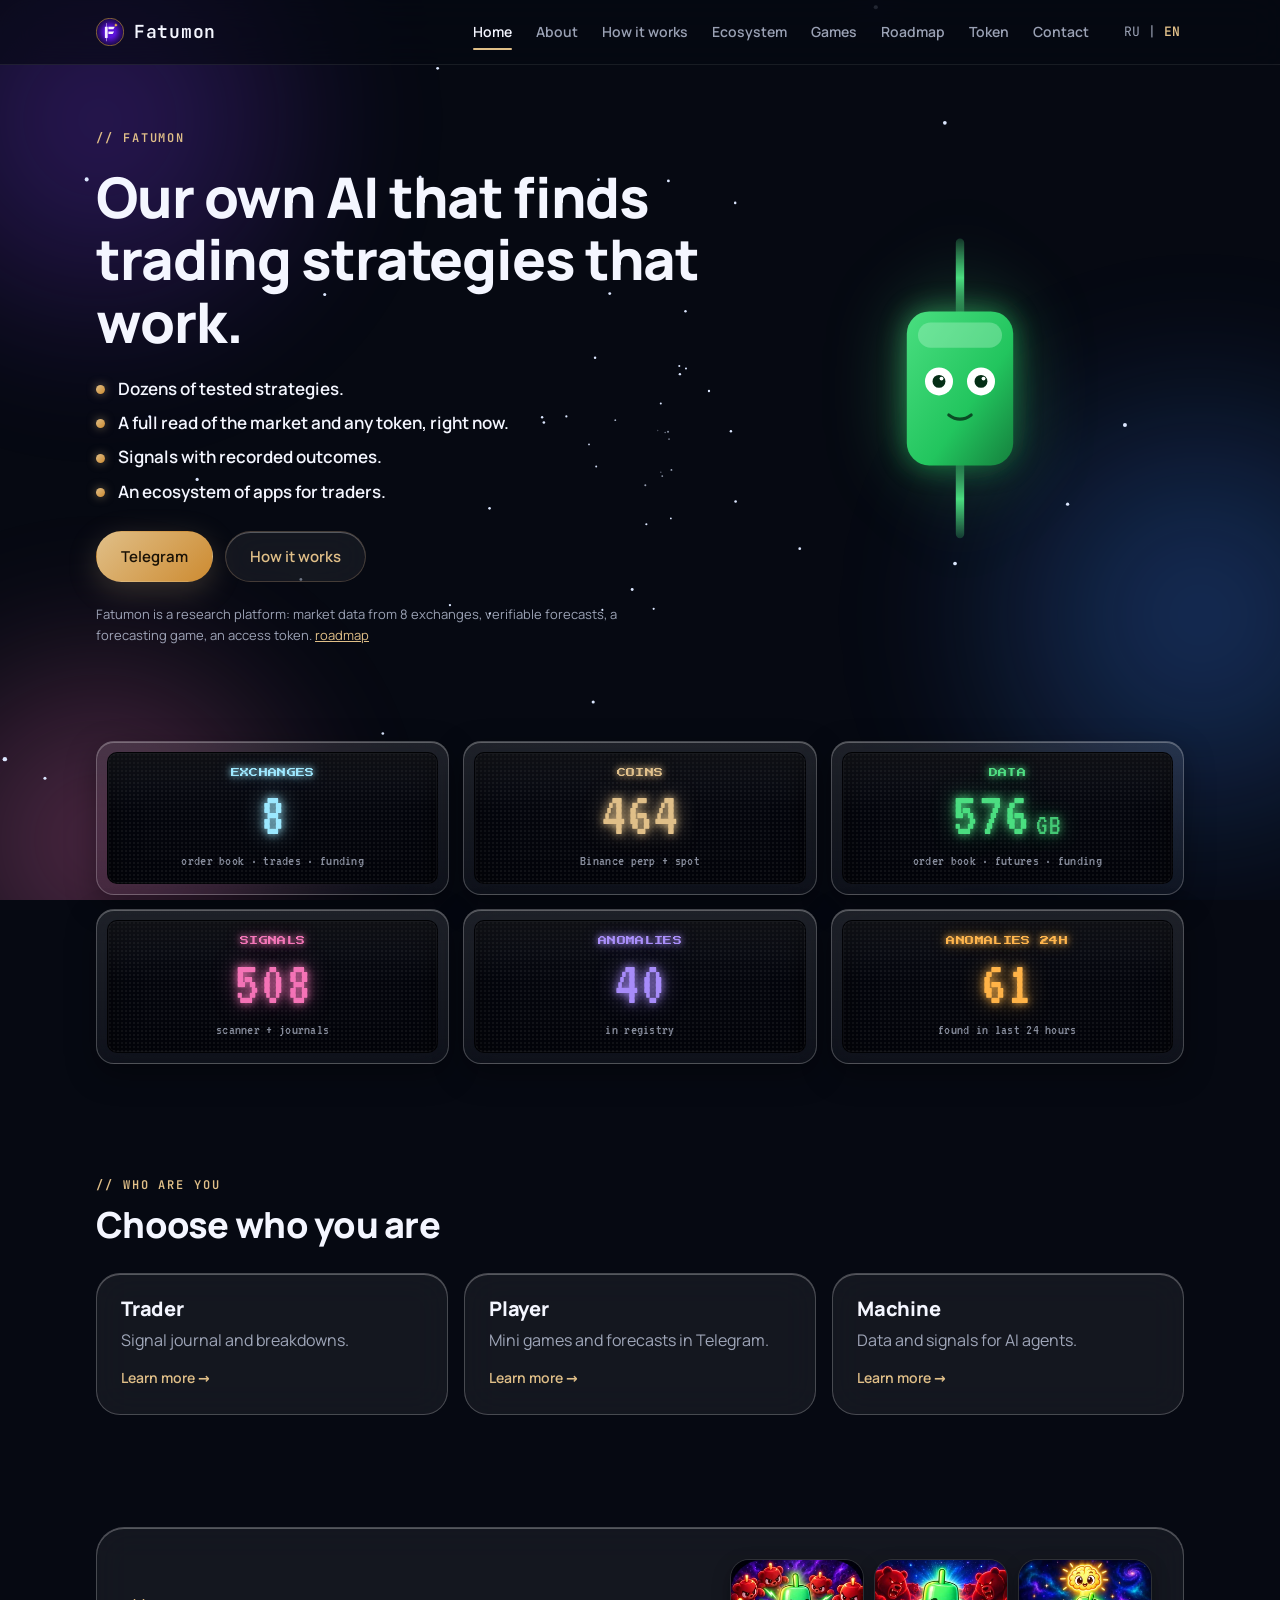
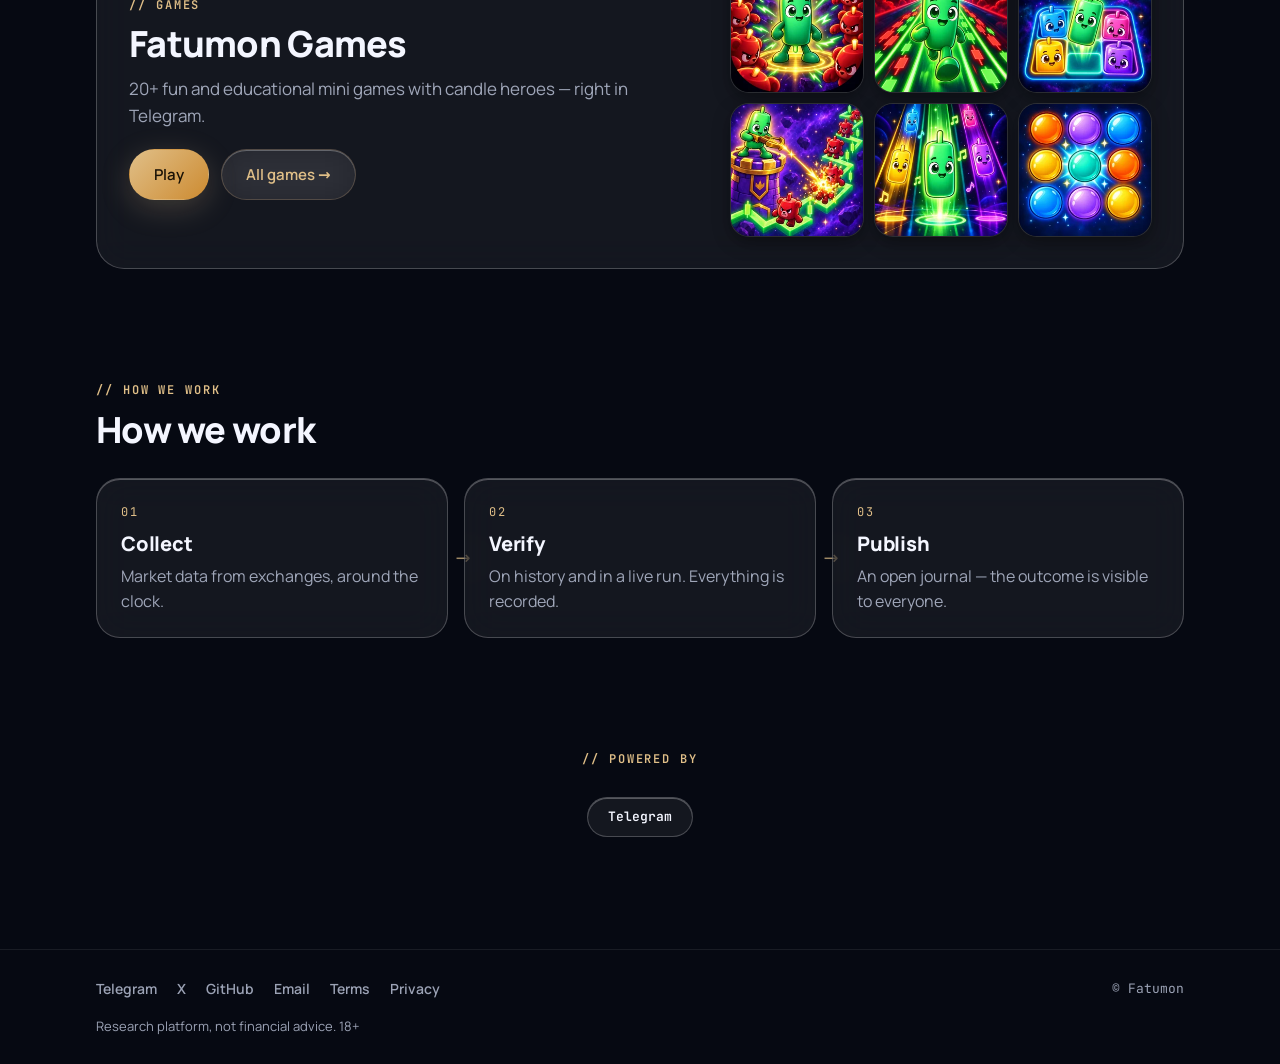
<file: index.html>
<!doctype html>
<html lang="ru" class="i18n-loading">
<head>
<meta charset="utf-8">
<meta name="viewport" content="width=device-width,initial-scale=1">
<title data-i18n="home.title">Fatumon — собственный ИИ для торговых стратегий</title>
<meta name="description" content="Fatumon — исследовательская платформа: рыночные данные с 8 бирж, проверяемые прогнозы, игра на прогнозах, токен доступа." data-i18n-attr="content:home.meta">
<meta property="og:title" content="Fatumon — собственный ИИ для торговых стратегий" data-i18n-attr="content:home.title">
<meta property="og:description" content="Fatumon — исследовательская платформа: рыночные данные с 8 бирж, проверяемые прогнозы, игра на прогнозах, токен доступа." data-i18n-attr="content:home.meta">
<meta property="og:type" content="website">
<meta property="og:url" content="https://fatumon.com/">
<meta property="og:site_name" content="Fatumon">
<meta property="og:image" content="https://fatumon.com/assets/brand/og-image.png">
<meta property="og:image:width" content="1200">
<meta property="og:image:height" content="630">
<meta property="og:image:alt" content="Fatumon — знак проекта" data-i18n-attr="content:common.og.alt">
<meta name="twitter:card" content="summary_large_image">
<meta name="twitter:site" content="@fatumon_token">
<meta name="twitter:image" content="https://fatumon.com/assets/brand/og-image.png">
<meta name="twitter:image:alt" content="Fatumon — знак проекта" data-i18n-attr="content:common.og.alt">
<meta name="theme-color" content="#060912">
<link rel="icon" href="assets/brand/favicon.ico" sizes="any">
<link rel="icon" type="image/svg+xml" href="assets/brand/logo.svg">
<link rel="apple-touch-icon" href="assets/brand/apple-touch-icon.png">
<link rel="stylesheet" href="assets/style.css">
<script src="assets/app.js" defer></script>
<noscript><style>html.i18n-loading body{visibility:visible}</style></noscript>
</head>
<body data-page="home">

<div class="bg" aria-hidden="true">
  <div class="blob blob-violet"></div>
  <div class="blob blob-blue"></div>
  <div class="blob blob-pink"></div>
  <canvas id="stars"></canvas>
</div>

<header class="site-head">
  <div class="wrap head-inner">
    <a class="logo" href="./"><img src="assets/brand/logo.svg" alt="" width="28" height="28"><span>Fatumon</span></a>
    <nav class="nav" id="nav" aria-label="Основная навигация" data-i18n-attr="aria-label:common.nav.label">
      <a href="./" data-nav="home" data-i18n="common.nav.home">Главная</a>
      <a href="about/" data-nav="about" data-i18n="common.nav.about">О нас</a>
      <a href="how/" data-nav="how" data-i18n="common.nav.how">Как это работает</a>
      <a href="ecosystem/" data-nav="ecosystem" data-i18n="common.nav.ecosystem">Экосистема</a>
      <a href="games/" data-nav="games" data-i18n="common.nav.games">Игры</a>
      <a href="roadmap/" data-nav="roadmap" data-i18n="common.nav.roadmap">Дорожная карта</a>
      <a href="token/" data-nav="token" data-i18n="common.nav.token">Токен</a>
      <a href="contact/" data-nav="contact" data-i18n="common.nav.contact">Контакты</a>
    </nav>
    <div class="head-tools">
      <div class="lang" role="group" aria-label="Язык" data-i18n-attr="aria-label:common.lang.label">
        <button type="button" data-lang="ru" aria-pressed="true">RU</button>
        <span aria-hidden="true">|</span>
        <button type="button" data-lang="en" aria-pressed="false">EN</button>
      </div>
      <button type="button" class="burger" aria-expanded="false" aria-controls="nav" aria-label="Меню" data-i18n-attr="aria-label:common.burger">
        <svg class="ic-open" viewBox="0 0 20 20" fill="none" stroke="currentColor" stroke-width="2" stroke-linecap="round"><path d="M3 5h14M3 10h14M3 15h14"/></svg>
        <svg class="ic-close" viewBox="0 0 20 20" fill="none" stroke="currentColor" stroke-width="2" stroke-linecap="round"><path d="M5 5l10 10M15 5L5 15"/></svg>
      </button>
    </div>
  </div>
</header>

<main>
  <!-- 1. Герой -->
  <section class="wrap hero">
    <div>
      <span class="tag" data-i18n="home.hero.tag">// FATUMON</span>
      <h1 data-i18n="home.hero.title">Собственный ИИ, который находит рабочие торговые стратегии.</h1>
      <ul class="hero-lines">
        <li data-i18n="home.hero.line1">Десятки проверенных стратегий.</li>
        <li data-i18n="home.hero.line2">Полный анализ рынка и любого токена в моменте.</li>
        <li data-i18n="home.hero.line3">Сигналы с результатом.</li>
        <li data-i18n="home.hero.line4">Экосистема приложений для трейдера.</li>
      </ul>
      <div class="hero-actions">
        <a class="btn btn-primary" href="https://t.me/fatumon" target="_blank" rel="noopener" data-i18n="home.hero.telegram">Telegram</a>
        <a class="btn btn-ghost" href="how/" data-i18n="home.hero.how">Как это работает</a>
      </div>
      <p class="hero-note">
        <span data-i18n="home.hero.note">Fatumon — исследовательская платформа: рыночные данные с 8 бирж, проверяемые прогнозы, игра на прогнозах, токен доступа.</span>
        <a href="roadmap/" data-i18n="home.hero.roadmap">дорожная карта</a>
      </p>
    </div>
    <div class="mascot">
      <svg id="mascot" viewBox="0 0 200 240" role="img" aria-label="Маскот Fatumon — зелёная свеча с глазами" data-i18n-attr="aria-label:home.mascot.alt">
        <defs>
          <linearGradient id="mg" x1="0" y1="0" x2="1" y2="1">
            <stop offset="0" stop-color="#4ADE80"/>
            <stop offset=".6" stop-color="#22C55E"/>
            <stop offset="1" stop-color="#15803D"/>
          </linearGradient>
          <linearGradient id="mw" x1="0" y1="0" x2="0" y2="1">
            <stop offset="0" stop-color="#4ADE80" stop-opacity=".2"/>
            <stop offset=".5" stop-color="#4ADE80"/>
            <stop offset="1" stop-color="#4ADE80" stop-opacity=".2"/>
          </linearGradient>
          <filter id="mglow" x="-50%" y="-50%" width="200%" height="200%">
            <feGaussianBlur stdDeviation="10"/>
          </filter>
        </defs>
        <rect x="62" y="66" width="76" height="110" rx="16" fill="url(#mg)" opacity=".55" filter="url(#mglow)"/>
        <rect x="97" y="14" width="6" height="56" rx="3" fill="url(#mw)"/>
        <rect x="97" y="172" width="6" height="56" rx="3" fill="url(#mw)"/>
        <rect x="62" y="66" width="76" height="110" rx="16" fill="url(#mg)"/>
        <rect x="70" y="74" width="60" height="18" rx="9" fill="#BBF7D0" opacity=".35"/>
        <g class="eye">
          <circle cx="85" cy="116" r="10" fill="#fff"/>
          <g class="pupil">
            <circle cx="85" cy="116" r="4.6" fill="#052e16"/>
            <circle cx="86.8" cy="114" r="1.4" fill="#fff"/>
          </g>
        </g>
        <g class="eye">
          <circle cx="115" cy="116" r="10" fill="#fff"/>
          <g class="pupil">
            <circle cx="115" cy="116" r="4.6" fill="#052e16"/>
            <circle cx="116.8" cy="114" r="1.4" fill="#fff"/>
          </g>
        </g>
        <path d="M92 140 q8 6 16 0" fill="none" stroke="#052e16" stroke-width="2.2" stroke-linecap="round" opacity=".8"/>
      </svg>
    </div>
  </section>

  <!-- 2. Счётчики -->
  <section class="wrap section" id="stats">
    <div class="stats" role="list">
      <div class="px-cell" role="listitem" style="--px:#9BE8FF">
        <div class="px-screen">
          <span class="px-label" data-i18n="home.stats.exchanges.label">EXCHANGES</span>
          <span class="px-num"><span data-stat="exchanges" data-fallback="8">8</span></span>
          <span class="px-note" data-i18n="home.stats.exchanges.note">order book · trades · funding</span>
        </div>
      </div>
      <div class="px-cell" role="listitem" style="--px:#e0bf88">
        <div class="px-screen">
          <span class="px-label" data-i18n="home.stats.coins.label">COINS</span>
          <span class="px-num"><span data-stat="coins" data-fallback="476">476</span></span>
          <span class="px-note" data-i18n="home.stats.coins.note">Binance perp + spot</span>
        </div>
      </div>
      <div class="px-cell" role="listitem" style="--px:#4ADE80">
        <div class="px-screen">
          <span class="px-label" data-i18n="home.stats.data.label">DATA</span>
          <span class="px-num"><span data-stat="data_gb" data-fallback="150">150</span><span class="px-unit">GB</span></span>
          <span class="px-note" data-i18n="home.stats.data.note">order book · futures · funding</span>
        </div>
      </div>
      <div class="px-cell" role="listitem" style="--px:#F472B6">
        <div class="px-screen">
          <span class="px-label" data-i18n="home.stats.signals.label">SIGNALS</span>
          <span class="px-num"><span data-stat="signals" data-fallback="523">523</span></span>
          <span class="px-note" data-i18n="home.stats.signals.note">scanner + journals</span>
        </div>
      </div>
      <div class="px-cell" role="listitem" style="--px:#A78BFA">
        <div class="px-screen">
          <span class="px-label" data-i18n="home.stats.anomalies.label">ANOMALIES</span>
          <span class="px-num"><span data-stat="anomalies" data-fallback="40">40</span></span>
          <span class="px-note" data-i18n="home.stats.anomalies.note">in registry</span>
        </div>
      </div>
      <div class="px-cell" role="listitem" style="--px:#ffb347">
        <div class="px-screen">
          <span class="px-label" data-i18n="home.stats.anomalies24.label">ANOMALIES 24H</span>
          <span class="px-num"><span data-stat="anomalies_24h" data-fallback="108">108</span></span>
          <span class="px-note" data-i18n="home.stats.anomalies24.note">found in last 24 hours</span>
        </div>
      </div>
    </div>
  </section>

  <!-- 3. Кто ты -->
  <section class="wrap section">
    <div class="section-head">
      <span class="tag" data-i18n="home.who.tag">// КТО ТЫ</span>
      <h2 data-i18n="home.who.title">Выбери, кто ты</h2>
    </div>
    <div class="grid-3">
      <a class="card" href="ecosystem/#trader">
        <h3 data-i18n="home.who.trader.title">Трейдер</h3>
        <p data-i18n="home.who.trader.text">Журнал сигналов и разборы.</p>
        <span class="card-more" data-i18n="home.who.more">Подробнее →</span>
      </a>
      <a class="card" href="games/">
        <h3 data-i18n="home.who.player.title">Игрок</h3>
        <p data-i18n="home.who.player.text">Мини-игры и прогнозы в Telegram.</p>
        <span class="card-more" data-i18n="home.who.more">Подробнее →</span>
      </a>
      <a class="card" href="ecosystem/#machine">
        <h3 data-i18n="home.who.machine.title">Машина</h3>
        <p data-i18n="home.who.machine.text">Данные и сигналы для ИИ-агентов.</p>
        <span class="card-more" data-i18n="home.who.more">Подробнее →</span>
      </a>
    </div>
  </section>

  <!-- 4. Игры -->
  <section class="wrap section" id="games">
    <div class="card card-lg home-games">
      <div>
        <span class="tag" data-i18n="home.games.tag">// ИГРЫ</span>
        <h2 data-i18n="home.games.title">Игры Fatumon</h2>
        <p data-i18n="home.games.text">20+ развлекательных и обучающих мини-игр с героями-свечами — прямо в Telegram.</p>
        <div class="hero-actions">
          <a class="btn btn-primary" href="https://t.me/fatumon_bot?startapp=site" target="_blank" rel="noopener" data-i18n="home.games.play">Играть</a>
          <a class="btn btn-ghost" href="games/" data-i18n="home.games.all">Все игры →</a>
        </div>
      </div>
      <ul class="home-games-icons">
        <li><img src="assets/games/icons/icon_siege.webp" alt="Осада" data-i18n-attr="alt:games.g.siege.name" width="256" height="256" loading="lazy"></li>
        <li><img src="assets/games/icons/icon_runner3d.webp" alt="Candle Rush 3D" data-i18n-attr="alt:games.g.runner3d.name" width="256" height="256" loading="lazy"></li>
        <li><img src="assets/games/icons/icon_iqblocks.webp" alt="Fatumon IQ" data-i18n-attr="alt:games.g.iqblocks.name" width="256" height="256" loading="lazy"></li>
        <li><img src="assets/games/icons/icon_defense.webp" alt="Chart Defense" data-i18n-attr="alt:games.g.defense.name" width="256" height="256" loading="lazy"></li>
        <li><img src="assets/games/icons/icon_rhythm.webp" alt="Candle Beat" data-i18n-attr="alt:games.g.rhythm.name" width="256" height="256" loading="lazy"></li>
        <li><img src="assets/games/icons/icon_match.webp" alt="Fatumon Match" data-i18n-attr="alt:games.g.match.name" width="256" height="256" loading="lazy"></li>
      </ul>
    </div>
  </section>

  <!-- 5. Как мы работаем -->
  <section class="wrap section">
    <div class="section-head">
      <span class="tag" data-i18n="home.how.tag">// КАК МЫ РАБОТАЕМ</span>
      <h2 data-i18n="home.how.title">Как мы работаем</h2>
    </div>
    <div class="steps">
      <div class="card step">
        <span class="num">01</span>
        <h3 data-i18n="home.how.s1.title">Собираем</h3>
        <p data-i18n="home.how.s1.text">Рыночные данные с бирж, круглосуточно.</p>
      </div>
      <div class="card step">
        <span class="num">02</span>
        <h3 data-i18n="home.how.s2.title">Проверяем</h3>
        <p data-i18n="home.how.s2.text">На истории и в живом прогоне. Всё записывается.</p>
      </div>
      <div class="card step">
        <span class="num">03</span>
        <h3 data-i18n="home.how.s3.title">Публикуем</h3>
        <p data-i18n="home.how.s3.text">Открытый журнал — результат виден каждому.</p>
      </div>
    </div>
  </section>

  <!-- 6. Powered by -->
  <section class="wrap section">
    <div class="section-head" style="text-align:center">
      <span class="tag" data-i18n="home.powered.tag">// POWERED BY</span>
    </div>
    <div class="pills">
      <span class="pill">Telegram</span>
    </div>
  </section>
</main>

<footer class="site-foot">
  <div class="wrap foot-inner">
    <div class="foot-links">
      <a href="https://t.me/fatumon" target="_blank" rel="noopener" data-i18n="common.footer.telegram">Telegram</a>
      <a href="https://x.com/fatumon_token" target="_blank" rel="noopener" data-i18n="common.footer.x">X</a>
      <a href="https://github.com/fatumon-token" target="_blank" rel="noopener" data-i18n="common.footer.github">GitHub</a>
      <a href="mailto:fatumon.token@gmail.com" data-i18n="common.footer.mail">Почта</a>
      <a href="terms/" data-i18n="common.footer.terms">Условия</a>
      <a href="privacy/" data-i18n="common.footer.privacy">Конфиденциальность</a>
    </div>
    <div class="copy" data-i18n="common.footer.copy">© Fatumon</div>
  </div>
  <div class="wrap"><p class="foot-disclaimer" data-i18n="common.footer.disclaimer">Это исследовательская платформа, не финансовый совет. 18+</p></div>
</footer>

</body>
</html>
</file>
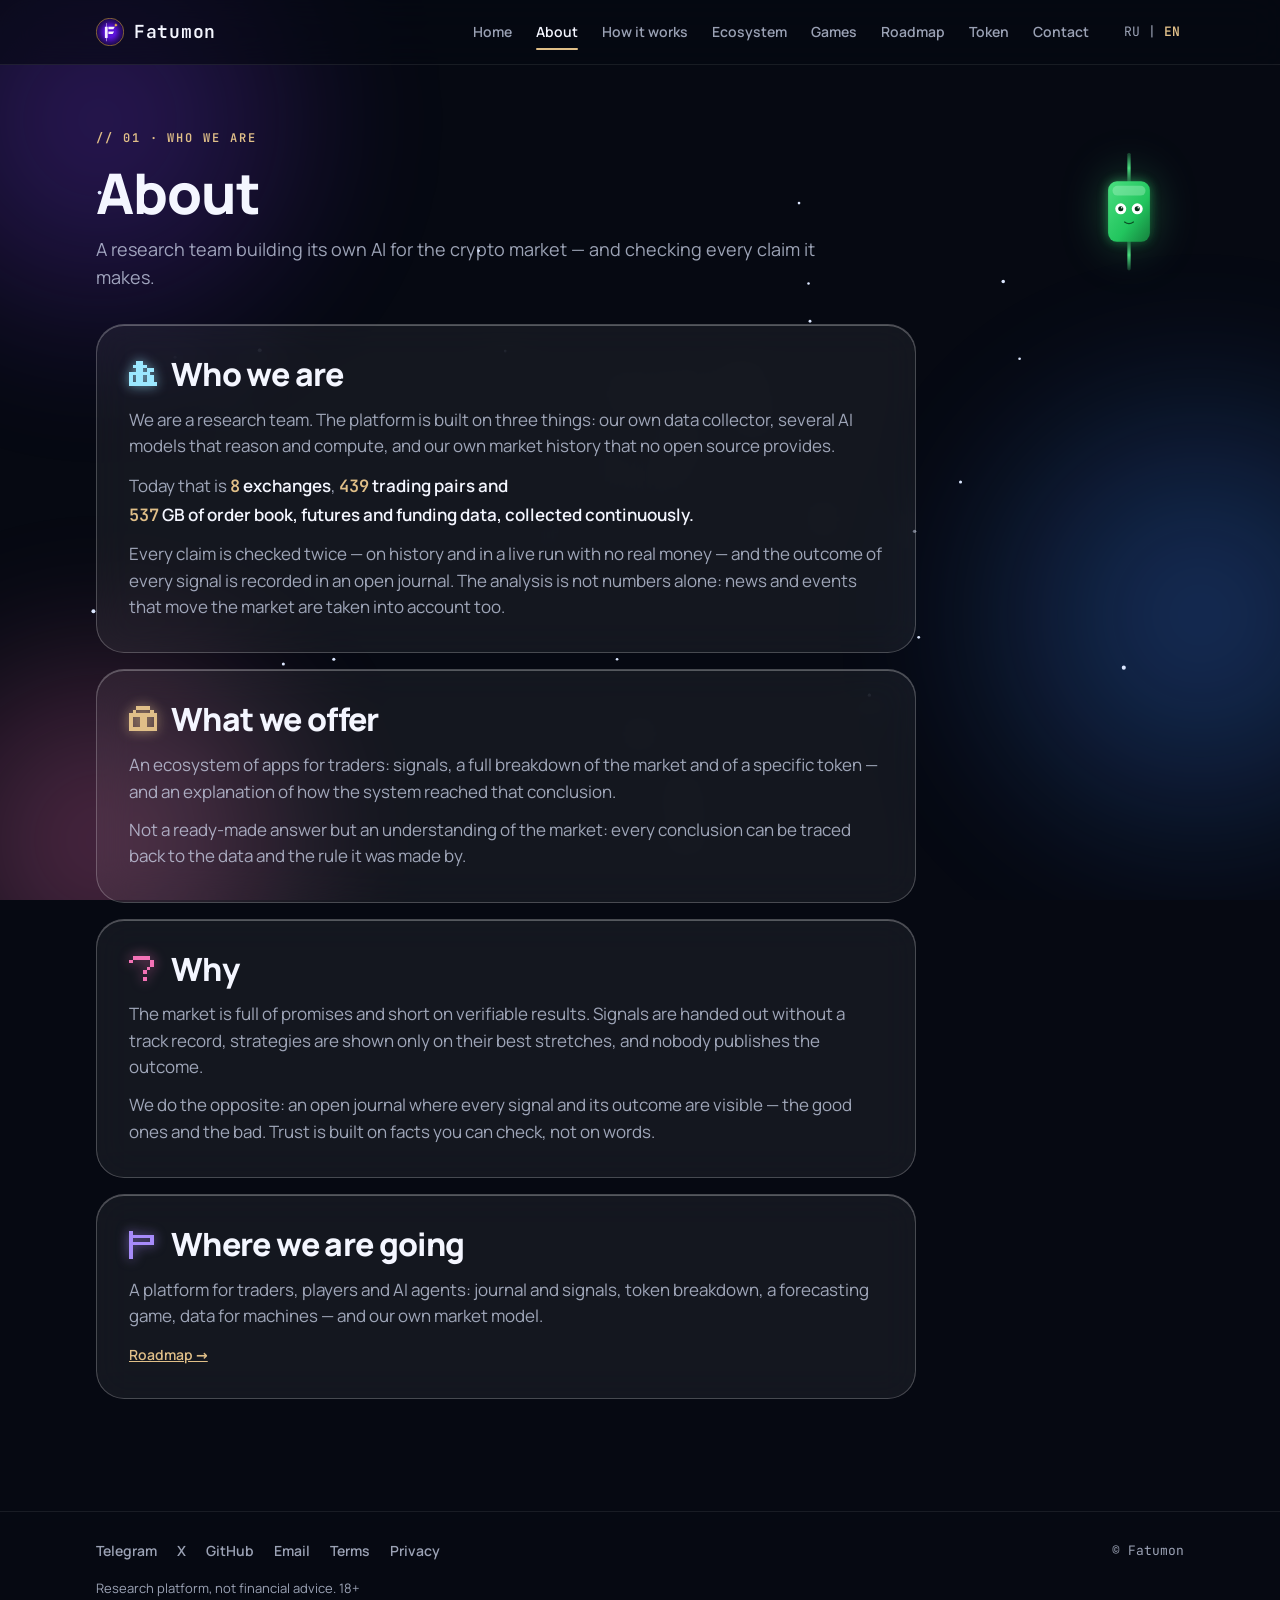
<file: about/index.html>
<!doctype html>
<html lang="ru" class="i18n-loading">
<head>
<meta charset="utf-8">
<meta name="viewport" content="width=device-width,initial-scale=1">
<title data-i18n="about.title">О нас — Fatumon</title>
<meta name="description" content="Кто мы, на чём построена платформа, что мы предлагаем и куда идём." data-i18n-attr="content:about.meta">
<meta property="og:title" content="О нас — Fatumon" data-i18n-attr="content:about.title">
<meta property="og:description" content="Кто мы, на чём построена платформа, что мы предлагаем и куда идём." data-i18n-attr="content:about.meta">
<meta property="og:type" content="website">
<meta property="og:url" content="https://fatumon.com/about/">
<meta property="og:site_name" content="Fatumon">
<meta property="og:image" content="https://fatumon.com/assets/brand/og-image.png">
<meta property="og:image:width" content="1200">
<meta property="og:image:height" content="630">
<meta property="og:image:alt" content="Fatumon — знак проекта" data-i18n-attr="content:common.og.alt">
<meta name="twitter:card" content="summary_large_image">
<meta name="twitter:site" content="@fatumon_token">
<meta name="twitter:image" content="https://fatumon.com/assets/brand/og-image.png">
<meta name="twitter:image:alt" content="Fatumon — знак проекта" data-i18n-attr="content:common.og.alt">
<meta name="theme-color" content="#060912">
<link rel="icon" href="../assets/brand/favicon.ico" sizes="any">
<link rel="icon" type="image/svg+xml" href="../assets/brand/logo.svg">
<link rel="apple-touch-icon" href="../assets/brand/apple-touch-icon.png">
<link rel="stylesheet" href="../assets/style.css">
<script src="../assets/app.js" defer></script>
<noscript><style>html.i18n-loading body{visibility:visible}</style></noscript>
</head>
<body data-page="about">

<div class="bg" aria-hidden="true">
  <div class="blob blob-violet"></div>
  <div class="blob blob-blue"></div>
  <div class="blob blob-pink"></div>
  <canvas id="stars"></canvas>
</div>

<header class="site-head">
  <div class="wrap head-inner">
    <a class="logo" href="../"><img src="../assets/brand/logo.svg" alt="" width="28" height="28"><span>Fatumon</span></a>
    <nav class="nav" id="nav" aria-label="Основная навигация" data-i18n-attr="aria-label:common.nav.label">
      <a href="../" data-nav="home" data-i18n="common.nav.home">Главная</a>
      <a href="../about/" data-nav="about" data-i18n="common.nav.about">О нас</a>
      <a href="../how/" data-nav="how" data-i18n="common.nav.how">Как это работает</a>
      <a href="../ecosystem/" data-nav="ecosystem" data-i18n="common.nav.ecosystem">Экосистема</a>
      <a href="../games/" data-nav="games" data-i18n="common.nav.games">Игры</a>
      <a href="../roadmap/" data-nav="roadmap" data-i18n="common.nav.roadmap">Дорожная карта</a>
      <a href="../token/" data-nav="token" data-i18n="common.nav.token">Токен</a>
      <a href="../contact/" data-nav="contact" data-i18n="common.nav.contact">Контакты</a>
    </nav>
    <div class="head-tools">
      <div class="lang" role="group" aria-label="Язык" data-i18n-attr="aria-label:common.lang.label">
        <button type="button" data-lang="ru" aria-pressed="true">RU</button>
        <span aria-hidden="true">|</span>
        <button type="button" data-lang="en" aria-pressed="false">EN</button>
      </div>
      <button type="button" class="burger" aria-expanded="false" aria-controls="nav" aria-label="Меню" data-i18n-attr="aria-label:common.burger">
        <svg class="ic-open" viewBox="0 0 20 20" fill="none" stroke="currentColor" stroke-width="2" stroke-linecap="round"><path d="M3 5h14M3 10h14M3 15h14"/></svg>
        <svg class="ic-close" viewBox="0 0 20 20" fill="none" stroke="currentColor" stroke-width="2" stroke-linecap="round"><path d="M5 5l10 10M15 5L5 15"/></svg>
      </button>
    </div>
  </div>
</header>

<main>
  <section class="wrap page-head page-head-mascot">
    <div>
      <span class="tag" data-i18n="about.tag">// 01 · КТО МЫ</span>
      <h1 data-i18n="about.h1">О нас</h1>
    <p class="lead" data-i18n="about.lead">Исследовательская команда, которая строит собственный ИИ для рынка криптовалют — и проверяет каждое утверждение.</p>
    </div>
    <div class="mascot mascot-sm">
      <svg id="mascot" viewBox="0 0 200 240" role="img" aria-label="Маскот Fatumon — зелёная свеча с глазами" data-i18n-attr="aria-label:home.mascot.alt">
        <defs>
          <linearGradient id="mg" x1="0" y1="0" x2="1" y2="1">
            <stop offset="0" stop-color="#4ADE80"/>
            <stop offset=".6" stop-color="#22C55E"/>
            <stop offset="1" stop-color="#15803D"/>
          </linearGradient>
          <linearGradient id="mw" x1="0" y1="0" x2="0" y2="1">
            <stop offset="0" stop-color="#4ADE80" stop-opacity=".2"/>
            <stop offset=".5" stop-color="#4ADE80"/>
            <stop offset="1" stop-color="#4ADE80" stop-opacity=".2"/>
          </linearGradient>
          <filter id="mglow" x="-50%" y="-50%" width="200%" height="200%">
            <feGaussianBlur stdDeviation="10"/>
          </filter>
        </defs>
        <rect x="62" y="66" width="76" height="110" rx="16" fill="url(#mg)" opacity=".55" filter="url(#mglow)"/>
        <rect x="97" y="14" width="6" height="56" rx="3" fill="url(#mw)"/>
        <rect x="97" y="172" width="6" height="56" rx="3" fill="url(#mw)"/>
        <rect x="62" y="66" width="76" height="110" rx="16" fill="url(#mg)"/>
        <rect x="70" y="74" width="60" height="18" rx="9" fill="#BBF7D0" opacity=".35"/>
        <g class="eye">
          <circle cx="85" cy="116" r="10" fill="#fff"/>
          <g class="pupil">
            <circle cx="85" cy="116" r="4.6" fill="#052e16"/>
            <circle cx="86.8" cy="114" r="1.4" fill="#fff"/>
          </g>
        </g>
        <g class="eye">
          <circle cx="115" cy="116" r="10" fill="#fff"/>
          <g class="pupil">
            <circle cx="115" cy="116" r="4.6" fill="#052e16"/>
            <circle cx="116.8" cy="114" r="1.4" fill="#fff"/>
          </g>
        </g>
        <path d="M92 140 q8 6 16 0" fill="none" stroke="#052e16" stroke-width="2.2" stroke-linecap="round" opacity=".8"/>
      </svg>
    </div>
  </section>
  <section class="wrap section" style="padding-top:8px">
    <div class="stack narrow">
      <div class="card card-lg block">
        <div class="block-head"><svg class="px-icon" style="--px:#9BE8FF" viewBox="0 0 8 8" aria-hidden="true" shape-rendering="crispEdges"><path d="M2 0h1v1h-1zM3 0h1v1h-1zM1 1h1v1h-1zM2 1h1v1h-1zM3 1h1v1h-1zM4 1h1v1h-1zM2 2h1v1h-1zM3 2h1v1h-1zM5 2h1v1h-1zM6 2h1v1h-1zM0 3h1v1h-1zM1 3h1v1h-1zM2 3h1v1h-1zM3 3h1v1h-1zM4 3h1v1h-1zM5 3h1v1h-1zM0 4h1v1h-1zM2 4h1v1h-1zM3 4h1v1h-1zM5 4h1v1h-1zM6 4h1v1h-1zM0 5h1v1h-1zM2 5h1v1h-1zM3 5h1v1h-1zM5 5h1v1h-1zM6 5h1v1h-1zM0 6h1v1h-1zM1 6h1v1h-1zM2 6h1v1h-1zM3 6h1v1h-1zM4 6h1v1h-1zM5 6h1v1h-1zM6 6h1v1h-1zM7 6h1v1h-1z" fill="currentColor"/></svg><h2 data-i18n="about.who.title">Кто мы</h2></div>
        <p data-i18n="about.who.p1">Мы исследовательская команда. Платформа построена на трёх вещах: собственный сборщик данных, несколько ИИ-моделей, которые рассуждают и считают, и собственная база истории рынка, которой нет в открытом доступе.</p>
        <p class="facts">
          <span data-i18n="about.who.p2.a">Сейчас это</span>
          <strong class="fact"><span data-stat="exchanges" data-fallback="8">8</span> <span data-i18n="about.who.p2.ex">бирж</span></strong>,
          <strong class="fact"><span data-stat="coins" data-fallback="476">476</span> <span data-i18n="about.who.p2.pairs">торговых пар и</span></strong>
          <strong class="fact"><span data-stat="data_gb" data-fallback="152">152</span> <span data-i18n="about.who.p2.gb">GB стакана, фьючерсов и фандинга, собранных непрерывно.</span></strong>
        </p>
        <p data-i18n="about.who.p3">Каждое утверждение проверяется дважды — на истории и в живом прогоне без денег, — а итог каждого сигнала записывается в открытый журнал. В анализ входят не только цифры: новости и события, которые двигают рынок, тоже учитываются.</p>
      </div>
      <div class="card card-lg block">
        <div class="block-head"><svg class="px-icon" style="--px:#e0bf88" viewBox="0 0 8 8" aria-hidden="true" shape-rendering="crispEdges"><path d="M2 0h1v1h-1zM3 0h1v1h-1zM4 0h1v1h-1zM5 0h1v1h-1zM1 1h1v1h-1zM6 1h1v1h-1zM0 2h1v1h-1zM1 2h1v1h-1zM2 2h1v1h-1zM3 2h1v1h-1zM4 2h1v1h-1zM5 2h1v1h-1zM6 2h1v1h-1zM7 2h1v1h-1zM0 3h1v1h-1zM3 3h1v1h-1zM4 3h1v1h-1zM7 3h1v1h-1zM0 4h1v1h-1zM3 4h1v1h-1zM4 4h1v1h-1zM7 4h1v1h-1zM0 5h1v1h-1zM3 5h1v1h-1zM4 5h1v1h-1zM7 5h1v1h-1zM0 6h1v1h-1zM1 6h1v1h-1zM2 6h1v1h-1zM3 6h1v1h-1zM4 6h1v1h-1zM5 6h1v1h-1zM6 6h1v1h-1zM7 6h1v1h-1z" fill="currentColor"/></svg><h2 data-i18n="about.offer.title">Что мы предлагаем</h2></div>
        <p data-i18n="about.offer.p1">Экосистему приложений для трейдера: сигналы, полный разбор рынка и конкретного токена — и объяснение, как система пришла к этому выводу.</p>
        <p data-i18n="about.offer.p2">Не готовый ответ, а понимание рынка: каждый вывод можно проследить до данных и правила, по которому он сделан.</p>
      </div>
      <div class="card card-lg block">
        <div class="block-head"><svg class="px-icon" style="--px:#F472B6" viewBox="0 0 8 8" aria-hidden="true" shape-rendering="crispEdges"><path d="M1 0h1v1h-1zM2 0h1v1h-1zM3 0h1v1h-1zM4 0h1v1h-1zM5 0h1v1h-1zM0 1h1v1h-1zM6 1h1v1h-1zM6 2h1v1h-1zM5 3h1v1h-1zM4 4h1v1h-1zM4 6h1v1h-1z" fill="currentColor"/></svg><h2 data-i18n="about.why.title">Зачем</h2></div>
        <p data-i18n="about.why.p1">На рынке много обещаний и мало проверяемых результатов. Сигналы раздают без истории, стратегии показывают только на удачных отрезках, а итог никто не публикует.</p>
        <p data-i18n="about.why.p2">Мы делаем наоборот: открытый журнал, где виден каждый сигнал и его итог — удачный и нет. Доверие строится на фактах, которые можно проверить, а не на словах.</p>
      </div>
      <div class="card card-lg block">
        <div class="block-head"><svg class="px-icon" style="--px:#A78BFA" viewBox="0 0 8 8" aria-hidden="true" shape-rendering="crispEdges"><path d="M0 0h1v1h-1zM0 1h1v1h-1zM1 1h1v1h-1zM2 1h1v1h-1zM3 1h1v1h-1zM4 1h1v1h-1zM5 1h1v1h-1zM6 1h1v1h-1zM0 2h1v1h-1zM6 2h1v1h-1zM0 3h1v1h-1zM1 3h1v1h-1zM2 3h1v1h-1zM3 3h1v1h-1zM4 3h1v1h-1zM5 3h1v1h-1zM6 3h1v1h-1zM0 4h1v1h-1zM0 5h1v1h-1zM0 6h1v1h-1zM0 7h1v1h-1z" fill="currentColor"/></svg><h2 data-i18n="about.where.title">Куда идём</h2></div>
        <p data-i18n="about.where.text">Платформа для трейдеров, игроков и ИИ-агентов: журнал и сигналы, разбор токена, игра на прогнозах, данные для машин — и собственная модель рынка.</p>
        <a class="card-more" href="../roadmap/" data-i18n="about.where.link">Дорожная карта →</a>
      </div>
    </div>
  </section>
</main>

<footer class="site-foot">
  <div class="wrap foot-inner">
    <div class="foot-links">
      <a href="https://t.me/fatumon" target="_blank" rel="noopener" data-i18n="common.footer.telegram">Telegram</a>
      <a href="https://x.com/fatumon_token" target="_blank" rel="noopener" data-i18n="common.footer.x">X</a>
      <a href="https://github.com/fatumon-token" target="_blank" rel="noopener" data-i18n="common.footer.github">GitHub</a>
      <a href="mailto:fatumon.token@gmail.com" data-i18n="common.footer.mail">Почта</a>
      <a href="../terms/" data-i18n="common.footer.terms">Условия</a>
      <a href="../privacy/" data-i18n="common.footer.privacy">Конфиденциальность</a>
    </div>
    <div class="copy" data-i18n="common.footer.copy">© Fatumon</div>
  </div>
  <div class="wrap"><p class="foot-disclaimer" data-i18n="common.footer.disclaimer">Это исследовательская платформа, не финансовый совет. 18+</p></div>
</footer>

</body>
</html>
</file>
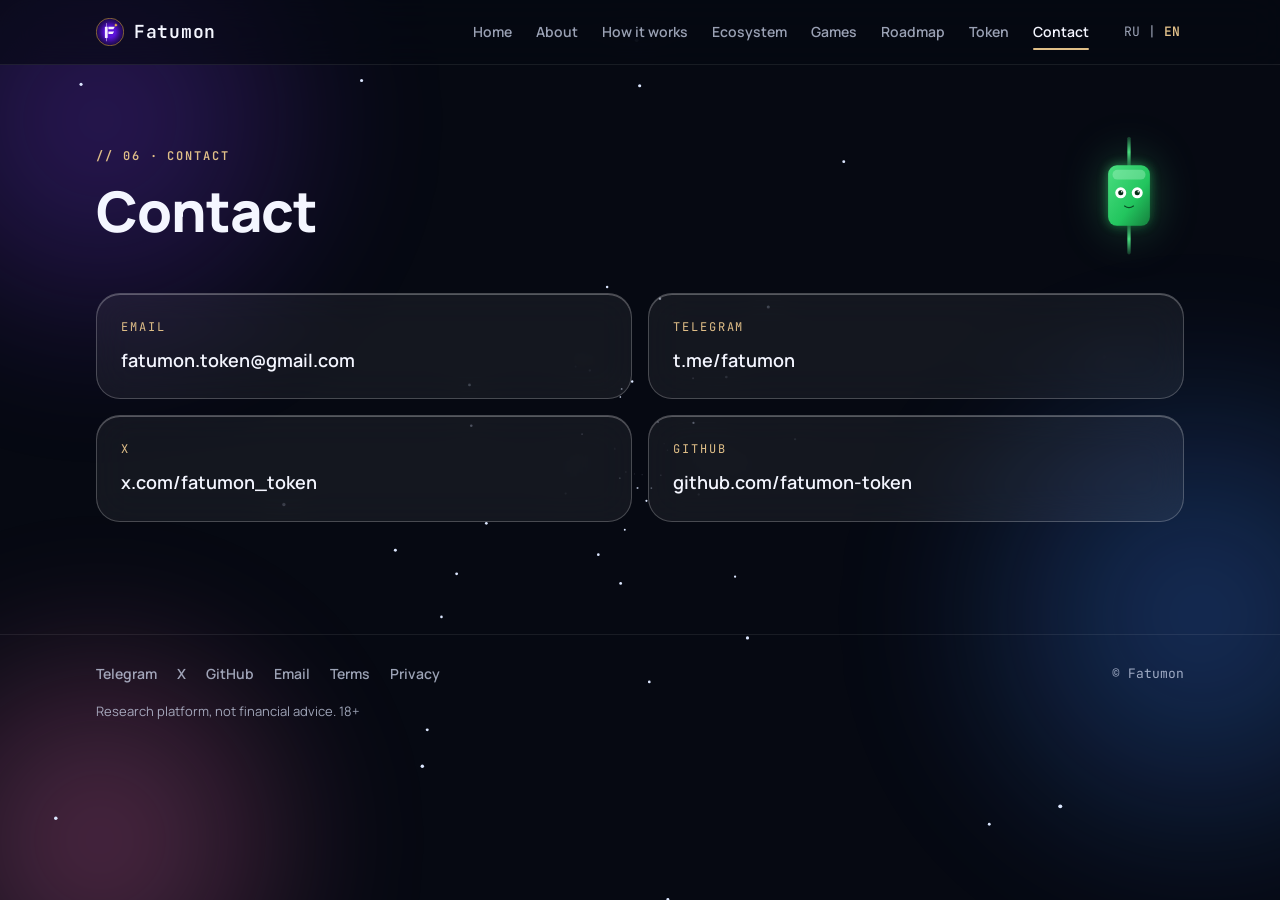
<file: contact/index.html>
<!doctype html>
<html lang="ru" class="i18n-loading">
<head>
<meta charset="utf-8">
<meta name="viewport" content="width=device-width,initial-scale=1">
<title data-i18n="contact.title">Контакты — Fatumon</title>
<meta name="description" content="Почта, Telegram, X и GitHub проекта Fatumon." data-i18n-attr="content:contact.meta">
<meta property="og:title" content="Контакты — Fatumon" data-i18n-attr="content:contact.title">
<meta property="og:description" content="Почта, Telegram, X и GitHub проекта Fatumon." data-i18n-attr="content:contact.meta">
<meta property="og:type" content="website">
<meta property="og:url" content="https://fatumon.com/contact/">
<meta property="og:site_name" content="Fatumon">
<meta property="og:image" content="https://fatumon.com/assets/brand/og-image.png">
<meta property="og:image:width" content="1200">
<meta property="og:image:height" content="630">
<meta property="og:image:alt" content="Fatumon — знак проекта" data-i18n-attr="content:common.og.alt">
<meta name="twitter:card" content="summary_large_image">
<meta name="twitter:site" content="@fatumon_token">
<meta name="twitter:image" content="https://fatumon.com/assets/brand/og-image.png">
<meta name="twitter:image:alt" content="Fatumon — знак проекта" data-i18n-attr="content:common.og.alt">
<meta name="theme-color" content="#060912">
<link rel="icon" href="../assets/brand/favicon.ico" sizes="any">
<link rel="icon" type="image/svg+xml" href="../assets/brand/logo.svg">
<link rel="apple-touch-icon" href="../assets/brand/apple-touch-icon.png">
<link rel="stylesheet" href="../assets/style.css">
<script src="../assets/app.js" defer></script>
<noscript><style>html.i18n-loading body{visibility:visible}</style></noscript>
</head>
<body data-page="contact">

<div class="bg" aria-hidden="true">
  <div class="blob blob-violet"></div>
  <div class="blob blob-blue"></div>
  <div class="blob blob-pink"></div>
  <canvas id="stars"></canvas>
</div>

<header class="site-head">
  <div class="wrap head-inner">
    <a class="logo" href="../"><img src="../assets/brand/logo.svg" alt="" width="28" height="28"><span>Fatumon</span></a>
    <nav class="nav" id="nav" aria-label="Основная навигация" data-i18n-attr="aria-label:common.nav.label">
      <a href="../" data-nav="home" data-i18n="common.nav.home">Главная</a>
      <a href="../about/" data-nav="about" data-i18n="common.nav.about">О нас</a>
      <a href="../how/" data-nav="how" data-i18n="common.nav.how">Как это работает</a>
      <a href="../ecosystem/" data-nav="ecosystem" data-i18n="common.nav.ecosystem">Экосистема</a>
      <a href="../games/" data-nav="games" data-i18n="common.nav.games">Игры</a>
      <a href="../roadmap/" data-nav="roadmap" data-i18n="common.nav.roadmap">Дорожная карта</a>
      <a href="../token/" data-nav="token" data-i18n="common.nav.token">Токен</a>
      <a href="../contact/" data-nav="contact" data-i18n="common.nav.contact">Контакты</a>
    </nav>
    <div class="head-tools">
      <div class="lang" role="group" aria-label="Язык" data-i18n-attr="aria-label:common.lang.label">
        <button type="button" data-lang="ru" aria-pressed="true">RU</button>
        <span aria-hidden="true">|</span>
        <button type="button" data-lang="en" aria-pressed="false">EN</button>
      </div>
      <button type="button" class="burger" aria-expanded="false" aria-controls="nav" aria-label="Меню" data-i18n-attr="aria-label:common.burger">
        <svg class="ic-open" viewBox="0 0 20 20" fill="none" stroke="currentColor" stroke-width="2" stroke-linecap="round"><path d="M3 5h14M3 10h14M3 15h14"/></svg>
        <svg class="ic-close" viewBox="0 0 20 20" fill="none" stroke="currentColor" stroke-width="2" stroke-linecap="round"><path d="M5 5l10 10M15 5L5 15"/></svg>
      </button>
    </div>
  </div>
</header>

<main>
  <section class="wrap page-head page-head-mascot">
    <div>
      <span class="tag" data-i18n="contact.tag">// 06 · КОНТАКТЫ</span>
      <h1 data-i18n="contact.h1">Контакты</h1>
    </div>
    <div class="mascot mascot-sm">
      <svg id="mascot" viewBox="0 0 200 240" role="img" aria-label="Маскот Fatumon — зелёная свеча с глазами" data-i18n-attr="aria-label:home.mascot.alt">
        <defs>
          <linearGradient id="mg" x1="0" y1="0" x2="1" y2="1">
            <stop offset="0" stop-color="#4ADE80"/>
            <stop offset=".6" stop-color="#22C55E"/>
            <stop offset="1" stop-color="#15803D"/>
          </linearGradient>
          <linearGradient id="mw" x1="0" y1="0" x2="0" y2="1">
            <stop offset="0" stop-color="#4ADE80" stop-opacity=".2"/>
            <stop offset=".5" stop-color="#4ADE80"/>
            <stop offset="1" stop-color="#4ADE80" stop-opacity=".2"/>
          </linearGradient>
          <filter id="mglow" x="-50%" y="-50%" width="200%" height="200%">
            <feGaussianBlur stdDeviation="10"/>
          </filter>
        </defs>
        <rect x="62" y="66" width="76" height="110" rx="16" fill="url(#mg)" opacity=".55" filter="url(#mglow)"/>
        <rect x="97" y="14" width="6" height="56" rx="3" fill="url(#mw)"/>
        <rect x="97" y="172" width="6" height="56" rx="3" fill="url(#mw)"/>
        <rect x="62" y="66" width="76" height="110" rx="16" fill="url(#mg)"/>
        <rect x="70" y="74" width="60" height="18" rx="9" fill="#BBF7D0" opacity=".35"/>
        <g class="eye">
          <circle cx="85" cy="116" r="10" fill="#fff"/>
          <g class="pupil">
            <circle cx="85" cy="116" r="4.6" fill="#052e16"/>
            <circle cx="86.8" cy="114" r="1.4" fill="#fff"/>
          </g>
        </g>
        <g class="eye">
          <circle cx="115" cy="116" r="10" fill="#fff"/>
          <g class="pupil">
            <circle cx="115" cy="116" r="4.6" fill="#052e16"/>
            <circle cx="116.8" cy="114" r="1.4" fill="#fff"/>
          </g>
        </g>
        <path d="M92 140 q8 6 16 0" fill="none" stroke="#052e16" stroke-width="2.2" stroke-linecap="round" opacity=".8"/>
      </svg>
    </div>
  </section>
  <section class="wrap section" style="padding-top:8px">
    <div class="grid-2">
      <a class="card contact-card" href="mailto:fatumon.token@gmail.com">
        <span class="label" data-i18n="contact.mail">Почта</span>
        <span class="value">fatumon.token@gmail.com</span>
      </a>
      <a class="card contact-card" href="https://t.me/fatumon" target="_blank" rel="noopener">
        <span class="label" data-i18n="contact.telegram">Telegram</span>
        <span class="value">t.me/fatumon</span>
      </a>
      <a class="card contact-card" href="https://x.com/fatumon_token" target="_blank" rel="noopener">
        <span class="label" data-i18n="contact.x">X</span>
        <span class="value">x.com/fatumon_token</span>
      </a>
      <a class="card contact-card" href="https://github.com/fatumon-token" target="_blank" rel="noopener">
        <span class="label" data-i18n="contact.github">GitHub</span>
        <span class="value">github.com/fatumon-token</span>
      </a>
    </div>
  </section>
</main>

<footer class="site-foot">
  <div class="wrap foot-inner">
    <div class="foot-links">
      <a href="https://t.me/fatumon" target="_blank" rel="noopener" data-i18n="common.footer.telegram">Telegram</a>
      <a href="https://x.com/fatumon_token" target="_blank" rel="noopener" data-i18n="common.footer.x">X</a>
      <a href="https://github.com/fatumon-token" target="_blank" rel="noopener" data-i18n="common.footer.github">GitHub</a>
      <a href="mailto:fatumon.token@gmail.com" data-i18n="common.footer.mail">Почта</a>
      <a href="../terms/" data-i18n="common.footer.terms">Условия</a>
      <a href="../privacy/" data-i18n="common.footer.privacy">Конфиденциальность</a>
    </div>
    <div class="copy" data-i18n="common.footer.copy">© Fatumon</div>
  </div>
  <div class="wrap"><p class="foot-disclaimer" data-i18n="common.footer.disclaimer">Это исследовательская платформа, не финансовый совет. 18+</p></div>
</footer>

</body>
</html>
</file>
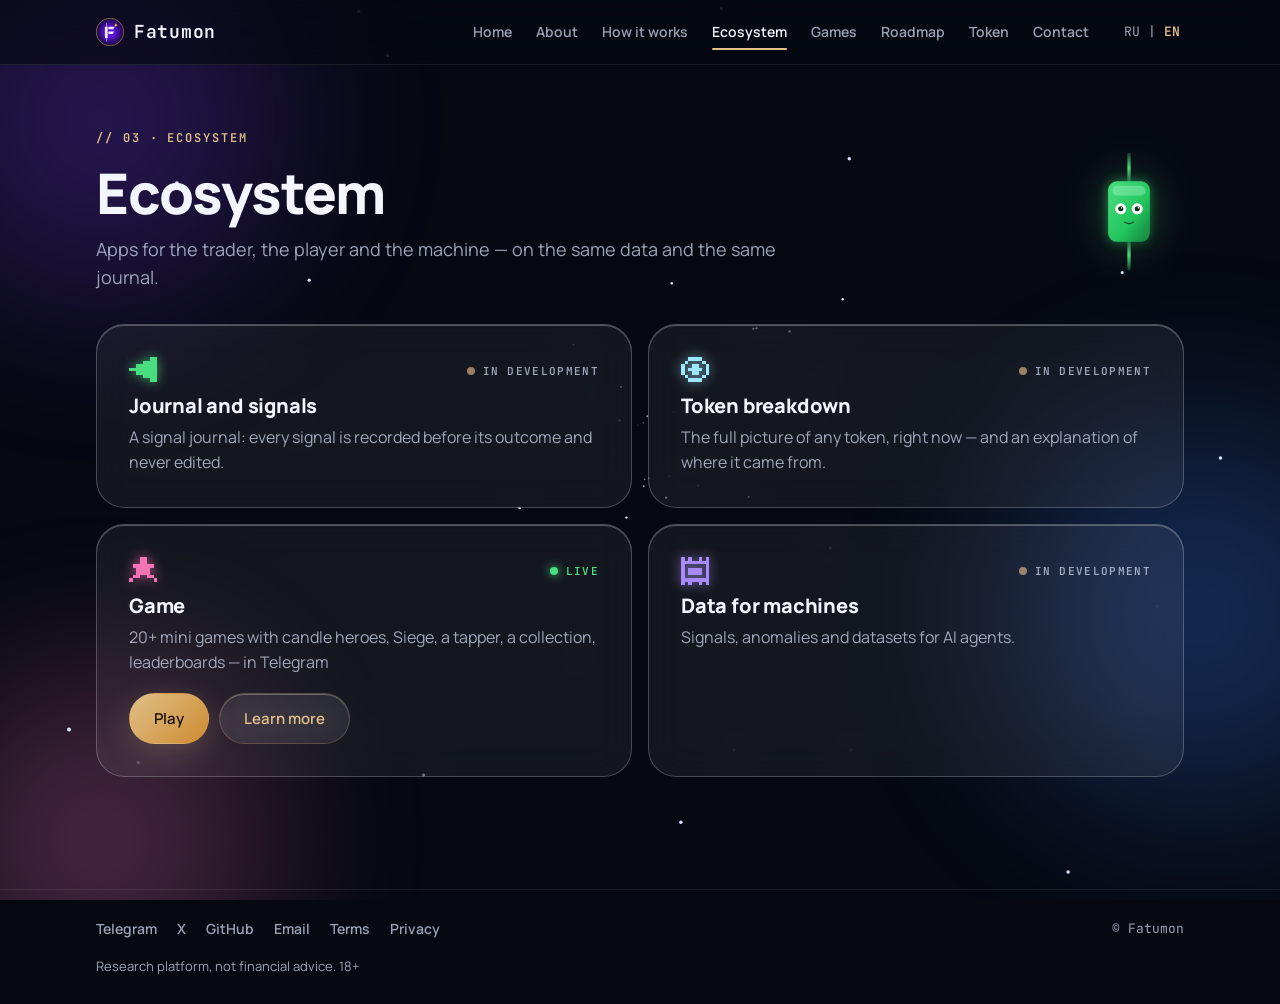
<file: ecosystem/index.html>
<!doctype html>
<html lang="ru" class="i18n-loading">
<head>
<meta charset="utf-8">
<meta name="viewport" content="width=device-width,initial-scale=1">
<title data-i18n="ecosystem.title">Экосистема — Fatumon</title>
<meta name="description" content="Журнал и сигналы, разбор токена, игра на прогнозах, данные для машин." data-i18n-attr="content:ecosystem.meta">
<meta property="og:title" content="Экосистема — Fatumon" data-i18n-attr="content:ecosystem.title">
<meta property="og:description" content="Журнал и сигналы, разбор токена, игра на прогнозах, данные для машин." data-i18n-attr="content:ecosystem.meta">
<meta property="og:type" content="website">
<meta property="og:url" content="https://fatumon.com/ecosystem/">
<meta property="og:site_name" content="Fatumon">
<meta property="og:image" content="https://fatumon.com/assets/brand/og-image.png">
<meta property="og:image:width" content="1200">
<meta property="og:image:height" content="630">
<meta property="og:image:alt" content="Fatumon — знак проекта" data-i18n-attr="content:common.og.alt">
<meta name="twitter:card" content="summary_large_image">
<meta name="twitter:site" content="@fatumon_token">
<meta name="twitter:image" content="https://fatumon.com/assets/brand/og-image.png">
<meta name="twitter:image:alt" content="Fatumon — знак проекта" data-i18n-attr="content:common.og.alt">
<meta name="theme-color" content="#060912">
<link rel="icon" href="../assets/brand/favicon.ico" sizes="any">
<link rel="icon" type="image/svg+xml" href="../assets/brand/logo.svg">
<link rel="apple-touch-icon" href="../assets/brand/apple-touch-icon.png">
<link rel="stylesheet" href="../assets/style.css">
<script src="../assets/app.js" defer></script>
<noscript><style>html.i18n-loading body{visibility:visible}</style></noscript>
</head>
<body data-page="ecosystem">

<div class="bg" aria-hidden="true">
  <div class="blob blob-violet"></div>
  <div class="blob blob-blue"></div>
  <div class="blob blob-pink"></div>
  <canvas id="stars"></canvas>
</div>

<header class="site-head">
  <div class="wrap head-inner">
    <a class="logo" href="../"><img src="../assets/brand/logo.svg" alt="" width="28" height="28"><span>Fatumon</span></a>
    <nav class="nav" id="nav" aria-label="Основная навигация" data-i18n-attr="aria-label:common.nav.label">
      <a href="../" data-nav="home" data-i18n="common.nav.home">Главная</a>
      <a href="../about/" data-nav="about" data-i18n="common.nav.about">О нас</a>
      <a href="../how/" data-nav="how" data-i18n="common.nav.how">Как это работает</a>
      <a href="../ecosystem/" data-nav="ecosystem" data-i18n="common.nav.ecosystem">Экосистема</a>
      <a href="../games/" data-nav="games" data-i18n="common.nav.games">Игры</a>
      <a href="../roadmap/" data-nav="roadmap" data-i18n="common.nav.roadmap">Дорожная карта</a>
      <a href="../token/" data-nav="token" data-i18n="common.nav.token">Токен</a>
      <a href="../contact/" data-nav="contact" data-i18n="common.nav.contact">Контакты</a>
    </nav>
    <div class="head-tools">
      <div class="lang" role="group" aria-label="Язык" data-i18n-attr="aria-label:common.lang.label">
        <button type="button" data-lang="ru" aria-pressed="true">RU</button>
        <span aria-hidden="true">|</span>
        <button type="button" data-lang="en" aria-pressed="false">EN</button>
      </div>
      <button type="button" class="burger" aria-expanded="false" aria-controls="nav" aria-label="Меню" data-i18n-attr="aria-label:common.burger">
        <svg class="ic-open" viewBox="0 0 20 20" fill="none" stroke="currentColor" stroke-width="2" stroke-linecap="round"><path d="M3 5h14M3 10h14M3 15h14"/></svg>
        <svg class="ic-close" viewBox="0 0 20 20" fill="none" stroke="currentColor" stroke-width="2" stroke-linecap="round"><path d="M5 5l10 10M15 5L5 15"/></svg>
      </button>
    </div>
  </div>
</header>

<main>
  <section class="wrap page-head page-head-mascot">
    <div>
      <span class="tag" data-i18n="ecosystem.tag">// 03 · ЭКОСИСТЕМА</span>
      <h1 data-i18n="ecosystem.h1">Экосистема</h1>
    <p class="lead" data-i18n="ecosystem.lead">Приложения для трейдера, игрока и машины — на одних и тех же данных и одном журнале.</p>
    </div>
    <div class="mascot mascot-sm">
      <svg id="mascot" viewBox="0 0 200 240" role="img" aria-label="Маскот Fatumon — зелёная свеча с глазами" data-i18n-attr="aria-label:home.mascot.alt">
        <defs>
          <linearGradient id="mg" x1="0" y1="0" x2="1" y2="1">
            <stop offset="0" stop-color="#4ADE80"/>
            <stop offset=".6" stop-color="#22C55E"/>
            <stop offset="1" stop-color="#15803D"/>
          </linearGradient>
          <linearGradient id="mw" x1="0" y1="0" x2="0" y2="1">
            <stop offset="0" stop-color="#4ADE80" stop-opacity=".2"/>
            <stop offset=".5" stop-color="#4ADE80"/>
            <stop offset="1" stop-color="#4ADE80" stop-opacity=".2"/>
          </linearGradient>
          <filter id="mglow" x="-50%" y="-50%" width="200%" height="200%">
            <feGaussianBlur stdDeviation="10"/>
          </filter>
        </defs>
        <rect x="62" y="66" width="76" height="110" rx="16" fill="url(#mg)" opacity=".55" filter="url(#mglow)"/>
        <rect x="97" y="14" width="6" height="56" rx="3" fill="url(#mw)"/>
        <rect x="97" y="172" width="6" height="56" rx="3" fill="url(#mw)"/>
        <rect x="62" y="66" width="76" height="110" rx="16" fill="url(#mg)"/>
        <rect x="70" y="74" width="60" height="18" rx="9" fill="#BBF7D0" opacity=".35"/>
        <g class="eye">
          <circle cx="85" cy="116" r="10" fill="#fff"/>
          <g class="pupil">
            <circle cx="85" cy="116" r="4.6" fill="#052e16"/>
            <circle cx="86.8" cy="114" r="1.4" fill="#fff"/>
          </g>
        </g>
        <g class="eye">
          <circle cx="115" cy="116" r="10" fill="#fff"/>
          <g class="pupil">
            <circle cx="115" cy="116" r="4.6" fill="#052e16"/>
            <circle cx="116.8" cy="114" r="1.4" fill="#fff"/>
          </g>
        </g>
        <path d="M92 140 q8 6 16 0" fill="none" stroke="#052e16" stroke-width="2.2" stroke-linecap="round" opacity=".8"/>
      </svg>
    </div>
  </section>
  <section class="wrap section" style="padding-top:8px">
    <div class="grid-2">
      <div class="card card-lg eco" id="trader">
        <div class="eco-head"><svg class="px-icon" style="--px:#4ADE80" viewBox="0 0 8 8" aria-hidden="true" shape-rendering="crispEdges"><path d="M6 0h1v1h-1zM7 0h1v1h-1zM4 1h1v1h-1zM5 1h1v1h-1zM6 1h1v1h-1zM7 1h1v1h-1zM2 2h1v1h-1zM3 2h1v1h-1zM4 2h1v1h-1zM5 2h1v1h-1zM6 2h1v1h-1zM7 2h1v1h-1zM0 3h1v1h-1zM1 3h1v1h-1zM2 3h1v1h-1zM3 3h1v1h-1zM4 3h1v1h-1zM5 3h1v1h-1zM6 3h1v1h-1zM7 3h1v1h-1zM2 4h1v1h-1zM3 4h1v1h-1zM4 4h1v1h-1zM5 4h1v1h-1zM6 4h1v1h-1zM7 4h1v1h-1zM4 5h1v1h-1zM5 5h1v1h-1zM6 5h1v1h-1zM7 5h1v1h-1zM6 6h1v1h-1zM7 6h1v1h-1z" fill="currentColor"/></svg><span class="status" data-i18n="common.status.wip">в разработке</span></div>
        <h3 data-i18n="ecosystem.journal.title">Журнал и сигналы</h3>
        <p data-i18n="ecosystem.journal.text">Журнал сигналов: каждый сигнал записывается до исхода и не редактируется.</p>
      </div>
      <div class="card card-lg eco" id="coin">
        <div class="eco-head"><svg class="px-icon" style="--px:#9BE8FF" viewBox="0 0 8 8" aria-hidden="true" shape-rendering="crispEdges"><path d="M2 0h1v1h-1zM3 0h1v1h-1zM4 0h1v1h-1zM5 0h1v1h-1zM1 1h1v1h-1zM6 1h1v1h-1zM0 2h1v1h-1zM3 2h1v1h-1zM4 2h1v1h-1zM7 2h1v1h-1zM0 3h1v1h-1zM2 3h1v1h-1zM3 3h1v1h-1zM4 3h1v1h-1zM5 3h1v1h-1zM7 3h1v1h-1zM0 4h1v1h-1zM3 4h1v1h-1zM4 4h1v1h-1zM7 4h1v1h-1zM1 5h1v1h-1zM6 5h1v1h-1zM2 6h1v1h-1zM3 6h1v1h-1zM4 6h1v1h-1zM5 6h1v1h-1z" fill="currentColor"/></svg><span class="status" data-i18n="common.status.wip">в разработке</span></div>
        <h3 data-i18n="ecosystem.coin.title">Разбор токена</h3>
        <p data-i18n="ecosystem.coin.text">Полная картина по любому токену в моменте — и объяснение, откуда она взялась.</p>
      </div>
      <div class="card card-lg eco" id="player">
        <div class="eco-head"><svg class="px-icon" style="--px:#F472B6" viewBox="0 0 8 8" aria-hidden="true" shape-rendering="crispEdges"><path d="M3 0h1v1h-1zM4 0h1v1h-1zM3 1h1v1h-1zM4 1h1v1h-1zM1 2h1v1h-1zM2 2h1v1h-1zM3 2h1v1h-1zM4 2h1v1h-1zM5 2h1v1h-1zM6 2h1v1h-1zM2 3h1v1h-1zM3 3h1v1h-1zM4 3h1v1h-1zM5 3h1v1h-1zM2 4h1v1h-1zM3 4h1v1h-1zM4 4h1v1h-1zM5 4h1v1h-1zM1 5h1v1h-1zM2 5h1v1h-1zM5 5h1v1h-1zM6 5h1v1h-1zM0 6h1v1h-1zM7 6h1v1h-1z" fill="currentColor"/></svg><span class="status ok" data-i18n="common.status.live">работает</span></div>
        <h3 data-i18n="ecosystem.game.title">Игра</h3>
        <p data-i18n="ecosystem.game.text">20+ мини-игр с героями-свечами, «Осада», тапалка, коллекция, рейтинги — в Telegram</p>
        <div class="eco-actions">
          <a class="btn btn-primary" href="https://t.me/fatumon_bot?startapp=eco" target="_blank" rel="noopener" data-i18n="ecosystem.game.play">Играть</a>
          <a class="btn btn-ghost" href="../games/" data-i18n="ecosystem.game.more">Подробнее</a>
        </div>
      </div>
      <div class="card card-lg eco" id="machine">
        <div class="eco-head"><svg class="px-icon" style="--px:#A78BFA" viewBox="0 0 8 8" aria-hidden="true" shape-rendering="crispEdges"><path d="M0 0h1v1h-1zM2 0h1v1h-1zM5 0h1v1h-1zM7 0h1v1h-1zM0 1h1v1h-1zM1 1h1v1h-1zM2 1h1v1h-1zM3 1h1v1h-1zM4 1h1v1h-1zM5 1h1v1h-1zM6 1h1v1h-1zM7 1h1v1h-1zM0 2h1v1h-1zM7 2h1v1h-1zM0 3h1v1h-1zM2 3h1v1h-1zM3 3h1v1h-1zM4 3h1v1h-1zM5 3h1v1h-1zM7 3h1v1h-1zM0 4h1v1h-1zM2 4h1v1h-1zM3 4h1v1h-1zM4 4h1v1h-1zM5 4h1v1h-1zM7 4h1v1h-1zM0 5h1v1h-1zM7 5h1v1h-1zM0 6h1v1h-1zM1 6h1v1h-1zM2 6h1v1h-1zM3 6h1v1h-1zM4 6h1v1h-1zM5 6h1v1h-1zM6 6h1v1h-1zM7 6h1v1h-1zM0 7h1v1h-1zM2 7h1v1h-1zM5 7h1v1h-1zM7 7h1v1h-1z" fill="currentColor"/></svg><span class="status" data-i18n="common.status.wip">в разработке</span></div>
        <h3 data-i18n="ecosystem.machine.title">Данные для машин</h3>
        <p data-i18n="ecosystem.machine.text">Сигналы, аномалии и датасеты для ИИ-агентов.</p>
      </div>
    </div>
  </section>
</main>

<footer class="site-foot">
  <div class="wrap foot-inner">
    <div class="foot-links">
      <a href="https://t.me/fatumon" target="_blank" rel="noopener" data-i18n="common.footer.telegram">Telegram</a>
      <a href="https://x.com/fatumon_token" target="_blank" rel="noopener" data-i18n="common.footer.x">X</a>
      <a href="https://github.com/fatumon-token" target="_blank" rel="noopener" data-i18n="common.footer.github">GitHub</a>
      <a href="mailto:fatumon.token@gmail.com" data-i18n="common.footer.mail">Почта</a>
      <a href="../terms/" data-i18n="common.footer.terms">Условия</a>
      <a href="../privacy/" data-i18n="common.footer.privacy">Конфиденциальность</a>
    </div>
    <div class="copy" data-i18n="common.footer.copy">© Fatumon</div>
  </div>
  <div class="wrap"><p class="foot-disclaimer" data-i18n="common.footer.disclaimer">Это исследовательская платформа, не финансовый совет. 18+</p></div>
</footer>

</body>
</html>
</file>
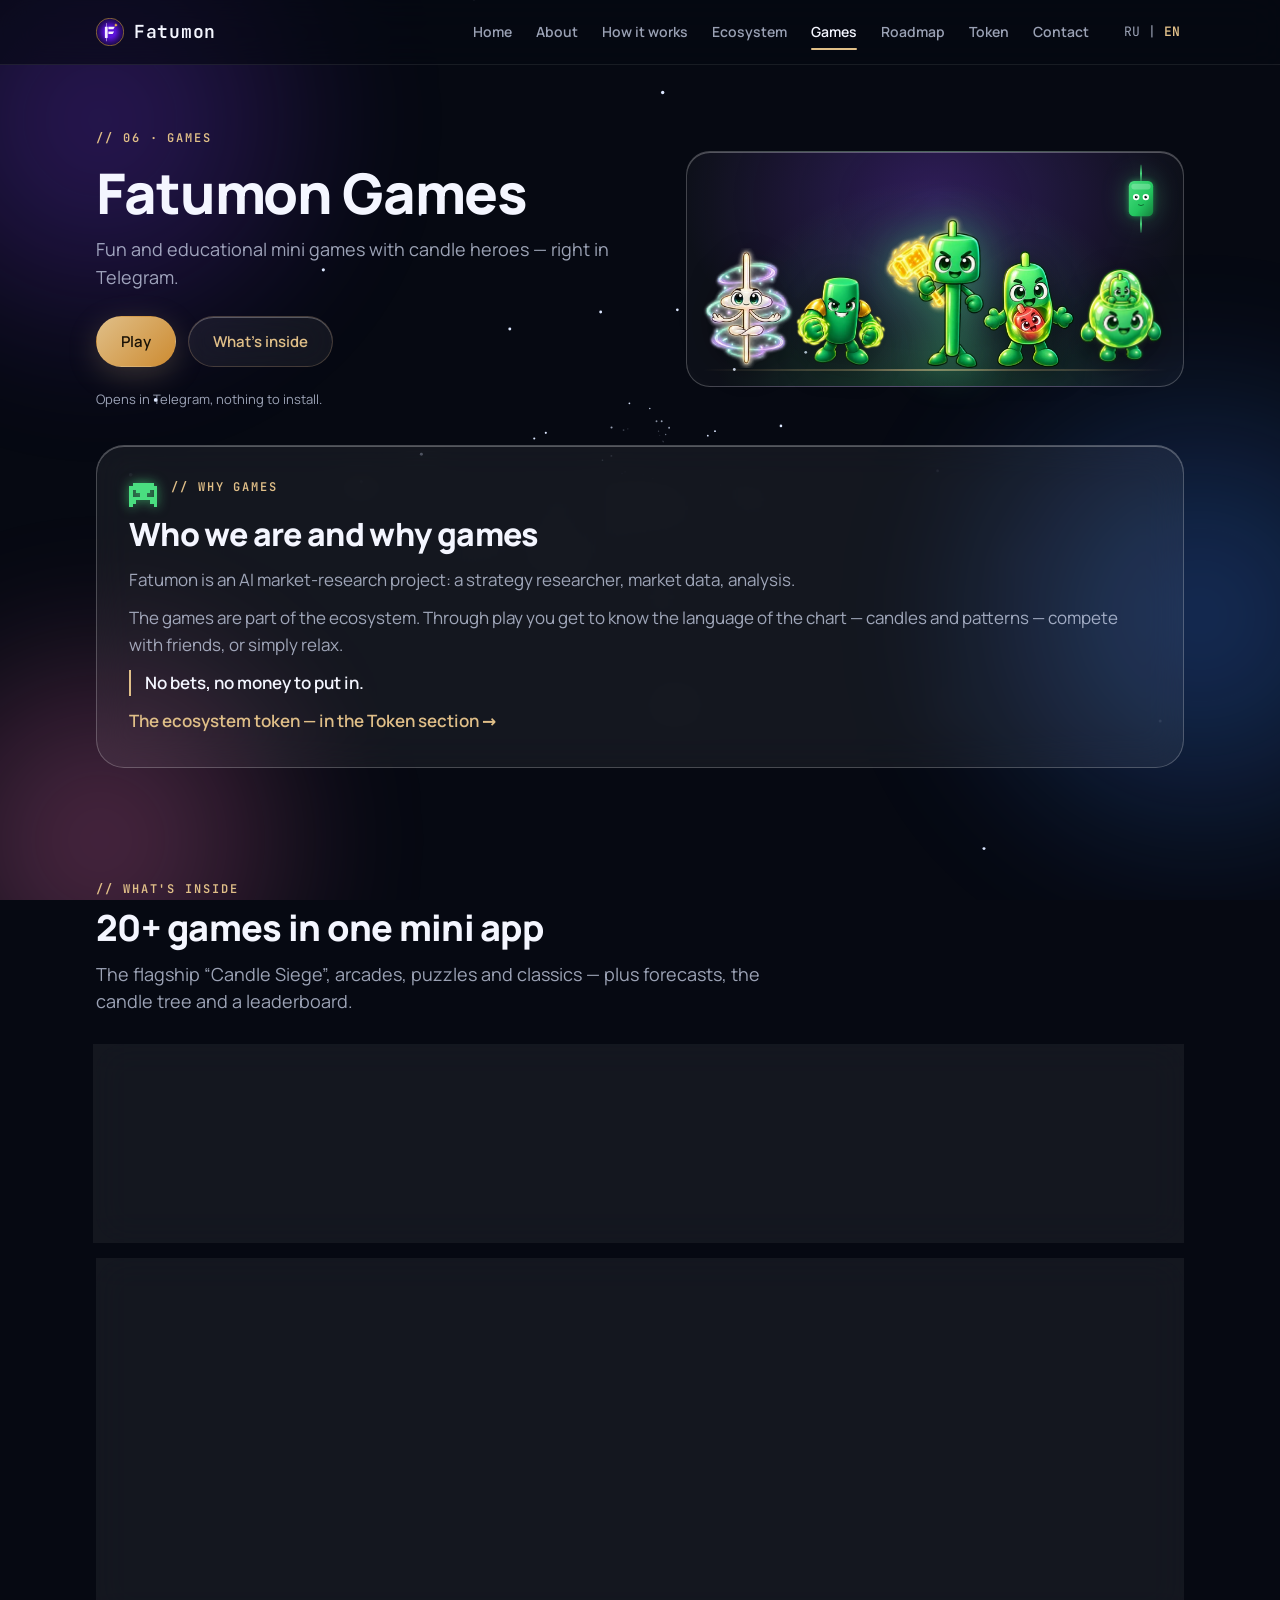
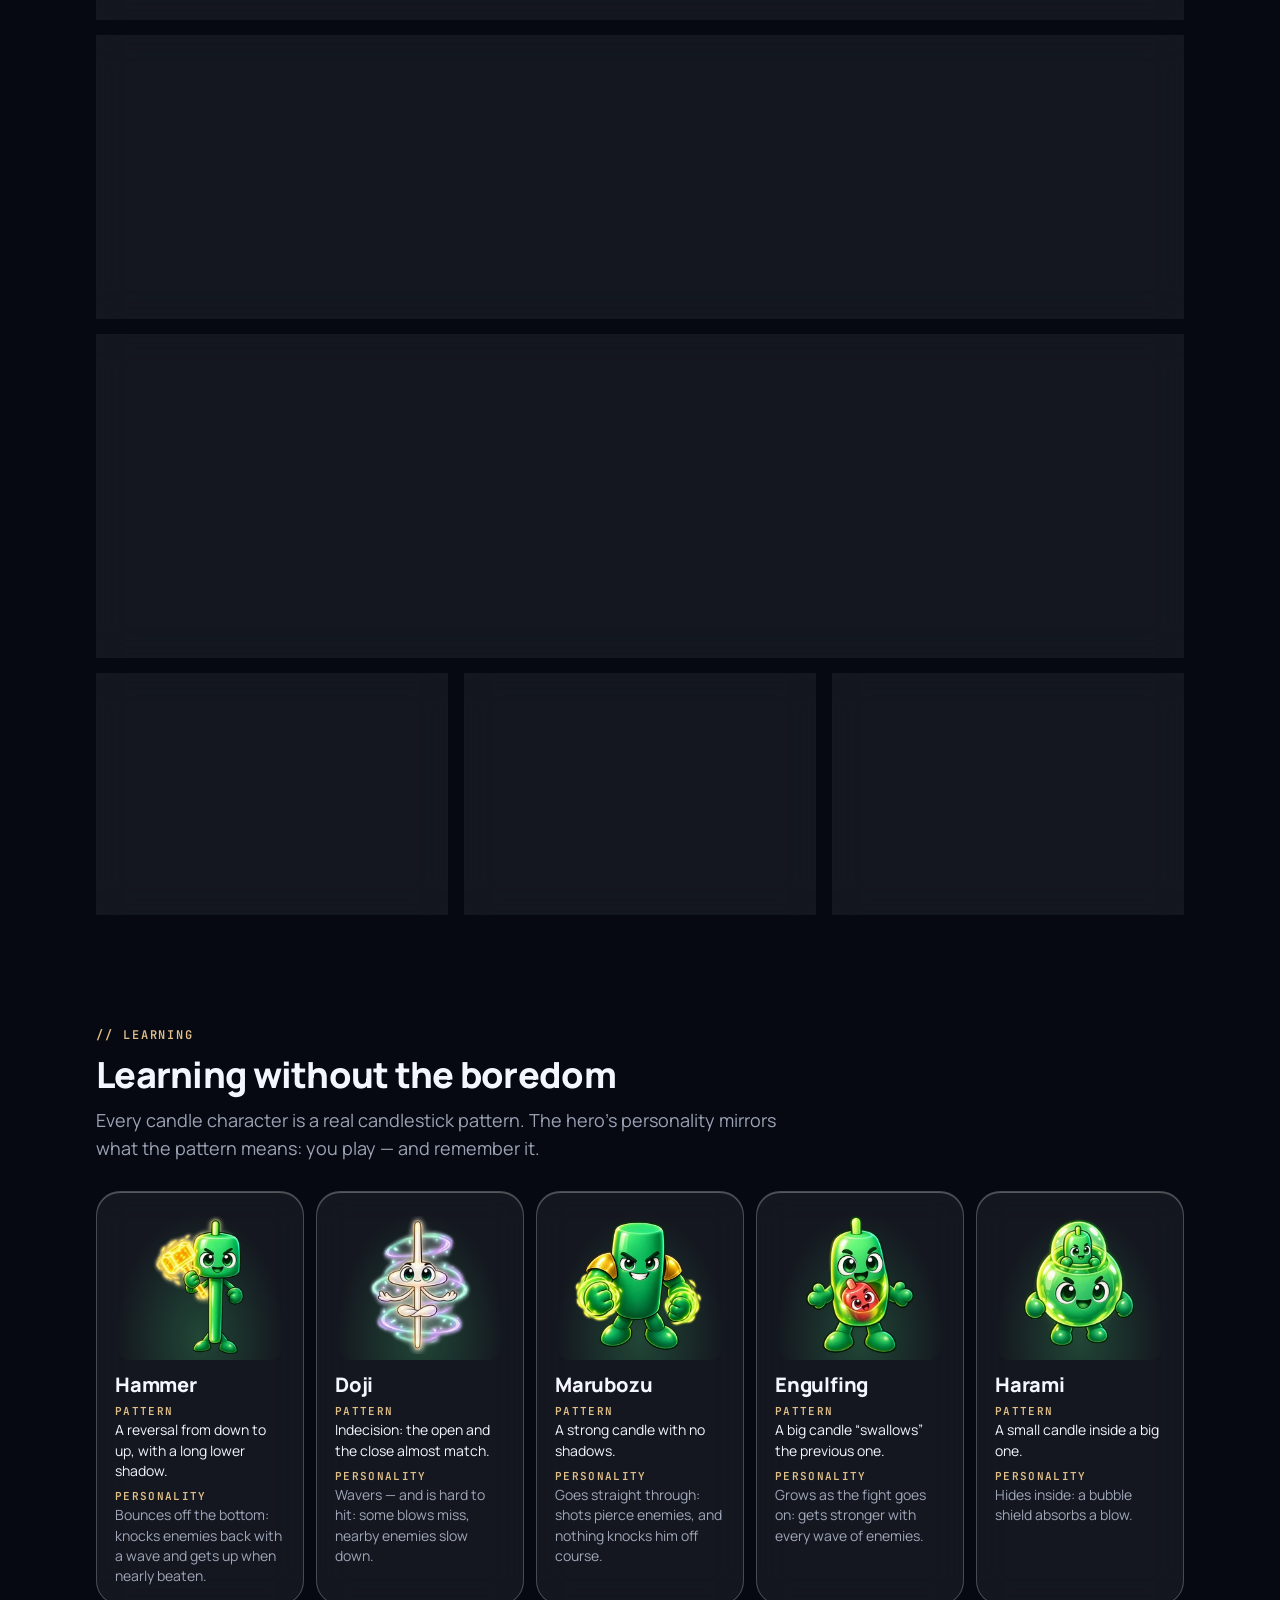
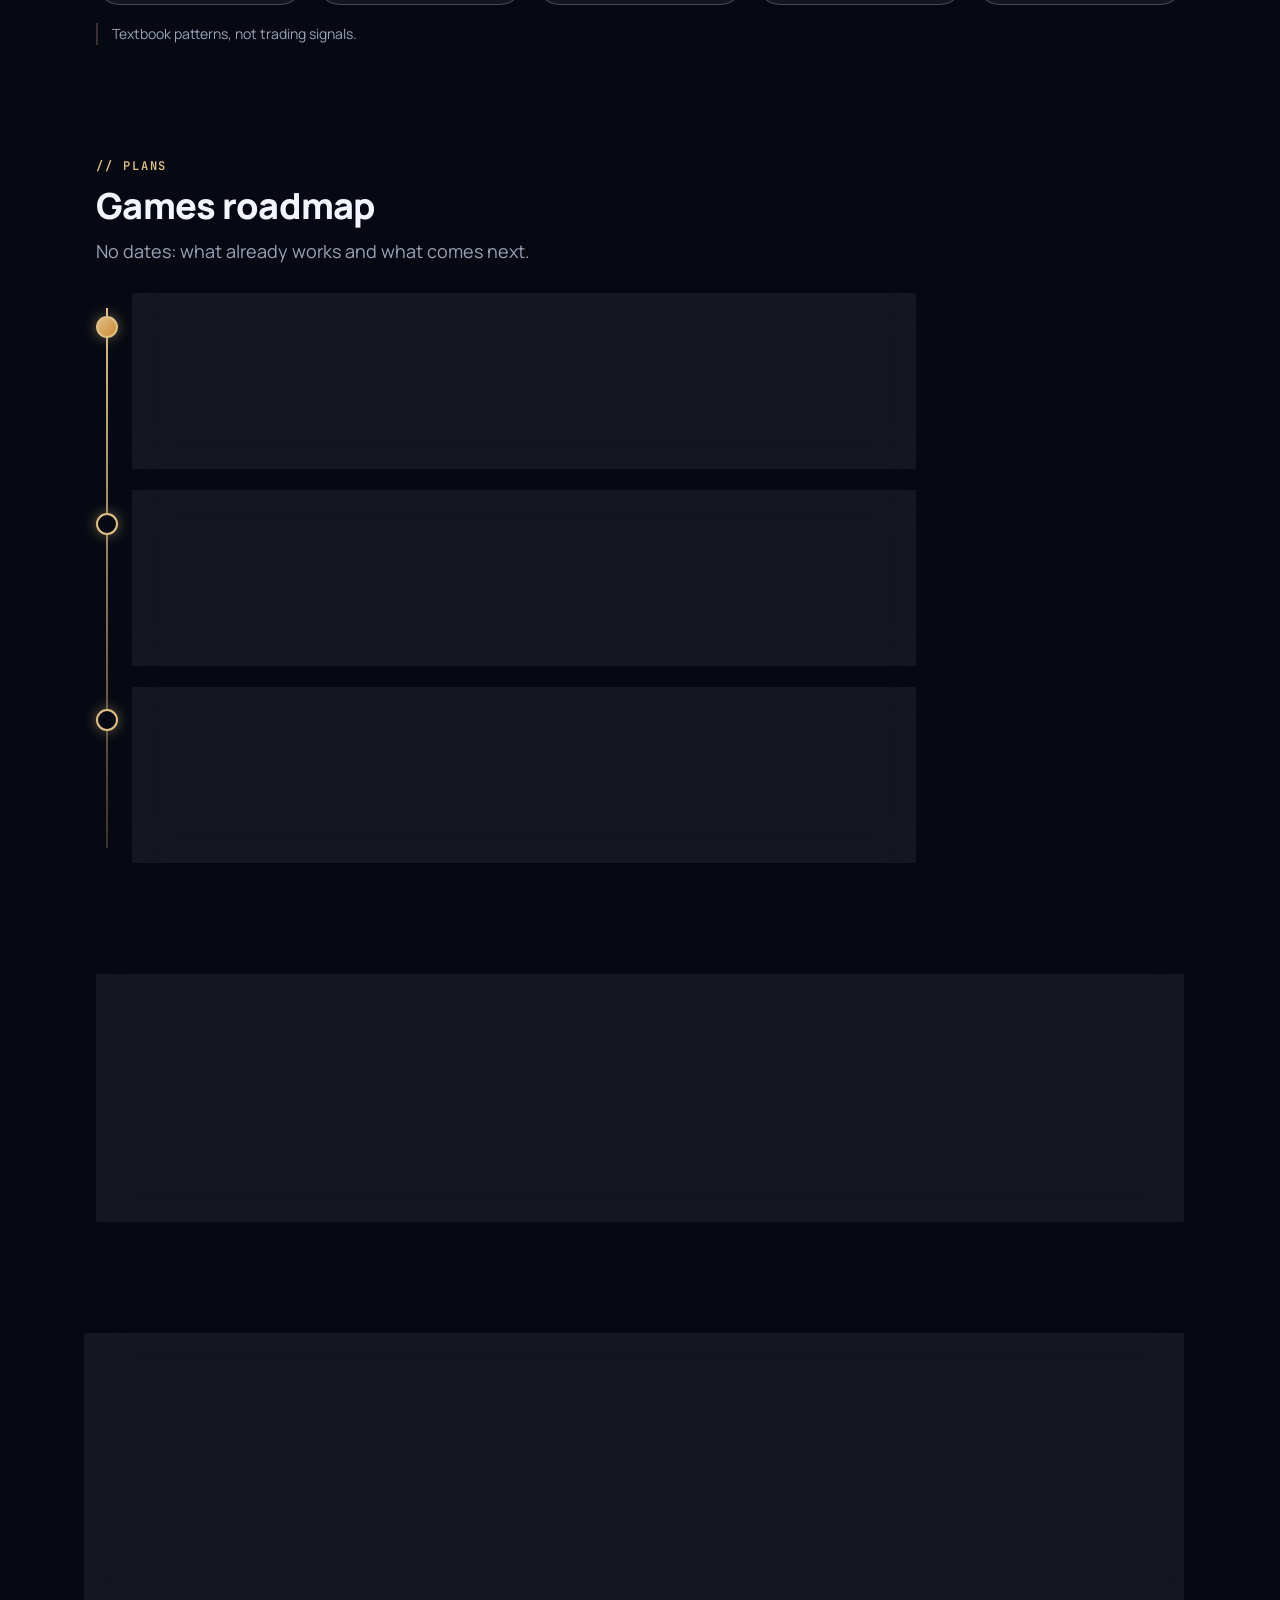
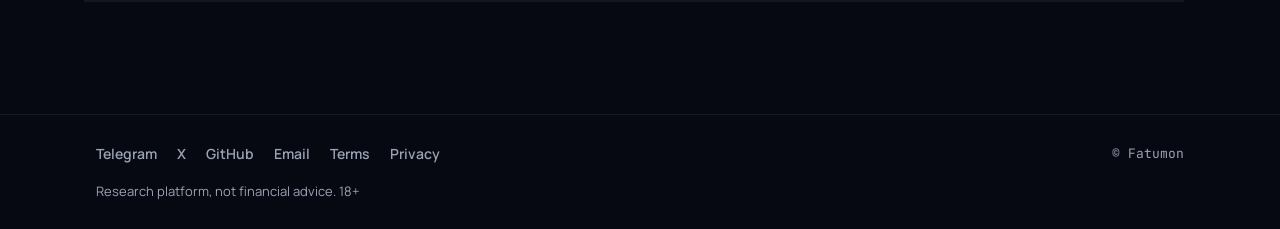
<file: games/index.html>
<!doctype html>
<html lang="ru" class="i18n-loading">
<head>
<meta charset="utf-8">
<meta name="viewport" content="width=device-width,initial-scale=1">
<title data-i18n="games.title">Игры — Fatumon</title>
<meta name="description" content="Развлекательные и обучающие мини-игры с героями-свечами — прямо в Telegram." data-i18n-attr="content:games.meta">
<meta property="og:title" content="Игры — Fatumon" data-i18n-attr="content:games.title">
<meta property="og:description" content="Развлекательные и обучающие мини-игры с героями-свечами — прямо в Telegram." data-i18n-attr="content:games.meta">
<meta property="og:type" content="website">
<meta property="og:url" content="https://fatumon.com/games/">
<meta property="og:site_name" content="Fatumon">
<meta property="og:image" content="https://fatumon.com/assets/brand/og-image.png">
<meta property="og:image:width" content="1200">
<meta property="og:image:height" content="630">
<meta property="og:image:alt" content="Fatumon — знак проекта" data-i18n-attr="content:common.og.alt">
<meta name="twitter:card" content="summary_large_image">
<meta name="twitter:site" content="@fatumon_token">
<meta name="twitter:image" content="https://fatumon.com/assets/brand/og-image.png">
<meta name="twitter:image:alt" content="Fatumon — знак проекта" data-i18n-attr="content:common.og.alt">
<meta name="theme-color" content="#060912">
<link rel="icon" href="../assets/brand/favicon.ico" sizes="any">
<link rel="icon" type="image/svg+xml" href="../assets/brand/logo.svg">
<link rel="apple-touch-icon" href="../assets/brand/apple-touch-icon.png">
<link rel="stylesheet" href="../assets/style.css">
<script src="../assets/app.js" defer></script>
<noscript><style>html.i18n-loading body{visibility:visible}</style></noscript>
</head>
<body data-page="games">

<div class="bg" aria-hidden="true">
  <div class="blob blob-violet"></div>
  <div class="blob blob-blue"></div>
  <div class="blob blob-pink"></div>
  <canvas id="stars"></canvas>
</div>

<header class="site-head">
  <div class="wrap head-inner">
    <a class="logo" href="../"><img src="../assets/brand/logo.svg" alt="" width="28" height="28"><span>Fatumon</span></a>
    <nav class="nav" id="nav" aria-label="Основная навигация" data-i18n-attr="aria-label:common.nav.label">
      <a href="../" data-nav="home" data-i18n="common.nav.home">Главная</a>
      <a href="../about/" data-nav="about" data-i18n="common.nav.about">О нас</a>
      <a href="../how/" data-nav="how" data-i18n="common.nav.how">Как это работает</a>
      <a href="../ecosystem/" data-nav="ecosystem" data-i18n="common.nav.ecosystem">Экосистема</a>
      <a href="../games/" data-nav="games" data-i18n="common.nav.games">Игры</a>
      <a href="../roadmap/" data-nav="roadmap" data-i18n="common.nav.roadmap">Дорожная карта</a>
      <a href="../token/" data-nav="token" data-i18n="common.nav.token">Токен</a>
      <a href="../contact/" data-nav="contact" data-i18n="common.nav.contact">Контакты</a>
    </nav>
    <div class="head-tools">
      <div class="lang" role="group" aria-label="Язык" data-i18n-attr="aria-label:common.lang.label">
        <button type="button" data-lang="ru" aria-pressed="true">RU</button>
        <span aria-hidden="true">|</span>
        <button type="button" data-lang="en" aria-pressed="false">EN</button>
      </div>
      <button type="button" class="burger" aria-expanded="false" aria-controls="nav" aria-label="Меню" data-i18n-attr="aria-label:common.burger">
        <svg class="ic-open" viewBox="0 0 20 20" fill="none" stroke="currentColor" stroke-width="2" stroke-linecap="round"><path d="M3 5h14M3 10h14M3 15h14"/></svg>
        <svg class="ic-close" viewBox="0 0 20 20" fill="none" stroke="currentColor" stroke-width="2" stroke-linecap="round"><path d="M5 5l10 10M15 5L5 15"/></svg>
      </button>
    </div>
  </div>
</header>

<main>
  <!-- 1. Верх -->
  <section class="wrap page-head g-hero">
    <div class="g-hero-text">
      <span class="tag" data-i18n="games.tag">// 06 · ИГРЫ</span>
      <h1 data-i18n="games.h1">Игры Fatumon</h1>
      <p class="lead" data-i18n="games.lead">Развлекательные и обучающие мини-игры с героями-свечами — прямо в Telegram.</p>
      <div class="hero-actions g-actions">
        <a class="btn btn-primary" href="https://t.me/fatumon_bot?startapp=site" target="_blank" rel="noopener" data-i18n="games.play">Играть</a>
        <a class="btn btn-ghost" href="#inside" data-i18n="games.inside.link">Что внутри</a>
      </div>
      <p class="hero-note" data-i18n="games.hero.note">Открывается в Telegram, ничего устанавливать не нужно.</p>
    </div>
    <div class="g-stage" role="img" aria-label="Герои-свечи Fatumon: Молот, Доджи, Марубозу, Поглощение и Харами" data-i18n-attr="aria-label:games.hero.alt">
      <div class="mascot g-stage-mascot" aria-hidden="true">
      <svg id="mascot" viewBox="0 0 200 240" aria-hidden="true" focusable="false">
        <defs>
          <linearGradient id="mg" x1="0" y1="0" x2="1" y2="1">
            <stop offset="0" stop-color="#4ADE80"/>
            <stop offset=".6" stop-color="#22C55E"/>
            <stop offset="1" stop-color="#15803D"/>
          </linearGradient>
          <linearGradient id="mw" x1="0" y1="0" x2="0" y2="1">
            <stop offset="0" stop-color="#4ADE80" stop-opacity=".2"/>
            <stop offset=".5" stop-color="#4ADE80"/>
            <stop offset="1" stop-color="#4ADE80" stop-opacity=".2"/>
          </linearGradient>
          <filter id="mglow" x="-50%" y="-50%" width="200%" height="200%">
            <feGaussianBlur stdDeviation="10"/>
          </filter>
        </defs>
        <rect x="62" y="66" width="76" height="110" rx="16" fill="url(#mg)" opacity=".55" filter="url(#mglow)"/>
        <rect x="97" y="14" width="6" height="56" rx="3" fill="url(#mw)"/>
        <rect x="97" y="172" width="6" height="56" rx="3" fill="url(#mw)"/>
        <rect x="62" y="66" width="76" height="110" rx="16" fill="url(#mg)"/>
        <rect x="70" y="74" width="60" height="18" rx="9" fill="#BBF7D0" opacity=".35"/>
        <g class="eye">
          <circle cx="85" cy="116" r="10" fill="#fff"/>
          <g class="pupil">
            <circle cx="85" cy="116" r="4.6" fill="#052e16"/>
            <circle cx="86.8" cy="114" r="1.4" fill="#fff"/>
          </g>
        </g>
        <g class="eye">
          <circle cx="115" cy="116" r="10" fill="#fff"/>
          <g class="pupil">
            <circle cx="115" cy="116" r="4.6" fill="#052e16"/>
            <circle cx="116.8" cy="114" r="1.4" fill="#fff"/>
          </g>
        </g>
        <path d="M92 140 q8 6 16 0" fill="none" stroke="#052e16" stroke-width="2.2" stroke-linecap="round" opacity=".8"/>
      </svg>
      </div>
      <img src="../assets/games/heroes/doji.webp" alt="" width="145" height="192" class="g-h g-h-doji">
      <img src="../assets/games/heroes/marubozu.webp" alt="" width="217" height="227" class="g-h g-h-marubozu">
      <img src="../assets/games/heroes/hammer.webp" alt="" width="137" height="202" class="g-h g-h-hammer">
      <img src="../assets/games/heroes/engulfing.webp" alt="" width="158" height="203" class="g-h g-h-engulfing">
      <img src="../assets/games/heroes/harami.webp" alt="" width="183" height="206" class="g-h g-h-harami">
    </div>
  </section>

  <!-- 2. Кто мы и зачем игры -->
  <section class="wrap section g-first">
    <div class="card card-lg block g-about">
      <div class="block-head"><svg class="px-icon" style="--px:#4ADE80" viewBox="0 0 8 8" aria-hidden="true" shape-rendering="crispEdges"><path d="M1 1h1v1h-1zM2 1h1v1h-1zM3 1h1v1h-1zM4 1h1v1h-1zM5 1h1v1h-1zM6 1h1v1h-1zM0 2h1v1h-1zM1 2h1v1h-1zM2 2h1v1h-1zM3 2h1v1h-1zM4 2h1v1h-1zM5 2h1v1h-1zM6 2h1v1h-1zM7 2h1v1h-1zM0 3h1v1h-1zM2 3h1v1h-1zM3 3h1v1h-1zM4 3h1v1h-1zM5 3h1v1h-1zM7 3h1v1h-1zM0 4h1v1h-1zM3 4h1v1h-1zM4 4h1v1h-1zM7 4h1v1h-1zM0 5h1v1h-1zM1 5h1v1h-1zM2 5h1v1h-1zM3 5h1v1h-1zM4 5h1v1h-1zM5 5h1v1h-1zM6 5h1v1h-1zM7 5h1v1h-1zM0 6h1v1h-1zM1 6h1v1h-1zM6 6h1v1h-1zM7 6h1v1h-1zM0 7h1v1h-1zM7 7h1v1h-1z" fill="currentColor"/></svg><span class="tag" data-i18n="games.about.tag">// ЗАЧЕМ ИГРЫ</span></div>
      <h2 data-i18n="games.about.title">Кто мы и зачем игры</h2>
      <p data-i18n="games.about.p1">Fatumon — проект ИИ-исследования рынка: исследователь стратегий, рыночные данные, анализ.</p>
      <p data-i18n="games.about.p2">Игры — часть экосистемы. В игровой форме знакомишься с языком графика — свечами и фигурами, соревнуешься с друзьями и просто отдыхаешь.</p>
      <p class="why" data-i18n="games.about.free">Без ставок, без вложений денег.</p>
      <p class="g-token"><a href="../token/" data-i18n="games.about.token">Токен экосистемы — в разделе «Токен» →</a></p>
    </div>
  </section>

  <!-- 3. Что внутри -->
  <section class="wrap section" id="inside">
    <div class="section-head">
      <span class="tag" data-i18n="games.inside.tag">// ЧТО ВНУТРИ</span>
      <h2 data-i18n="games.inside.title">20+ игр в одном мини-приложении</h2>
      <p class="lead" data-i18n="games.inside.lead">Флагман «Осада», аркады, головоломки и классика — плюс прогнозы, дерево-свеча и рейтинг.</p>
    </div>

    <div class="card card-lg g-siege">
      <img class="g-siege-icon" src="../assets/games/icons/icon_siege.webp" alt="" width="256" height="256" loading="lazy">
      <div>
        <div class="g-siege-top"><svg class="px-icon" style="--px:#FBC43A" viewBox="0 0 8 8" aria-hidden="true" shape-rendering="crispEdges"><path d="M0 0h1v1h-1zM3 0h1v1h-1zM4 0h1v1h-1zM7 0h1v1h-1zM0 1h1v1h-1zM3 1h1v1h-1zM4 1h1v1h-1zM7 1h1v1h-1zM0 2h1v1h-1zM1 2h1v1h-1zM3 2h1v1h-1zM4 2h1v1h-1zM6 2h1v1h-1zM7 2h1v1h-1zM0 3h1v1h-1zM1 3h1v1h-1zM2 3h1v1h-1zM3 3h1v1h-1zM4 3h1v1h-1zM5 3h1v1h-1zM6 3h1v1h-1zM7 3h1v1h-1zM0 4h1v1h-1zM1 4h1v1h-1zM2 4h1v1h-1zM3 4h1v1h-1zM4 4h1v1h-1zM5 4h1v1h-1zM6 4h1v1h-1zM7 4h1v1h-1zM1 5h1v1h-1zM2 5h1v1h-1zM3 5h1v1h-1zM4 5h1v1h-1zM5 5h1v1h-1zM6 5h1v1h-1zM1 6h1v1h-1zM2 6h1v1h-1zM3 6h1v1h-1zM4 6h1v1h-1zM5 6h1v1h-1zM6 6h1v1h-1z" fill="currentColor"/></svg><span class="g-badge" data-i18n="games.badge.premium">Премиум</span></div>
        <h3 data-i18n="games.g.siege.name">Осада</h3>
        <p data-i18n="games.g.siege.desc">Фатумон против волн медведей: выживай, выбирай навыки, качайся на искрах.</p>
        <p class="g-flag" data-i18n="games.siege.flag">Флагман: герои-свечи, миры и боссы.</p>
      </div>
    </div>

    <div class="g-cols">
      <div class="card card-lg g-col" id="hits">
        <div class="g-col-head"><svg class="px-icon" style="--px:#F472B6" viewBox="0 0 8 8" aria-hidden="true" shape-rendering="crispEdges"><path d="M1 1h1v1h-1zM2 1h1v1h-1zM3 1h1v1h-1zM4 1h1v1h-1zM5 1h1v1h-1zM6 1h1v1h-1zM0 2h1v1h-1zM1 2h1v1h-1zM2 2h1v1h-1zM3 2h1v1h-1zM4 2h1v1h-1zM5 2h1v1h-1zM6 2h1v1h-1zM7 2h1v1h-1zM0 3h1v1h-1zM2 3h1v1h-1zM3 3h1v1h-1zM4 3h1v1h-1zM5 3h1v1h-1zM7 3h1v1h-1zM0 4h1v1h-1zM3 4h1v1h-1zM4 4h1v1h-1zM7 4h1v1h-1zM0 5h1v1h-1zM1 5h1v1h-1zM2 5h1v1h-1zM3 5h1v1h-1zM4 5h1v1h-1zM5 5h1v1h-1zM6 5h1v1h-1zM7 5h1v1h-1zM0 6h1v1h-1zM1 6h1v1h-1zM6 6h1v1h-1zM7 6h1v1h-1zM0 7h1v1h-1zM7 7h1v1h-1z" fill="currentColor"/></svg><h3 data-i18n="games.col.hits.title">Хиты</h3><span class="g-count" data-i18n="games.col.count7">7 игр</span></div>
        <p class="g-col-text" data-i18n="games.col.hits.text">По мотивам самых популярных мобильных игр — свои персонажи и своя графика.</p>
        <ul class="g-games">
          <li class="g-game">
            <img src="../assets/games/icons/icon_runner3d.webp" alt="" width="256" height="256" loading="lazy">
            <div><h4 data-i18n="games.g.runner3d.name">Candle Rush 3D</h4><p data-i18n="games.g.runner3d.desc">Свеча бежит по трём дорожкам графика: уклоняйся от медведей, собирай искры.</p></div>
          </li>
          <li class="g-game">
            <img src="../assets/games/icons/icon_jetpack.webp" alt="" width="256" height="256" loading="lazy">
            <div><h4 data-i18n="games.g.jetpack.name">Candle Jet</h4><p data-i18n="games.g.jetpack.desc">Свеча с реактивным ранцем: держи высоту, облетай медведей.</p></div>
          </li>
          <li class="g-game">
            <img src="../assets/games/icons/icon_sling.webp" alt="" width="256" height="256" loading="lazy">
            <div><h4 data-i18n="games.g.sling.name">Candle Sling</h4><p data-i18n="games.g.sling.desc">Запускай свечу из рогатки по стенкам ликвидаций.</p></div>
          </li>
          <li class="g-game">
            <img src="../assets/games/icons/icon_climb.webp" alt="" width="256" height="256" loading="lazy">
            <div><h4 data-i18n="games.g.climb.name">Chart Climb</h4><p data-i18n="games.g.climb.desc">Машинка-свеча едет по линии графика: газ, тормоз, топливо.</p></div>
          </li>
          <li class="g-game">
            <img src="../assets/games/icons/icon_rhythm.webp" alt="" width="256" height="256" loading="lazy">
            <div><h4 data-i18n="games.g.rhythm.name">Candle Beat</h4><p data-i18n="games.g.rhythm.desc">Свечи падают в такт музыке — касайся точно в ритм.</p></div>
          </li>
          <li class="g-game">
            <img src="../assets/games/icons/icon_sniper.webp" alt="" width="256" height="256" loading="lazy">
            <div><h4 data-i18n="games.g.sniper.name">Fatumon Aim</h4><p data-i18n="games.g.sniper.desc">Прицел в 3D: медведи и ликвидации, у каждого уровня своя цель.</p></div>
          </li>
          <li class="g-game">
            <img src="../assets/games/icons/icon_defense.webp" alt="" width="256" height="256" loading="lazy">
            <div><h4 data-i18n="games.g.defense.name">Chart Defense</h4><p data-i18n="games.g.defense.desc">Защити график: расставляй свечи-защитников против волн медведей.</p></div>
          </li>
        </ul>
      </div>
      <div class="card card-lg g-col" id="iq">
        <div class="g-col-head"><svg class="px-icon" style="--px:#9BE8FF" viewBox="0 0 8 8" aria-hidden="true" shape-rendering="crispEdges"><path d="M3 0h1v1h-1zM4 0h1v1h-1zM1 1h1v1h-1zM2 1h1v1h-1zM3 1h1v1h-1zM4 1h1v1h-1zM5 1h1v1h-1zM6 1h1v1h-1zM1 2h1v1h-1zM2 2h1v1h-1zM3 2h1v1h-1zM4 2h1v1h-1zM5 2h1v1h-1zM6 2h1v1h-1zM0 3h1v1h-1zM1 3h1v1h-1zM2 3h1v1h-1zM5 3h1v1h-1zM6 3h1v1h-1zM7 3h1v1h-1zM0 4h1v1h-1zM1 4h1v1h-1zM2 4h1v1h-1zM5 4h1v1h-1zM6 4h1v1h-1zM7 4h1v1h-1zM1 5h1v1h-1zM2 5h1v1h-1zM3 5h1v1h-1zM4 5h1v1h-1zM5 5h1v1h-1zM6 5h1v1h-1zM1 6h1v1h-1zM2 6h1v1h-1zM3 6h1v1h-1zM4 6h1v1h-1zM5 6h1v1h-1zM6 6h1v1h-1zM3 7h1v1h-1zM4 7h1v1h-1z" fill="currentColor"/></svg><h3 data-i18n="games.col.iq.title">Головоломки и IQ</h3><span class="g-count" data-i18n="games.col.count6">6 игр</span></div>
        <p class="g-col-text" data-i18n="games.col.iq.text">Головоломки на логику. После уровня — твой IQ сегодня и место среди игроков дня.</p>
        <ul class="g-games">
          <li class="g-game">
            <img src="../assets/games/icons/icon_iqblocks.webp" alt="" width="256" height="256" loading="lazy">
            <div><h4 data-i18n="games.g.iqblocks.name">Fatumon IQ</h4><p data-i18n="games.g.iqblocks.desc">Размещай фигуры-свечи и очищай ряды. После уровня — твой IQ.</p></div>
          </li>
          <li class="g-game">
            <img src="../assets/games/icons/icon_sort.webp" alt="" width="256" height="256" loading="lazy">
            <div><h4 data-i18n="games.g.sort.name">Candle Sort</h4><p data-i18n="games.g.sort.desc">Разложи свечи по колбам: в каждой — один цвет.</p></div>
          </li>
          <li class="g-game">
            <img src="../assets/games/icons/icon_tiles.webp" alt="" width="256" height="256" loading="lazy">
            <div><h4 data-i18n="games.g.tiles.name">Fatumon Tiles</h4><p data-i18n="games.g.tiles.desc">Собирай по три одинаковые плитки, пока поле не опустеет.</p></div>
          </li>
          <li class="g-game">
            <img src="../assets/games/icons/icon_coin2048.webp" alt="" width="256" height="256" loading="lazy">
            <div><h4 data-i18n="games.g.coin2048.name">Fatumon Fusion</h4><p data-i18n="games.g.coin2048.desc">Сдвигай плитки-свечи: две одинаковые сливаются в одну, побольше.</p></div>
          </li>
          <li class="g-game">
            <img src="../assets/games/icons/icon_link.webp" alt="" width="256" height="256" loading="lazy">
            <div><h4 data-i18n="games.g.link.name">Chart Link</h4><p data-i18n="games.g.link.desc">Соедини точки одного цвета линиями без пересечений.</p></div>
          </li>
          <li class="g-game">
            <img src="../assets/games/icons/icon_escape.webp" alt="" width="256" height="256" loading="lazy">
            <div><h4 data-i18n="games.g.escape.name">Candle Escape</h4><p data-i18n="games.g.escape.desc">Двигай свечи и выведи золотую к выходу.</p></div>
          </li>
        </ul>
      </div>
      <div class="card card-lg g-col" id="classic">
        <div class="g-col-head"><svg class="px-icon" style="--px:#A78BFA" viewBox="0 0 8 8" aria-hidden="true" shape-rendering="crispEdges"><path d="M2 0h1v1h-1zM5 0h1v1h-1zM3 1h1v1h-1zM4 1h1v1h-1zM2 2h1v1h-1zM3 2h1v1h-1zM4 2h1v1h-1zM5 2h1v1h-1zM1 3h1v1h-1zM2 3h1v1h-1zM5 3h1v1h-1zM6 3h1v1h-1zM0 4h1v1h-1zM1 4h1v1h-1zM2 4h1v1h-1zM3 4h1v1h-1zM4 4h1v1h-1zM5 4h1v1h-1zM6 4h1v1h-1zM7 4h1v1h-1zM0 5h1v1h-1zM2 5h1v1h-1zM3 5h1v1h-1zM4 5h1v1h-1zM5 5h1v1h-1zM7 5h1v1h-1zM0 6h1v1h-1zM2 6h1v1h-1zM5 6h1v1h-1zM7 6h1v1h-1zM3 7h1v1h-1zM4 7h1v1h-1z" fill="currentColor"/></svg><h3 data-i18n="games.col.classic.title">Классика</h3><span class="g-count" data-i18n="games.col.count6">6 игр</span></div>
        <p class="g-col-text" data-i18n="games.col.classic.text">Шесть игр. У каждого уровня есть проверенный путь прохождения.</p>
        <ul class="g-games">
          <li class="g-game">
            <img src="../assets/games/icons/icon_merge.webp" alt="" width="256" height="256" loading="lazy">
            <div><h4 data-i18n="games.g.merge.name">Fatumon Merge</h4><p data-i18n="games.g.merge.desc">Собирай заказы: сливай одинаковые знаки — от сатоши до BTC.</p></div>
          </li>
          <li class="g-game">
            <img src="../assets/games/icons/icon_match.webp" alt="" width="256" height="256" loading="lazy">
            <div><h4 data-i18n="games.g.match.name">Fatumon Match</h4><p data-i18n="games.g.match.desc">Три в ряд со спецфишками: ракета, бомба, радуга. Лёд, ящики, сундуки.</p></div>
          </li>
          <li class="g-game">
            <img src="../assets/games/icons/icon_run.webp" alt="" width="256" height="256" loading="lazy">
            <div><h4 data-i18n="games.g.run.name">Fatumon Run</h4><p data-i18n="games.g.run.desc">Свеча бежит по графику: прыгай по свечам, обходи медведей и ликвидации.</p></div>
          </li>
          <li class="g-game">
            <img src="../assets/games/icons/icon_bear.webp" alt="" width="256" height="256" loading="lazy">
            <div><h4 data-i18n="games.g.bear.name">Bear Market</h4><p data-i18n="games.g.bear.desc">Корабль-свеча против падающих красных свечей и астероидов-дампов.</p></div>
          </li>
          <li class="g-game">
            <img src="../assets/games/icons/icon_blocks.webp" alt="" width="256" height="256" loading="lazy">
            <div><h4 data-i18n="games.g.blocks.name">Fatumon Blocks</h4><p data-i18n="games.g.blocks.desc">Фигуры из криптознаков падают на поле — собирай полные ряды.</p></div>
          </li>
          <li class="g-game">
            <img src="../assets/games/icons/icon_snake.webp" alt="" width="256" height="256" loading="lazy">
            <div><h4 data-i18n="games.g.snake.name">Fatumon Trail</h4><p data-i18n="games.g.snake.desc">Свеча растёт с каждым огоньком: собирай, не задевай стены и свой хвост.</p></div>
          </li>
        </ul>
      </div>
    </div>

    <div class="g-features">
      <div class="card g-feature">
        <img src="../assets/games/icons/icon_predict.webp" alt="" width="192" height="192" loading="lazy">
        <div>
          <h3 data-i18n="games.predict.title">Прогноз-викторина</h3>
          <p data-i18n="games.predict.text">Смотришь на график и решаешь, куда пойдёт следующая свеча — вверх или вниз. Итог приходит в бот.</p>
        </div>
      </div>
      <div class="card g-feature">
        <img src="../assets/games/icons/icon_tree.webp" alt="" width="191" height="192" loading="lazy">
        <div>
          <h3 data-i18n="games.tree.title">Дерево-свеча</h3>
          <p data-i18n="games.tree.text">Поливай своё дерево каждый день — друзья поливают его вместе с тобой. С дерева срываешь карточки фигур графика.</p>
        </div>
      </div>
      <div class="card g-feature">
        <img src="../assets/games/icons/icon_rating.webp" alt="" width="189" height="192" loading="lazy">
        <div>
          <h3 data-i18n="games.rating.title">Рейтинг и вызовы друзьям</h3>
          <p data-i18n="games.rating.text">Рейтинг недели и «Брось вызов другу»: отправь ссылку на свой уровень или рекорд — друг попадёт прямо в него.</p>
        </div>
      </div>
    </div>
  </section>

  <!-- 4. Обучение без скуки -->
  <section class="wrap section">
    <div class="section-head">
      <span class="tag" data-i18n="games.learn.tag">// ОБУЧЕНИЕ</span>
      <h2 data-i18n="games.learn.title">Обучение без скуки</h2>
      <p class="lead" data-i18n="games.learn.lead">Каждая свеча-персонаж — настоящая фигура свечного графика. Характер героя повторяет смысл фигуры: играешь — и запоминаешь, что она значит.</p>
    </div>
    <div class="g-heroes">
      <div class="card g-hero-card">
        <div class="g-hero-pic"><img src="../assets/games/heroes/hammer.webp" alt="Молот" data-i18n-attr="alt:games.hero.hammer.name" width="137" height="202" loading="lazy"></div>
        <div>
          <h3 data-i18n="games.hero.hammer.name">Молот</h3>
          <p class="g-fig"><span class="g-k" data-i18n="games.learn.fig">Фигура</span> <span data-i18n="games.hero.hammer.fig">Разворот вниз → вверх, длинная тень снизу.</span></p>
          <p class="g-char"><span class="g-k" data-i18n="games.learn.char">Характер</span> <span data-i18n="games.hero.hammer.char">Отскакивает от дна: волной отбрасывает врагов и встаёт, когда почти побеждён.</span></p>
        </div>
      </div>
      <div class="card g-hero-card">
        <div class="g-hero-pic"><img src="../assets/games/heroes/doji.webp" alt="Доджи" data-i18n-attr="alt:games.hero.doji.name" width="145" height="192" loading="lazy"></div>
        <div>
          <h3 data-i18n="games.hero.doji.name">Доджи</h3>
          <p class="g-fig"><span class="g-k" data-i18n="games.learn.fig">Фигура</span> <span data-i18n="games.hero.doji.fig">Нерешительность: открытие и закрытие почти совпадают.</span></p>
          <p class="g-char"><span class="g-k" data-i18n="games.learn.char">Характер</span> <span data-i18n="games.hero.doji.char">Колеблется — и потому неуловим: часть ударов проходит мимо, враги рядом замедляются.</span></p>
        </div>
      </div>
      <div class="card g-hero-card">
        <div class="g-hero-pic"><img src="../assets/games/heroes/marubozu.webp" alt="Марубозу" data-i18n-attr="alt:games.hero.marubozu.name" width="217" height="227" loading="lazy"></div>
        <div>
          <h3 data-i18n="games.hero.marubozu.name">Марубозу</h3>
          <p class="g-fig"><span class="g-k" data-i18n="games.learn.fig">Фигура</span> <span data-i18n="games.hero.marubozu.fig">Сильная свеча без теней.</span></p>
          <p class="g-char"><span class="g-k" data-i18n="games.learn.char">Характер</span> <span data-i18n="games.hero.marubozu.char">Идёт напролом: снаряды пробивают врагов насквозь, его не сбить с пути.</span></p>
        </div>
      </div>
      <div class="card g-hero-card">
        <div class="g-hero-pic"><img src="../assets/games/heroes/engulfing.webp" alt="Поглощение" data-i18n-attr="alt:games.hero.engulfing.name" width="158" height="203" loading="lazy"></div>
        <div>
          <h3 data-i18n="games.hero.engulfing.name">Поглощение</h3>
          <p class="g-fig"><span class="g-k" data-i18n="games.learn.fig">Фигура</span> <span data-i18n="games.hero.engulfing.fig">Большая свеча «съедает» прошлую.</span></p>
          <p class="g-char"><span class="g-k" data-i18n="games.learn.char">Характер</span> <span data-i18n="games.hero.engulfing.char">Растёт по ходу боя: с каждой волной врагов становится сильнее.</span></p>
        </div>
      </div>
      <div class="card g-hero-card">
        <div class="g-hero-pic"><img src="../assets/games/heroes/harami.webp" alt="Харами" data-i18n-attr="alt:games.hero.harami.name" width="183" height="206" loading="lazy"></div>
        <div>
          <h3 data-i18n="games.hero.harami.name">Харами</h3>
          <p class="g-fig"><span class="g-k" data-i18n="games.learn.fig">Фигура</span> <span data-i18n="games.hero.harami.fig">Маленькая свеча внутри большой.</span></p>
          <p class="g-char"><span class="g-k" data-i18n="games.learn.char">Характер</span> <span data-i18n="games.hero.harami.char">Прячется внутри: щит-пузырь гасит удар.</span></p>
        </div>
      </div>
    </div>
    <p class="note g-learn-note" data-i18n="games.learn.note">Фигуры из учебника, не сигнал к сделке.</p>
  </section>

  <!-- 5. Дорожная карта игр -->
  <section class="wrap section">
    <div class="section-head">
      <span class="tag" data-i18n="games.road.tag">// ПЛАНЫ</span>
      <h2 data-i18n="games.road.title">Дорожная карта игр</h2>
      <p class="lead" data-i18n="games.road.lead">Без дат: что уже работает и что будет дальше.</p>
    </div>
    <div class="timeline">
      <div class="tl-item done">
        <div class="card">
          <h3><svg class="px-icon" style="--px:#4ADE80" viewBox="0 0 8 8" aria-hidden="true" shape-rendering="crispEdges"><path d="M3 0h1v1h-1zM2 1h1v1h-1zM3 1h1v1h-1zM4 1h1v1h-1zM2 2h1v1h-1zM3 2h1v1h-1zM4 2h1v1h-1zM2 3h1v1h-1zM3 3h1v1h-1zM4 3h1v1h-1zM2 4h1v1h-1zM3 4h1v1h-1zM4 4h1v1h-1zM2 5h1v1h-1zM3 5h1v1h-1zM4 5h1v1h-1zM3 6h1v1h-1zM3 7h1v1h-1z" fill="currentColor"/></svg><span data-i18n="games.road.now.title">Сейчас</span></h3>
          <ul class="list">
            <li data-i18n="games.road.now.1">20+ мини-игр</li>
            <li data-i18n="games.road.now.2">рейтинг и вызовы друзьям</li>
            <li data-i18n="games.road.now.3">3 языка</li>
          </ul>
        </div>
      </div>
      <div class="tl-item">
        <div class="card">
          <h3><svg class="px-icon" style="--px:#e0bf88" viewBox="0 0 8 8" aria-hidden="true" shape-rendering="crispEdges"><path d="M0 0h1v1h-1zM3 0h1v1h-1zM4 0h1v1h-1zM7 0h1v1h-1zM0 1h1v1h-1zM3 1h1v1h-1zM4 1h1v1h-1zM7 1h1v1h-1zM0 2h1v1h-1zM1 2h1v1h-1zM3 2h1v1h-1zM4 2h1v1h-1zM6 2h1v1h-1zM7 2h1v1h-1zM0 3h1v1h-1zM1 3h1v1h-1zM2 3h1v1h-1zM3 3h1v1h-1zM4 3h1v1h-1zM5 3h1v1h-1zM6 3h1v1h-1zM7 3h1v1h-1zM0 4h1v1h-1zM1 4h1v1h-1zM2 4h1v1h-1zM3 4h1v1h-1zM4 4h1v1h-1zM5 4h1v1h-1zM6 4h1v1h-1zM7 4h1v1h-1zM1 5h1v1h-1zM2 5h1v1h-1zM3 5h1v1h-1zM4 5h1v1h-1zM5 5h1v1h-1zM6 5h1v1h-1zM1 6h1v1h-1zM2 6h1v1h-1zM3 6h1v1h-1zM4 6h1v1h-1zM5 6h1v1h-1zM6 6h1v1h-1z" fill="currentColor"/></svg><span data-i18n="games.road.next.title">Дальше</span></h3>
          <ul class="list">
            <li data-i18n="games.road.next.1">премиум-игра «Осада» с мирами и боссами</li>
            <li data-i18n="games.road.next.2">коллекция персонажей</li>
            <li data-i18n="games.road.next.3">турниры и сезоны</li>
          </ul>
        </div>
      </div>
      <div class="tl-item">
        <div class="card">
          <h3><svg class="px-icon" style="--px:#A78BFA" viewBox="0 0 8 8" aria-hidden="true" shape-rendering="crispEdges"><path d="M2 0h1v1h-1zM3 0h1v1h-1zM4 0h1v1h-1zM5 0h1v1h-1zM1 1h1v1h-1zM6 1h1v1h-1zM0 2h1v1h-1zM3 2h1v1h-1zM4 2h1v1h-1zM7 2h1v1h-1zM0 3h1v1h-1zM2 3h1v1h-1zM5 3h1v1h-1zM7 3h1v1h-1zM0 4h1v1h-1zM2 4h1v1h-1zM5 4h1v1h-1zM7 4h1v1h-1zM0 5h1v1h-1zM3 5h1v1h-1zM4 5h1v1h-1zM7 5h1v1h-1zM1 6h1v1h-1zM6 6h1v1h-1zM2 7h1v1h-1zM3 7h1v1h-1zM4 7h1v1h-1zM5 7h1v1h-1z" fill="currentColor"/></svg><span data-i18n="games.road.later.title">В планах</span></h3>
          <ul class="list">
            <li data-i18n="games.road.later.1">онлайн-режимы и совместные игры с друзьями</li>
            <li data-i18n="games.road.later.2">приложение для телефона</li>
            <li data-i18n="games.road.later.3">связь игр с экосистемой Fatumon</li>
          </ul>
        </div>
      </div>
    </div>
  </section>

  <!-- 6. Ранние игроки -->
  <section class="wrap section">
    <div class="card card-lg block g-early">
      <div class="block-head"><svg class="px-icon" style="--px:#F472B6" viewBox="0 0 8 8" aria-hidden="true" shape-rendering="crispEdges"><path d="M1 1h1v1h-1zM2 1h1v1h-1zM5 1h1v1h-1zM6 1h1v1h-1zM0 2h1v1h-1zM1 2h1v1h-1zM2 2h1v1h-1zM3 2h1v1h-1zM4 2h1v1h-1zM5 2h1v1h-1zM6 2h1v1h-1zM7 2h1v1h-1zM0 3h1v1h-1zM1 3h1v1h-1zM2 3h1v1h-1zM3 3h1v1h-1zM4 3h1v1h-1zM5 3h1v1h-1zM6 3h1v1h-1zM7 3h1v1h-1zM0 4h1v1h-1zM1 4h1v1h-1zM2 4h1v1h-1zM3 4h1v1h-1zM4 4h1v1h-1zM5 4h1v1h-1zM6 4h1v1h-1zM7 4h1v1h-1zM1 5h1v1h-1zM2 5h1v1h-1zM3 5h1v1h-1zM4 5h1v1h-1zM5 5h1v1h-1zM6 5h1v1h-1zM2 6h1v1h-1zM3 6h1v1h-1zM4 6h1v1h-1zM5 6h1v1h-1zM3 7h1v1h-1zM4 7h1v1h-1z" fill="currentColor"/></svg><span class="tag" data-i18n="games.early.tag">// РАННИЕ ИГРОКИ</span></div>
      <h2 data-i18n="games.early.title">Ранние игроки</h2>
      <p data-i18n="games.early.text">Мы ценим тех, кто с нами с самого начала. Активность ранних игроков мы планируем учесть при развитии экосистемы Fatumon. Условия будут опубликованы отдельно, могут меняться и могут быть доступны не во всех странах.</p>
      <p class="g-small" data-i18n="games.early.small">Очки в играх не являются деньгами и не обмениваются на деньги. Ничего не гарантируется. 18+.</p>
    </div>
  </section>

  <!-- 7. Низ -->
  <section class="wrap section">
    <div class="card card-lg g-cta">
      <h2 data-i18n="games.cta.title">Играть в Telegram</h2>
      <p data-i18n="games.cta.text">Игры открываются в @fatumon_bot — прямо в Telegram.</p>
      <a class="btn btn-primary" href="https://t.me/fatumon_bot?startapp=site" target="_blank" rel="noopener" data-i18n="games.play">Играть</a>
      <div class="g-links">
        <a href="../terms/#game" data-i18n="games.links.rules">Правила</a>
        <a href="../terms/" data-i18n="games.links.terms">Условия</a>
        <a href="../privacy/" data-i18n="games.links.privacy">Конфиденциальность</a>
      </div>
    </div>
  </section>
</main>

<footer class="site-foot">
  <div class="wrap foot-inner">
    <div class="foot-links">
      <a href="https://t.me/fatumon" target="_blank" rel="noopener" data-i18n="common.footer.telegram">Telegram</a>
      <a href="https://x.com/fatumon_token" target="_blank" rel="noopener" data-i18n="common.footer.x">X</a>
      <a href="https://github.com/fatumon-token" target="_blank" rel="noopener" data-i18n="common.footer.github">GitHub</a>
      <a href="mailto:fatumon.token@gmail.com" data-i18n="common.footer.mail">Почта</a>
      <a href="../terms/" data-i18n="common.footer.terms">Условия</a>
      <a href="../privacy/" data-i18n="common.footer.privacy">Конфиденциальность</a>
    </div>
    <div class="copy" data-i18n="common.footer.copy">© Fatumon</div>
  </div>
  <div class="wrap"><p class="foot-disclaimer" data-i18n="common.footer.disclaimer">Это исследовательская платформа, не финансовый совет. 18+</p></div>
</footer>

</body>
</html>
</file>
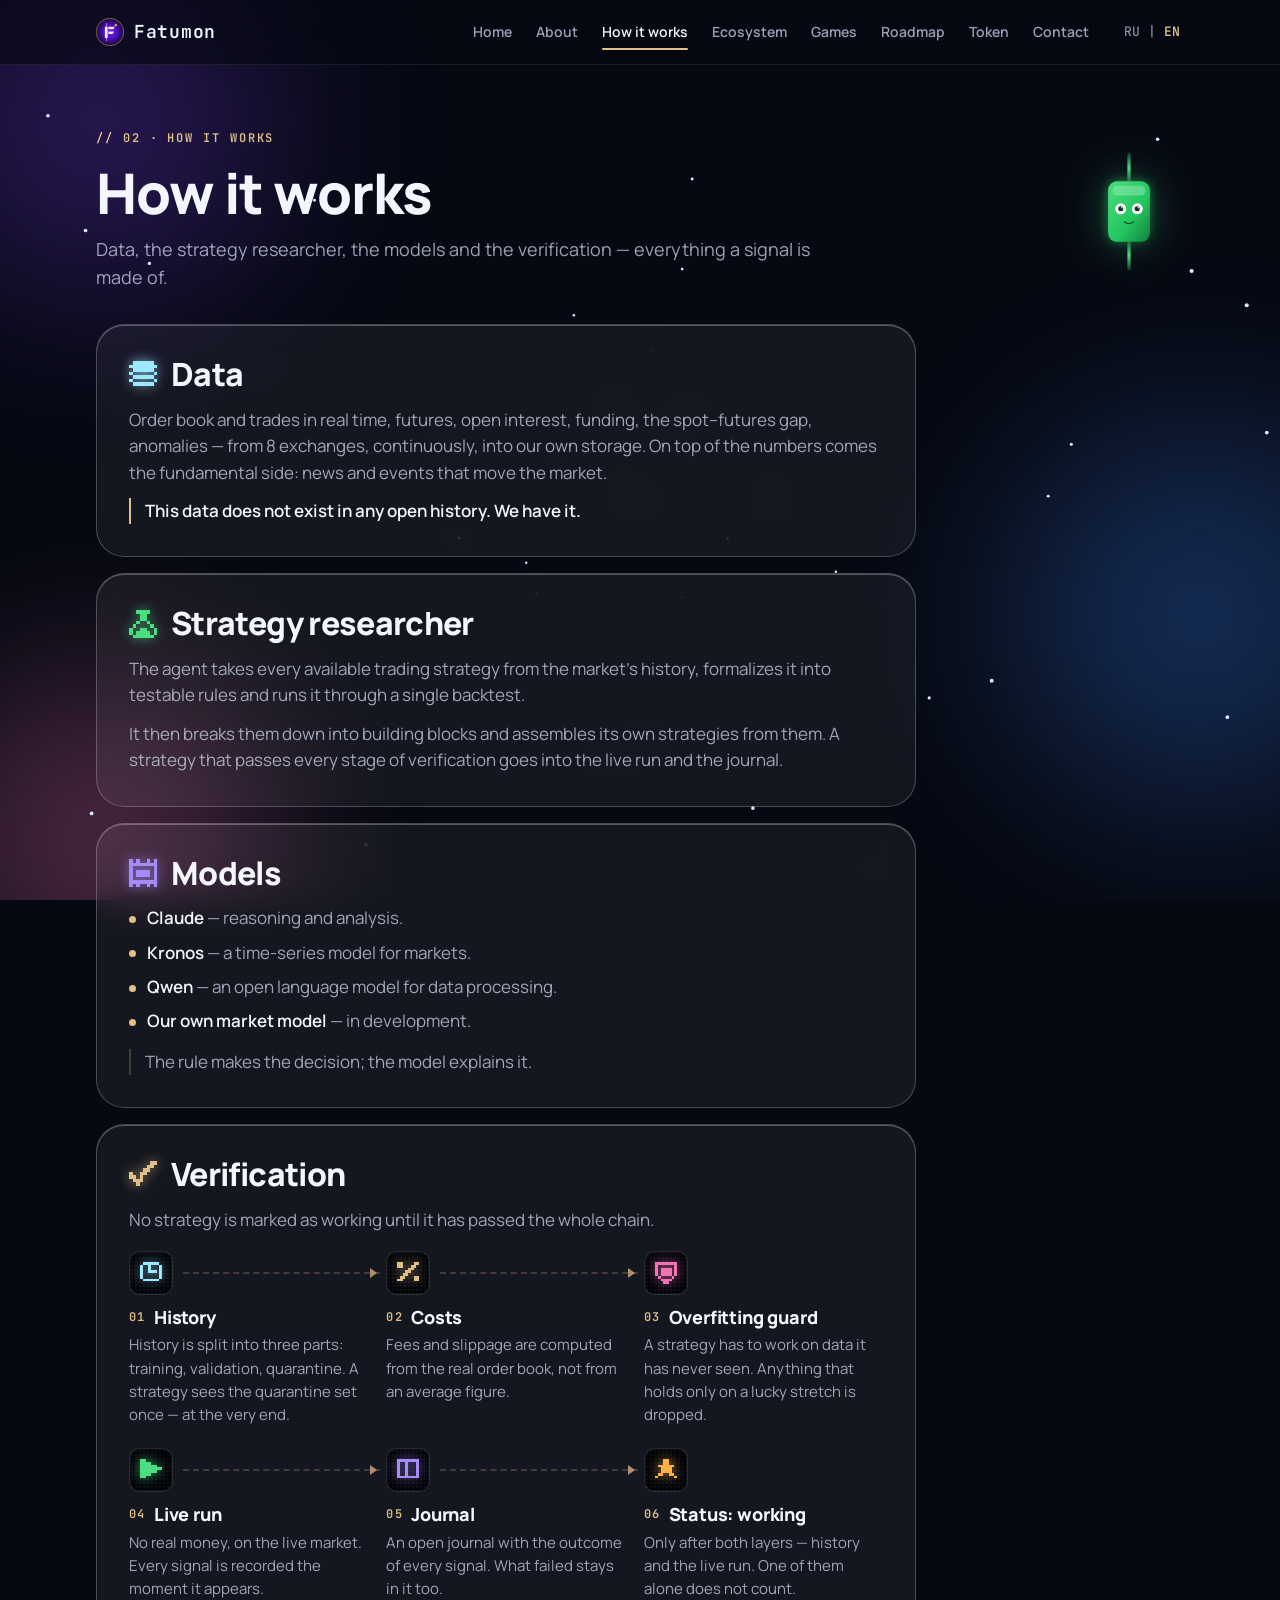
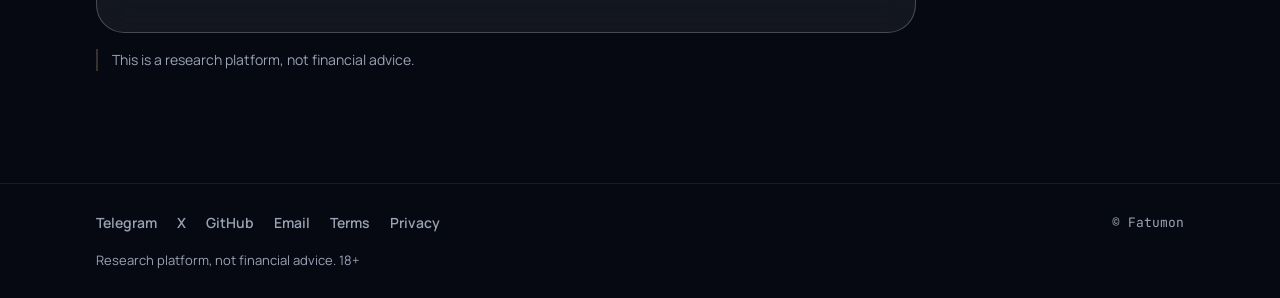
<file: how/index.html>
<!doctype html>
<html lang="ru" class="i18n-loading">
<head>
<meta charset="utf-8">
<meta name="viewport" content="width=device-width,initial-scale=1">
<title data-i18n="how.title">Как это работает — Fatumon</title>
<meta name="description" content="Данные с 8 бирж, исследователь стратегий, модели и многоступенчатая проверка: история, живой прогон, журнал." data-i18n-attr="content:how.meta">
<meta property="og:title" content="Как это работает — Fatumon" data-i18n-attr="content:how.title">
<meta property="og:description" content="Данные с 8 бирж, исследователь стратегий, модели и многоступенчатая проверка: история, живой прогон, журнал." data-i18n-attr="content:how.meta">
<meta property="og:type" content="website">
<meta property="og:url" content="https://fatumon.com/how/">
<meta property="og:site_name" content="Fatumon">
<meta property="og:image" content="https://fatumon.com/assets/brand/og-image.png">
<meta property="og:image:width" content="1200">
<meta property="og:image:height" content="630">
<meta property="og:image:alt" content="Fatumon — знак проекта" data-i18n-attr="content:common.og.alt">
<meta name="twitter:card" content="summary_large_image">
<meta name="twitter:site" content="@fatumon_token">
<meta name="twitter:image" content="https://fatumon.com/assets/brand/og-image.png">
<meta name="twitter:image:alt" content="Fatumon — знак проекта" data-i18n-attr="content:common.og.alt">
<meta name="theme-color" content="#060912">
<link rel="icon" href="../assets/brand/favicon.ico" sizes="any">
<link rel="icon" type="image/svg+xml" href="../assets/brand/logo.svg">
<link rel="apple-touch-icon" href="../assets/brand/apple-touch-icon.png">
<link rel="stylesheet" href="../assets/style.css">
<script src="../assets/app.js" defer></script>
<noscript><style>html.i18n-loading body{visibility:visible}</style></noscript>
</head>
<body data-page="how">

<div class="bg" aria-hidden="true">
  <div class="blob blob-violet"></div>
  <div class="blob blob-blue"></div>
  <div class="blob blob-pink"></div>
  <canvas id="stars"></canvas>
</div>

<header class="site-head">
  <div class="wrap head-inner">
    <a class="logo" href="../"><img src="../assets/brand/logo.svg" alt="" width="28" height="28"><span>Fatumon</span></a>
    <nav class="nav" id="nav" aria-label="Основная навигация" data-i18n-attr="aria-label:common.nav.label">
      <a href="../" data-nav="home" data-i18n="common.nav.home">Главная</a>
      <a href="../about/" data-nav="about" data-i18n="common.nav.about">О нас</a>
      <a href="../how/" data-nav="how" data-i18n="common.nav.how">Как это работает</a>
      <a href="../ecosystem/" data-nav="ecosystem" data-i18n="common.nav.ecosystem">Экосистема</a>
      <a href="../games/" data-nav="games" data-i18n="common.nav.games">Игры</a>
      <a href="../roadmap/" data-nav="roadmap" data-i18n="common.nav.roadmap">Дорожная карта</a>
      <a href="../token/" data-nav="token" data-i18n="common.nav.token">Токен</a>
      <a href="../contact/" data-nav="contact" data-i18n="common.nav.contact">Контакты</a>
    </nav>
    <div class="head-tools">
      <div class="lang" role="group" aria-label="Язык" data-i18n-attr="aria-label:common.lang.label">
        <button type="button" data-lang="ru" aria-pressed="true">RU</button>
        <span aria-hidden="true">|</span>
        <button type="button" data-lang="en" aria-pressed="false">EN</button>
      </div>
      <button type="button" class="burger" aria-expanded="false" aria-controls="nav" aria-label="Меню" data-i18n-attr="aria-label:common.burger">
        <svg class="ic-open" viewBox="0 0 20 20" fill="none" stroke="currentColor" stroke-width="2" stroke-linecap="round"><path d="M3 5h14M3 10h14M3 15h14"/></svg>
        <svg class="ic-close" viewBox="0 0 20 20" fill="none" stroke="currentColor" stroke-width="2" stroke-linecap="round"><path d="M5 5l10 10M15 5L5 15"/></svg>
      </button>
    </div>
  </div>
</header>

<main>
  <section class="wrap page-head page-head-mascot">
    <div>
      <span class="tag" data-i18n="how.tag">// 02 · КАК ЭТО РАБОТАЕТ</span>
      <h1 data-i18n="how.h1">Как это работает</h1>
    <p class="lead" data-i18n="how.lead">Данные, исследователь стратегий, модели и проверка — всё, из чего складывается каждый сигнал.</p>
    </div>
    <div class="mascot mascot-sm">
      <svg id="mascot" viewBox="0 0 200 240" role="img" aria-label="Маскот Fatumon — зелёная свеча с глазами" data-i18n-attr="aria-label:home.mascot.alt">
        <defs>
          <linearGradient id="mg" x1="0" y1="0" x2="1" y2="1">
            <stop offset="0" stop-color="#4ADE80"/>
            <stop offset=".6" stop-color="#22C55E"/>
            <stop offset="1" stop-color="#15803D"/>
          </linearGradient>
          <linearGradient id="mw" x1="0" y1="0" x2="0" y2="1">
            <stop offset="0" stop-color="#4ADE80" stop-opacity=".2"/>
            <stop offset=".5" stop-color="#4ADE80"/>
            <stop offset="1" stop-color="#4ADE80" stop-opacity=".2"/>
          </linearGradient>
          <filter id="mglow" x="-50%" y="-50%" width="200%" height="200%">
            <feGaussianBlur stdDeviation="10"/>
          </filter>
        </defs>
        <rect x="62" y="66" width="76" height="110" rx="16" fill="url(#mg)" opacity=".55" filter="url(#mglow)"/>
        <rect x="97" y="14" width="6" height="56" rx="3" fill="url(#mw)"/>
        <rect x="97" y="172" width="6" height="56" rx="3" fill="url(#mw)"/>
        <rect x="62" y="66" width="76" height="110" rx="16" fill="url(#mg)"/>
        <rect x="70" y="74" width="60" height="18" rx="9" fill="#BBF7D0" opacity=".35"/>
        <g class="eye">
          <circle cx="85" cy="116" r="10" fill="#fff"/>
          <g class="pupil">
            <circle cx="85" cy="116" r="4.6" fill="#052e16"/>
            <circle cx="86.8" cy="114" r="1.4" fill="#fff"/>
          </g>
        </g>
        <g class="eye">
          <circle cx="115" cy="116" r="10" fill="#fff"/>
          <g class="pupil">
            <circle cx="115" cy="116" r="4.6" fill="#052e16"/>
            <circle cx="116.8" cy="114" r="1.4" fill="#fff"/>
          </g>
        </g>
        <path d="M92 140 q8 6 16 0" fill="none" stroke="#052e16" stroke-width="2.2" stroke-linecap="round" opacity=".8"/>
      </svg>
    </div>
  </section>
  <section class="wrap section" style="padding-top:8px">
    <div class="stack narrow">
      <div class="card card-lg block">
        <div class="block-head"><svg class="px-icon" style="--px:#9BE8FF" viewBox="0 0 8 8" aria-hidden="true" shape-rendering="crispEdges"><path d="M1 0h1v1h-1zM2 0h1v1h-1zM3 0h1v1h-1zM4 0h1v1h-1zM5 0h1v1h-1zM6 0h1v1h-1zM0 1h1v1h-1zM1 1h1v1h-1zM2 1h1v1h-1zM3 1h1v1h-1zM4 1h1v1h-1zM5 1h1v1h-1zM6 1h1v1h-1zM7 1h1v1h-1zM1 2h1v1h-1zM2 2h1v1h-1zM3 2h1v1h-1zM4 2h1v1h-1zM5 2h1v1h-1zM6 2h1v1h-1zM0 3h1v1h-1zM7 3h1v1h-1zM1 4h1v1h-1zM2 4h1v1h-1zM3 4h1v1h-1zM4 4h1v1h-1zM5 4h1v1h-1zM6 4h1v1h-1zM0 5h1v1h-1zM7 5h1v1h-1zM1 6h1v1h-1zM2 6h1v1h-1zM3 6h1v1h-1zM4 6h1v1h-1zM5 6h1v1h-1zM6 6h1v1h-1z" fill="currentColor"/></svg><h2 data-i18n="how.data.title">Данные</h2></div>
        <p data-i18n="how.data.p1">Стакан и сделки в реальном времени, фьючерсы, открытый интерес, фандинг, расхождение спота и фьючерса, аномалии — с 8 бирж, непрерывно, в собственное хранилище. К цифрам добавляется фундаментальное: новости и события, которые двигают рынок.</p>
        <p class="why" data-i18n="how.data.why">В открытой истории этих данных нет. У нас они есть.</p>
      </div>
      <div class="card card-lg block">
        <div class="block-head"><svg class="px-icon" style="--px:#4ADE80" viewBox="0 0 8 8" aria-hidden="true" shape-rendering="crispEdges"><path d="M2 0h1v1h-1zM3 0h1v1h-1zM4 0h1v1h-1zM5 0h1v1h-1zM3 1h1v1h-1zM4 1h1v1h-1zM3 2h1v1h-1zM4 2h1v1h-1zM2 3h1v1h-1zM5 3h1v1h-1zM1 4h1v1h-1zM6 4h1v1h-1zM0 5h1v1h-1zM3 5h1v1h-1zM4 5h1v1h-1zM7 5h1v1h-1zM0 6h1v1h-1zM2 6h1v1h-1zM3 6h1v1h-1zM4 6h1v1h-1zM5 6h1v1h-1zM7 6h1v1h-1zM1 7h1v1h-1zM2 7h1v1h-1zM3 7h1v1h-1zM4 7h1v1h-1zM5 7h1v1h-1zM6 7h1v1h-1z" fill="currentColor"/></svg><h2 data-i18n="how.research.title">Исследователь стратегий</h2></div>
        <p data-i18n="how.research.p1">Агент берёт все доступные торговые стратегии за историю рынка, формализует их в проверяемые правила и прогоняет через единый бэктест.</p>
        <p data-i18n="how.research.p2">Затем разбирает их на строительные блоки и собирает из них собственные стратегии. Стратегия, прошедшая все этапы проверки, выходит в живой прогон и в журнал.</p>
      </div>
      <div class="card card-lg block">
        <div class="block-head"><svg class="px-icon" style="--px:#A78BFA" viewBox="0 0 8 8" aria-hidden="true" shape-rendering="crispEdges"><path d="M0 0h1v1h-1zM2 0h1v1h-1zM5 0h1v1h-1zM7 0h1v1h-1zM0 1h1v1h-1zM1 1h1v1h-1zM2 1h1v1h-1zM3 1h1v1h-1zM4 1h1v1h-1zM5 1h1v1h-1zM6 1h1v1h-1zM7 1h1v1h-1zM0 2h1v1h-1zM7 2h1v1h-1zM0 3h1v1h-1zM2 3h1v1h-1zM3 3h1v1h-1zM4 3h1v1h-1zM5 3h1v1h-1zM7 3h1v1h-1zM0 4h1v1h-1zM2 4h1v1h-1zM3 4h1v1h-1zM4 4h1v1h-1zM5 4h1v1h-1zM7 4h1v1h-1zM0 5h1v1h-1zM7 5h1v1h-1zM0 6h1v1h-1zM1 6h1v1h-1zM2 6h1v1h-1zM3 6h1v1h-1zM4 6h1v1h-1zM5 6h1v1h-1zM6 6h1v1h-1zM7 6h1v1h-1zM0 7h1v1h-1zM2 7h1v1h-1zM5 7h1v1h-1zM7 7h1v1h-1z" fill="currentColor"/></svg><h2 data-i18n="how.models.title">Модели</h2></div>
        <ul class="list">
          <li data-i18n-html="how.models.claude"><strong>Claude</strong> — рассуждения и разбор.</li>
          <li data-i18n-html="how.models.kronos"><strong>Kronos</strong> — модель временных рядов для рынка.</li>
          <li data-i18n-html="how.models.qwen"><strong>Qwen</strong> — открытая языковая модель для обработки данных.</li>
          <li data-i18n-html="how.models.own"><strong>Собственная модель рынка</strong> — в разработке.</li>
        </ul>
        <p class="note" data-i18n="how.models.rule">Решение принимает правило, модель объясняет.</p>
      </div>
      <div class="card card-lg block">
        <div class="block-head"><svg class="px-icon" style="--px:#e0bf88" viewBox="0 0 8 8" aria-hidden="true" shape-rendering="crispEdges"><path d="M6 0h1v1h-1zM7 0h1v1h-1zM5 1h1v1h-1zM6 1h1v1h-1zM4 2h1v1h-1zM5 2h1v1h-1zM0 3h1v1h-1zM3 3h1v1h-1zM4 3h1v1h-1zM0 4h1v1h-1zM1 4h1v1h-1zM3 4h1v1h-1zM1 5h1v1h-1zM2 5h1v1h-1zM3 5h1v1h-1zM2 6h1v1h-1z" fill="currentColor"/></svg><h2 data-i18n="how.check.title">Проверка</h2></div>
        <p class="muted" data-i18n="how.check.lead">Ни одна стратегия не получает статус «рабочая», пока не пройдёт всю цепочку.</p>
        <ol class="chain">
          <li class="chain-step">
            <div class="chain-icon"><svg class="px-icon" style="--px:#9BE8FF" viewBox="0 0 8 8" aria-hidden="true" shape-rendering="crispEdges"><path d="M1 0h1v1h-1zM2 0h1v1h-1zM3 0h1v1h-1zM4 0h1v1h-1zM5 0h1v1h-1zM6 0h1v1h-1zM0 1h1v1h-1zM3 1h1v1h-1zM7 1h1v1h-1zM0 2h1v1h-1zM3 2h1v1h-1zM7 2h1v1h-1zM0 3h1v1h-1zM3 3h1v1h-1zM4 3h1v1h-1zM5 3h1v1h-1zM7 3h1v1h-1zM0 4h1v1h-1zM7 4h1v1h-1zM0 5h1v1h-1zM7 5h1v1h-1zM1 6h1v1h-1zM2 6h1v1h-1zM3 6h1v1h-1zM4 6h1v1h-1zM5 6h1v1h-1zM6 6h1v1h-1z" fill="currentColor"/></svg></div>
            <h3 data-i18n="how.check.s1.title">История</h3>
            <p data-i18n="how.check.s1.text">История делится на три части: обучение, проверка, карантин. Карантин стратегия видит один раз — в самом конце.</p>
          </li>
          <li class="chain-step">
            <div class="chain-icon"><svg class="px-icon" style="--px:#e0bf88" viewBox="0 0 8 8" aria-hidden="true" shape-rendering="crispEdges"><path d="M0 0h1v1h-1zM1 0h1v1h-1zM6 0h1v1h-1zM7 0h1v1h-1zM0 1h1v1h-1zM1 1h1v1h-1zM5 1h1v1h-1zM6 1h1v1h-1zM4 2h1v1h-1zM5 2h1v1h-1zM3 3h1v1h-1zM4 3h1v1h-1zM2 4h1v1h-1zM3 4h1v1h-1zM1 5h1v1h-1zM2 5h1v1h-1zM6 5h1v1h-1zM7 5h1v1h-1zM0 6h1v1h-1zM1 6h1v1h-1zM6 6h1v1h-1zM7 6h1v1h-1z" fill="currentColor"/></svg></div>
            <h3 data-i18n="how.check.s2.title">Издержки</h3>
            <p data-i18n="how.check.s2.text">Комиссии и проскальзывание считаются по реальному стакану, а не по средней цифре.</p>
          </li>
          <li class="chain-step">
            <div class="chain-icon"><svg class="px-icon" style="--px:#F472B6" viewBox="0 0 8 8" aria-hidden="true" shape-rendering="crispEdges"><path d="M0 0h1v1h-1zM1 0h1v1h-1zM2 0h1v1h-1zM3 0h1v1h-1zM4 0h1v1h-1zM5 0h1v1h-1zM6 0h1v1h-1zM7 0h1v1h-1zM0 1h1v1h-1zM7 1h1v1h-1zM0 2h1v1h-1zM2 2h1v1h-1zM3 2h1v1h-1zM4 2h1v1h-1zM5 2h1v1h-1zM7 2h1v1h-1zM0 3h1v1h-1zM2 3h1v1h-1zM3 3h1v1h-1zM4 3h1v1h-1zM5 3h1v1h-1zM7 3h1v1h-1zM0 4h1v1h-1zM2 4h1v1h-1zM3 4h1v1h-1zM4 4h1v1h-1zM5 4h1v1h-1zM7 4h1v1h-1zM1 5h1v1h-1zM6 5h1v1h-1zM2 6h1v1h-1zM3 6h1v1h-1zM4 6h1v1h-1zM5 6h1v1h-1zM3 7h1v1h-1zM4 7h1v1h-1z" fill="currentColor"/></svg></div>
            <h3 data-i18n="how.check.s3.title">Защита от подгонки</h3>
            <p data-i18n="how.check.s3.text">Стратегия должна работать на данных, которых не видела. Что держится только на удачном отрезке — отсеивается.</p>
          </li>
          <li class="chain-step">
            <div class="chain-icon"><svg class="px-icon" style="--px:#4ADE80" viewBox="0 0 8 8" aria-hidden="true" shape-rendering="crispEdges"><path d="M0 0h1v1h-1zM1 0h1v1h-1zM0 1h1v1h-1zM1 1h1v1h-1zM2 1h1v1h-1zM3 1h1v1h-1zM0 2h1v1h-1zM1 2h1v1h-1zM2 2h1v1h-1zM3 2h1v1h-1zM4 2h1v1h-1zM5 2h1v1h-1zM0 3h1v1h-1zM1 3h1v1h-1zM2 3h1v1h-1zM3 3h1v1h-1zM4 3h1v1h-1zM5 3h1v1h-1zM6 3h1v1h-1zM7 3h1v1h-1zM0 4h1v1h-1zM1 4h1v1h-1zM2 4h1v1h-1zM3 4h1v1h-1zM4 4h1v1h-1zM5 4h1v1h-1zM0 5h1v1h-1zM1 5h1v1h-1zM2 5h1v1h-1zM3 5h1v1h-1zM0 6h1v1h-1zM1 6h1v1h-1z" fill="currentColor"/></svg></div>
            <h3 data-i18n="how.check.s4.title">Живой прогон</h3>
            <p data-i18n="how.check.s4.text">Без денег, на живом рынке. Каждый сигнал фиксируется в момент появления.</p>
          </li>
          <li class="chain-step">
            <div class="chain-icon"><svg class="px-icon" style="--px:#A78BFA" viewBox="0 0 8 8" aria-hidden="true" shape-rendering="crispEdges"><path d="M0 0h1v1h-1zM1 0h1v1h-1zM2 0h1v1h-1zM3 0h1v1h-1zM4 0h1v1h-1zM5 0h1v1h-1zM6 0h1v1h-1zM7 0h1v1h-1zM0 1h1v1h-1zM3 1h1v1h-1zM7 1h1v1h-1zM0 2h1v1h-1zM3 2h1v1h-1zM7 2h1v1h-1zM0 3h1v1h-1zM3 3h1v1h-1zM7 3h1v1h-1zM0 4h1v1h-1zM3 4h1v1h-1zM7 4h1v1h-1zM0 5h1v1h-1zM3 5h1v1h-1zM7 5h1v1h-1zM0 6h1v1h-1zM1 6h1v1h-1zM2 6h1v1h-1zM3 6h1v1h-1zM4 6h1v1h-1zM5 6h1v1h-1zM6 6h1v1h-1zM7 6h1v1h-1z" fill="currentColor"/></svg></div>
            <h3 data-i18n="how.check.s5.title">Журнал</h3>
            <p data-i18n="how.check.s5.text">Открытый журнал с итогом каждого сигнала. Что не прошло — остаётся в нём тоже.</p>
          </li>
          <li class="chain-step">
            <div class="chain-icon"><svg class="px-icon" style="--px:#ffb347" viewBox="0 0 8 8" aria-hidden="true" shape-rendering="crispEdges"><path d="M3 0h1v1h-1zM4 0h1v1h-1zM3 1h1v1h-1zM4 1h1v1h-1zM1 2h1v1h-1zM2 2h1v1h-1zM3 2h1v1h-1zM4 2h1v1h-1zM5 2h1v1h-1zM6 2h1v1h-1zM2 3h1v1h-1zM3 3h1v1h-1zM4 3h1v1h-1zM5 3h1v1h-1zM2 4h1v1h-1zM3 4h1v1h-1zM4 4h1v1h-1zM5 4h1v1h-1zM1 5h1v1h-1zM2 5h1v1h-1zM5 5h1v1h-1zM6 5h1v1h-1zM0 6h1v1h-1zM7 6h1v1h-1z" fill="currentColor"/></svg></div>
            <h3 data-i18n="how.check.s6.title">Статус «рабочая»</h3>
            <p data-i18n="how.check.s6.text">Только после обоих слоёв — истории и живого прогона. Один из них не считается.</p>
          </li>
        </ol>
      </div>
      <p class="note" data-i18n="how.disclaimer">Это исследовательская платформа, не финансовый совет.</p>
    </div>
  </section>
</main>

<footer class="site-foot">
  <div class="wrap foot-inner">
    <div class="foot-links">
      <a href="https://t.me/fatumon" target="_blank" rel="noopener" data-i18n="common.footer.telegram">Telegram</a>
      <a href="https://x.com/fatumon_token" target="_blank" rel="noopener" data-i18n="common.footer.x">X</a>
      <a href="https://github.com/fatumon-token" target="_blank" rel="noopener" data-i18n="common.footer.github">GitHub</a>
      <a href="mailto:fatumon.token@gmail.com" data-i18n="common.footer.mail">Почта</a>
      <a href="../terms/" data-i18n="common.footer.terms">Условия</a>
      <a href="../privacy/" data-i18n="common.footer.privacy">Конфиденциальность</a>
    </div>
    <div class="copy" data-i18n="common.footer.copy">© Fatumon</div>
  </div>
  <div class="wrap"><p class="foot-disclaimer" data-i18n="common.footer.disclaimer">Это исследовательская платформа, не финансовый совет. 18+</p></div>
</footer>

</body>
</html>
</file>
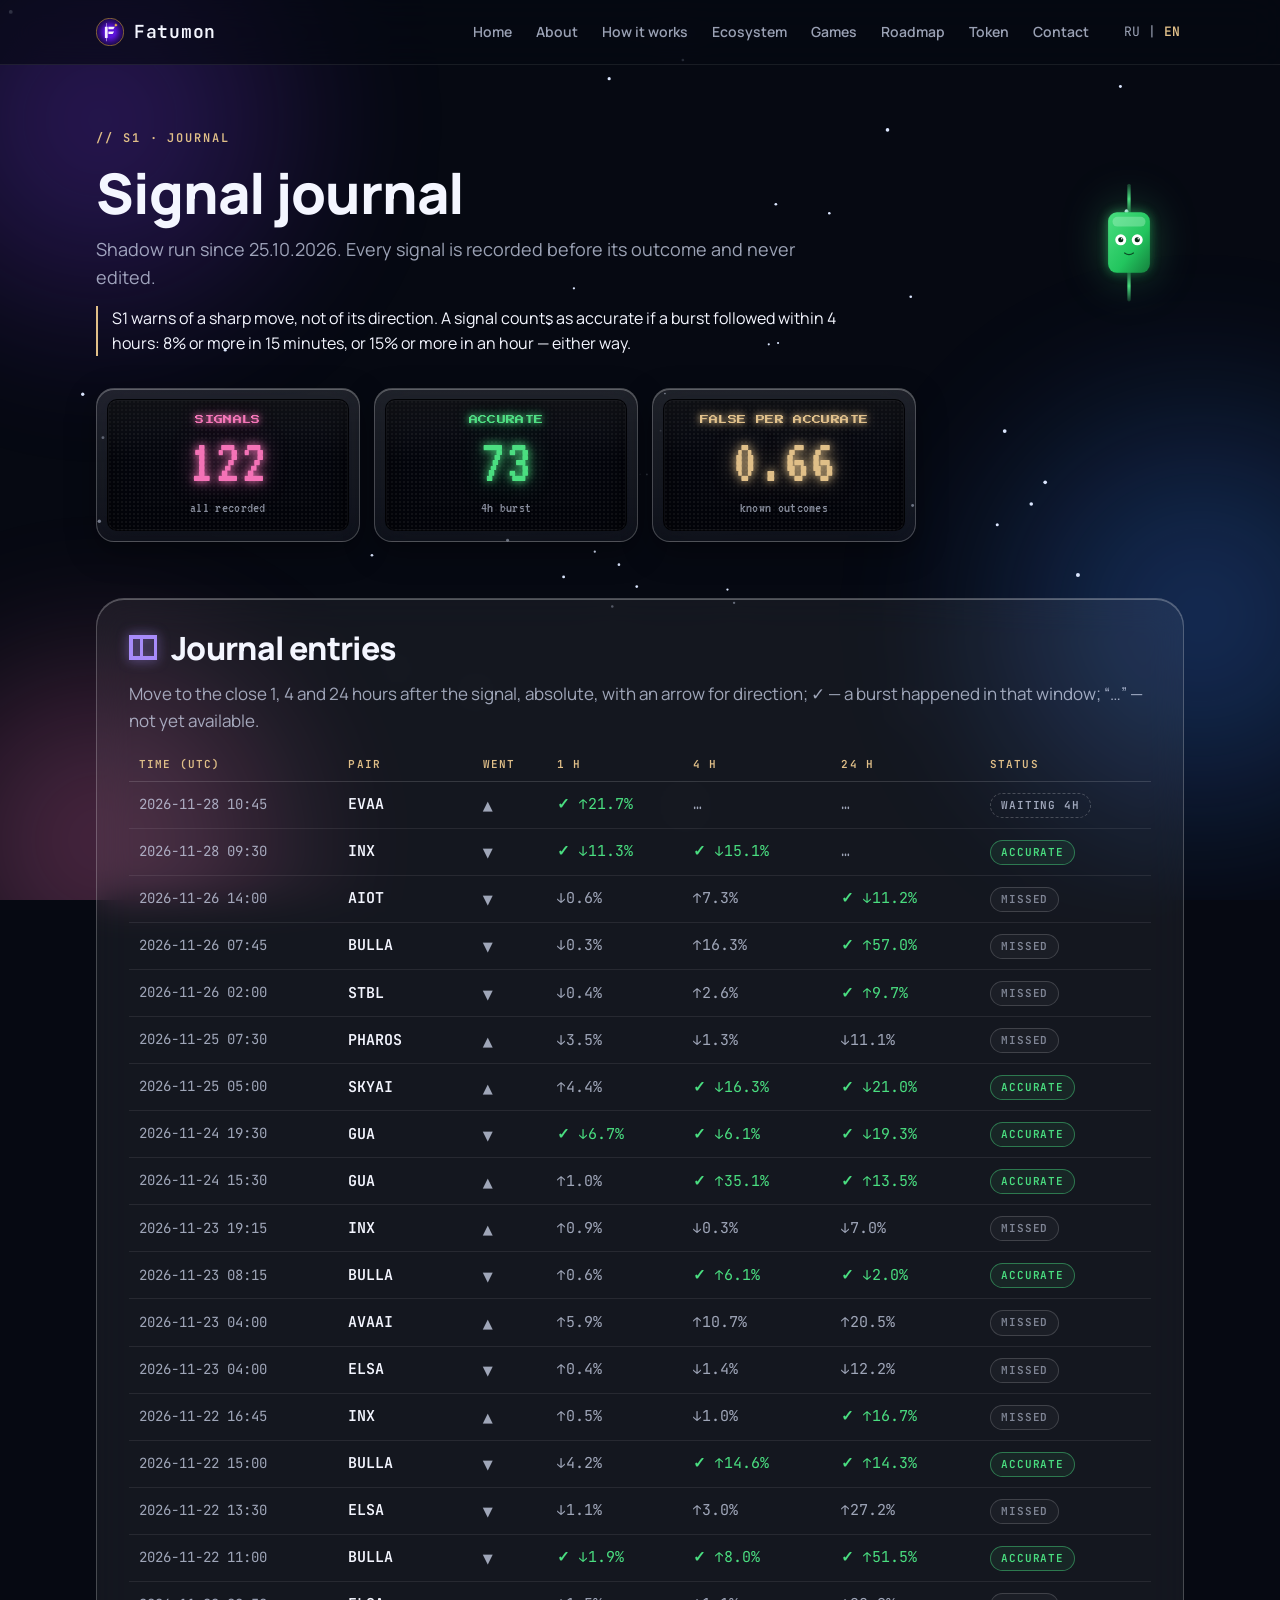
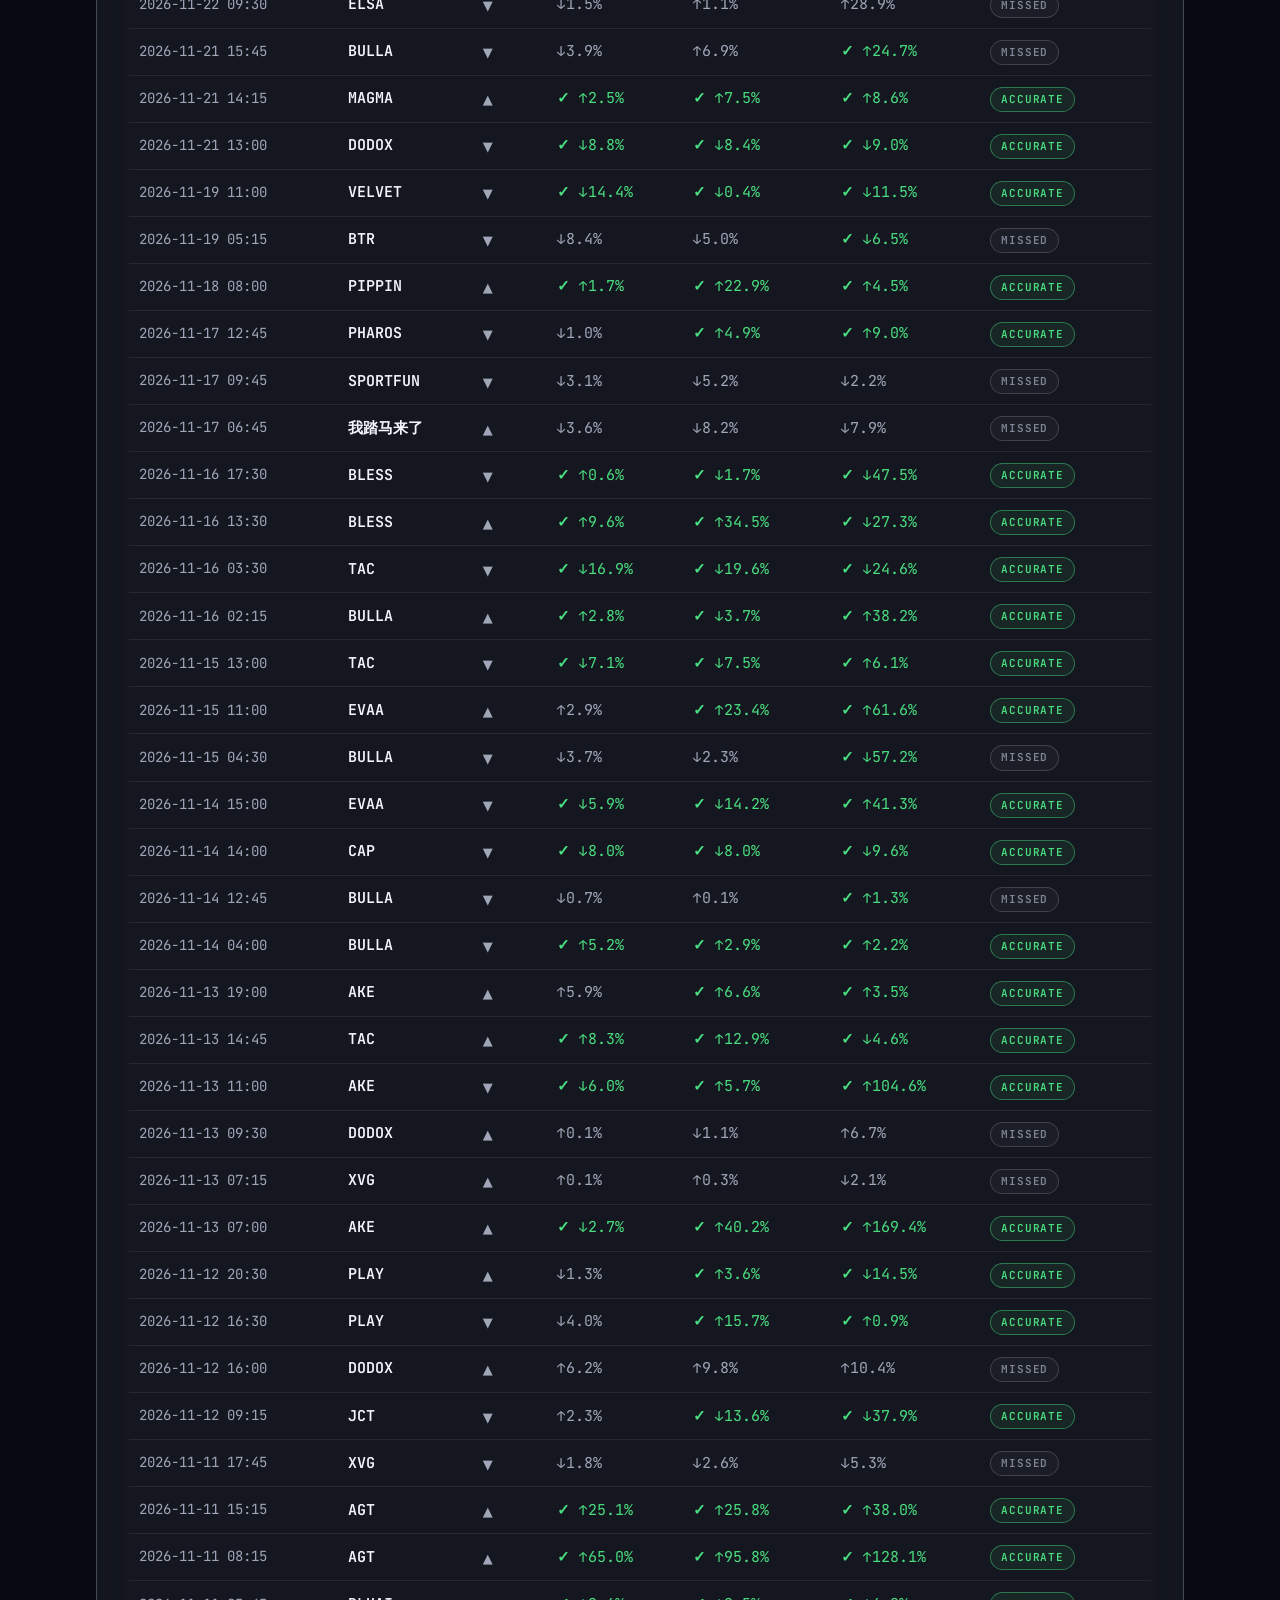
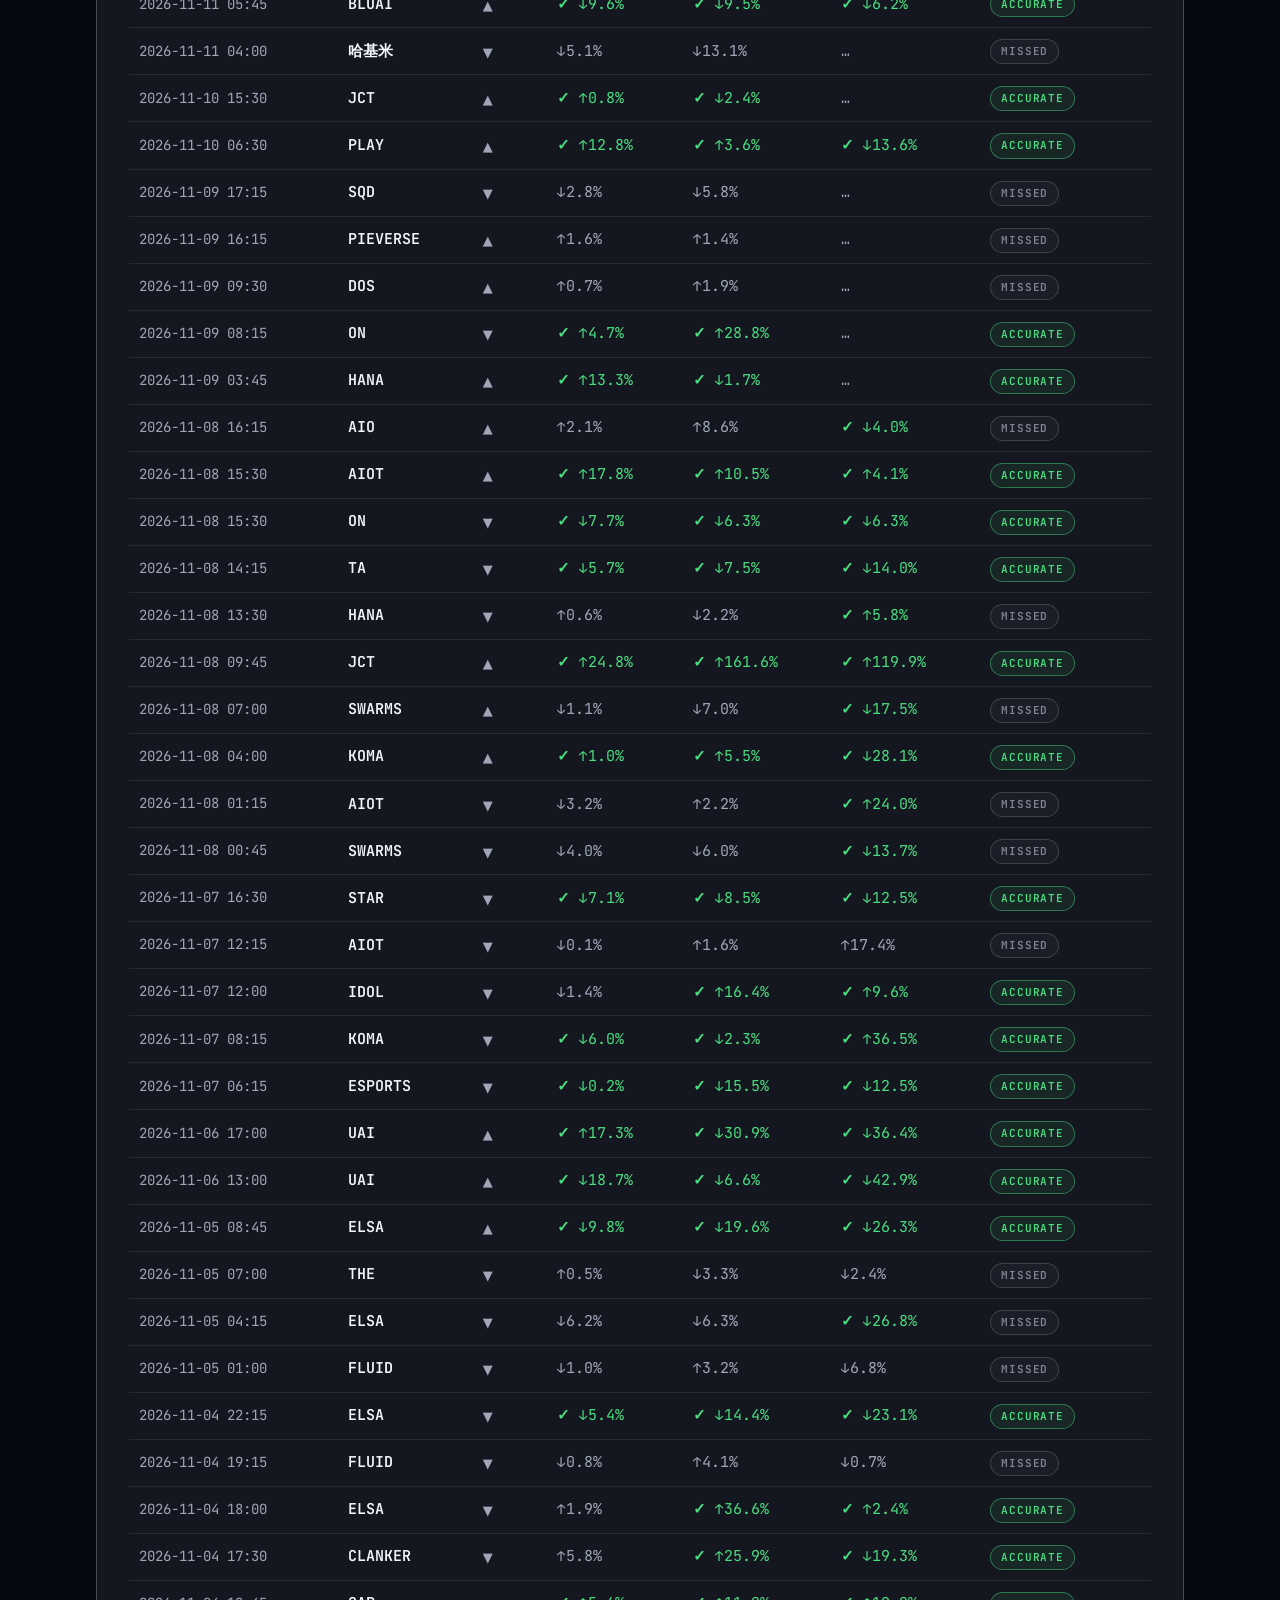
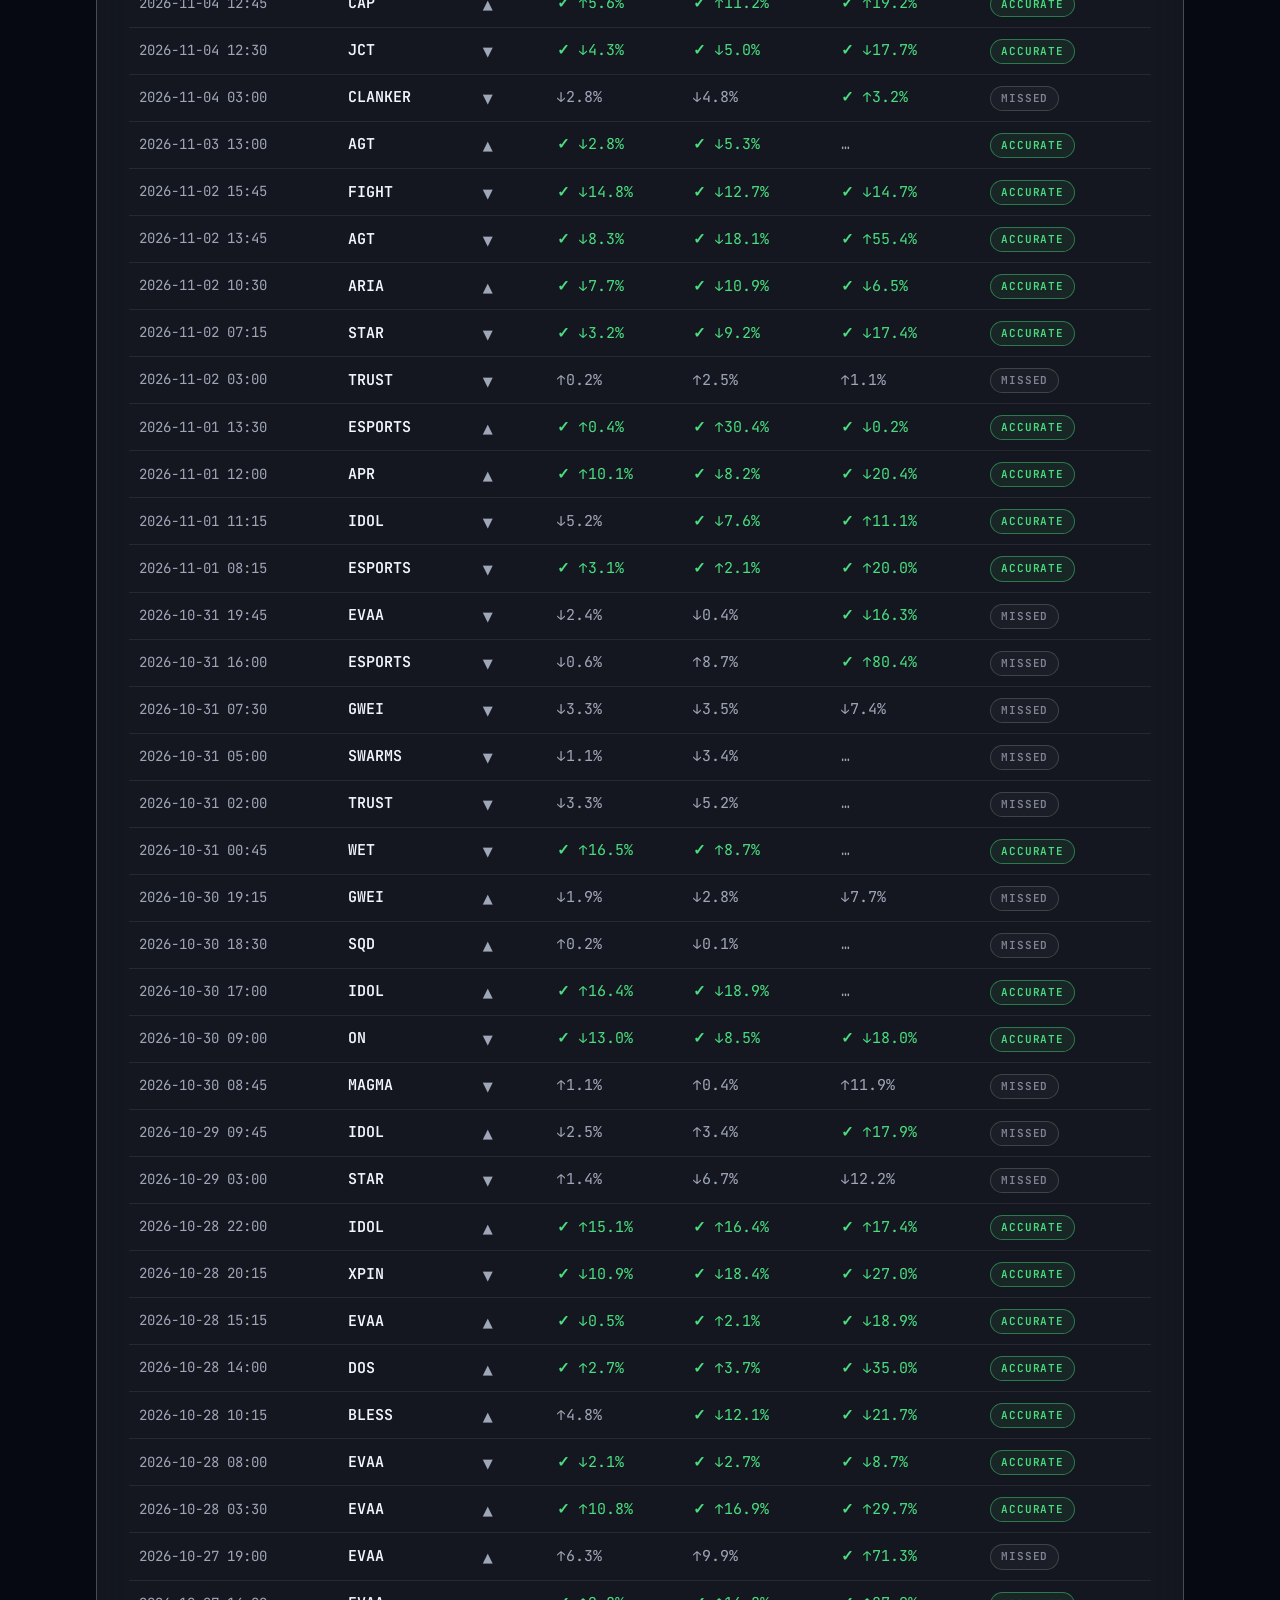
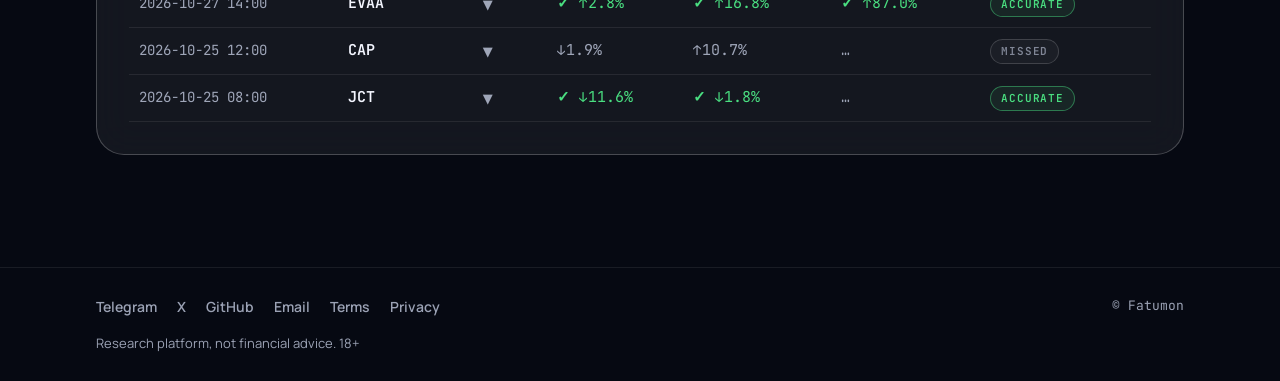
<file: journal/index.html>
<!doctype html>
<html lang="ru" class="i18n-loading">
<head>
<meta charset="utf-8">
<meta name="viewport" content="width=device-width,initial-scale=1">
<meta name="robots" content="noindex, nofollow">
<title data-i18n="journal.title">Журнал сигналов — Fatumon</title>
<meta name="description" content="Открытый журнал сигналов стратегии S1: каждый сигнал записывается до исхода и не редактируется." data-i18n-attr="content:journal.meta">
<meta property="og:title" content="Журнал сигналов — Fatumon" data-i18n-attr="content:journal.title">
<meta property="og:description" content="Открытый журнал сигналов стратегии S1: каждый сигнал записывается до исхода и не редактируется." data-i18n-attr="content:journal.meta">
<meta property="og:type" content="website">
<meta property="og:url" content="https://fatumon.com/journal/">
<meta property="og:site_name" content="Fatumon">
<meta property="og:image" content="https://fatumon.com/assets/brand/og-image.png">
<meta property="og:image:width" content="1200">
<meta property="og:image:height" content="630">
<meta property="og:image:alt" content="Fatumon — знак проекта" data-i18n-attr="content:common.og.alt">
<meta name="twitter:card" content="summary_large_image">
<meta name="twitter:site" content="@fatumon_token">
<meta name="twitter:image" content="https://fatumon.com/assets/brand/og-image.png">
<meta name="twitter:image:alt" content="Fatumon — знак проекта" data-i18n-attr="content:common.og.alt">
<meta name="theme-color" content="#060912">
<link rel="icon" href="../assets/brand/favicon.ico" sizes="any">
<link rel="icon" type="image/svg+xml" href="../assets/brand/logo.svg">
<link rel="apple-touch-icon" href="../assets/brand/apple-touch-icon.png">
<link rel="stylesheet" href="../assets/style.css">
<script src="../assets/app.js" defer></script>
<noscript><style>html.i18n-loading body{visibility:visible}</style></noscript>
</head>
<body data-page="journal">

<div class="bg" aria-hidden="true">
  <div class="blob blob-violet"></div>
  <div class="blob blob-blue"></div>
  <div class="blob blob-pink"></div>
  <canvas id="stars"></canvas>
</div>

<header class="site-head">
  <div class="wrap head-inner">
    <a class="logo" href="../"><img src="../assets/brand/logo.svg" alt="" width="28" height="28"><span>Fatumon</span></a>
    <nav class="nav" id="nav" aria-label="Основная навигация" data-i18n-attr="aria-label:common.nav.label">
      <a href="../" data-nav="home" data-i18n="common.nav.home">Главная</a>
      <a href="../about/" data-nav="about" data-i18n="common.nav.about">О нас</a>
      <a href="../how/" data-nav="how" data-i18n="common.nav.how">Как это работает</a>
      <a href="../ecosystem/" data-nav="ecosystem" data-i18n="common.nav.ecosystem">Экосистема</a>
      <a href="../games/" data-nav="games" data-i18n="common.nav.games">Игры</a>
      <a href="../roadmap/" data-nav="roadmap" data-i18n="common.nav.roadmap">Дорожная карта</a>
      <a href="../token/" data-nav="token" data-i18n="common.nav.token">Токен</a>
      <a href="../contact/" data-nav="contact" data-i18n="common.nav.contact">Контакты</a>
    </nav>
    <div class="head-tools">
      <div class="lang" role="group" aria-label="Язык" data-i18n-attr="aria-label:common.lang.label">
        <button type="button" data-lang="ru" aria-pressed="true">RU</button>
        <span aria-hidden="true">|</span>
        <button type="button" data-lang="en" aria-pressed="false">EN</button>
      </div>
      <button type="button" class="burger" aria-expanded="false" aria-controls="nav" aria-label="Меню" data-i18n-attr="aria-label:common.burger">
        <svg class="ic-open" viewBox="0 0 20 20" fill="none" stroke="currentColor" stroke-width="2" stroke-linecap="round"><path d="M3 5h14M3 10h14M3 15h14"/></svg>
        <svg class="ic-close" viewBox="0 0 20 20" fill="none" stroke="currentColor" stroke-width="2" stroke-linecap="round"><path d="M5 5l10 10M15 5L5 15"/></svg>
      </button>
    </div>
  </div>
</header>

<main>
  <section class="wrap page-head page-head-mascot">
    <div>
      <span class="tag" data-i18n="journal.tag">// S1 · ЖУРНАЛ</span>
      <h1 data-i18n="journal.h1">Журнал сигналов</h1>
      <p class="lead" data-i18n="journal.lead">Теневой прогон с 25.10.2026. Каждый сигнал записывается до исхода и не редактируется.</p>
      <p class="jrule" data-i18n="journal.rule">S1 предупреждает о резком движении, не о направлении. Сигнал считается точным, если в течение 4 часов после него был всплеск: 8% и больше за 15 минут или 15% и больше за час — в любую сторону.</p>
    </div>
    <div class="mascot mascot-sm">
      <svg id="mascot" viewBox="0 0 200 240" role="img" aria-label="Маскот Fatumon — зелёная свеча с глазами" data-i18n-attr="aria-label:home.mascot.alt">
        <defs>
          <linearGradient id="mg" x1="0" y1="0" x2="1" y2="1">
            <stop offset="0" stop-color="#4ADE80"/>
            <stop offset=".6" stop-color="#22C55E"/>
            <stop offset="1" stop-color="#15803D"/>
          </linearGradient>
          <linearGradient id="mw" x1="0" y1="0" x2="0" y2="1">
            <stop offset="0" stop-color="#4ADE80" stop-opacity=".2"/>
            <stop offset=".5" stop-color="#4ADE80"/>
            <stop offset="1" stop-color="#4ADE80" stop-opacity=".2"/>
          </linearGradient>
          <filter id="mglow" x="-50%" y="-50%" width="200%" height="200%">
            <feGaussianBlur stdDeviation="10"/>
          </filter>
        </defs>
        <rect x="62" y="66" width="76" height="110" rx="16" fill="url(#mg)" opacity=".55" filter="url(#mglow)"/>
        <rect x="97" y="14" width="6" height="56" rx="3" fill="url(#mw)"/>
        <rect x="97" y="172" width="6" height="56" rx="3" fill="url(#mw)"/>
        <rect x="62" y="66" width="76" height="110" rx="16" fill="url(#mg)"/>
        <rect x="70" y="74" width="60" height="18" rx="9" fill="#BBF7D0" opacity=".35"/>
        <g class="eye">
          <circle cx="85" cy="116" r="10" fill="#fff"/>
          <g class="pupil">
            <circle cx="85" cy="116" r="4.6" fill="#052e16"/>
            <circle cx="86.8" cy="114" r="1.4" fill="#fff"/>
          </g>
        </g>
        <g class="eye">
          <circle cx="115" cy="116" r="10" fill="#fff"/>
          <g class="pupil">
            <circle cx="115" cy="116" r="4.6" fill="#052e16"/>
            <circle cx="116.8" cy="114" r="1.4" fill="#fff"/>
          </g>
        </g>
        <path d="M92 140 q8 6 16 0" fill="none" stroke="#052e16" stroke-width="2.2" stroke-linecap="round" opacity=".8"/>
      </svg>
    </div>
  </section>
  <section class="wrap section" style="padding-top:8px">
    <div class="stats stats-3" role="list">
      <div class="px-cell" role="listitem" style="--px:#F472B6">
        <div class="px-screen">
          <span class="px-label" data-i18n="journal.cell.total.label">SIGNALS</span>
          <span class="px-num"><span data-jstat="total">—</span></span>
          <span class="px-note" data-i18n="journal.cell.total.note">all recorded</span>
        </div>
      </div>
      <div class="px-cell" role="listitem" style="--px:#4ADE80">
        <div class="px-screen">
          <span class="px-label" data-i18n="journal.cell.real.label">ТОЧНЫХ</span>
          <span class="px-num"><span data-jstat="real">—</span></span>
          <span class="px-note" data-i18n="journal.cell.real.note">4h burst</span>
        </div>
      </div>
      <div class="px-cell" role="listitem" style="--px:#e0bf88">
        <div class="px-screen">
          <span class="px-label" data-i18n="journal.cell.fpr.label">ЛОЖНЫХ НА 1 ТОЧНЫЙ</span>
          <span class="px-num"><span data-jstat="false_per_real">—</span></span>
          <span class="px-note" data-i18n="journal.cell.fpr.note">known outcomes</span>
        </div>
      </div>
    </div>
  </section>
  <section class="wrap section" style="padding-top:0">
    <div class="card card-lg block journal-card">
      <div class="block-head"><svg class="px-icon" style="--px:#A78BFA" viewBox="0 0 8 8" aria-hidden="true" shape-rendering="crispEdges"><path d="M0 0h1v1h-1zM1 0h1v1h-1zM2 0h1v1h-1zM3 0h1v1h-1zM4 0h1v1h-1zM5 0h1v1h-1zM6 0h1v1h-1zM7 0h1v1h-1zM0 1h1v1h-1zM3 1h1v1h-1zM7 1h1v1h-1zM0 2h1v1h-1zM3 2h1v1h-1zM7 2h1v1h-1zM0 3h1v1h-1zM3 3h1v1h-1zM7 3h1v1h-1zM0 4h1v1h-1zM3 4h1v1h-1zM7 4h1v1h-1zM0 5h1v1h-1zM3 5h1v1h-1zM7 5h1v1h-1zM0 6h1v1h-1zM1 6h1v1h-1zM2 6h1v1h-1zM3 6h1v1h-1zM4 6h1v1h-1zM5 6h1v1h-1zM6 6h1v1h-1zM7 6h1v1h-1z" fill="currentColor"/></svg><h2 data-i18n="journal.table.title">Записи журнала</h2></div>
      <p class="muted jcloses" data-i18n="journal.closes">Ход к закрытию через 1, 4 и 24 часа после сигнала, по модулю, со стрелкой направления; ✓ — в этом окне был всплеск; «…» — ещё нет данных.</p>
      <div class="jtable-wrap">
        <table class="jtable">
          <thead><tr><th scope="col" data-i18n="journal.th.time">Время (UTC)</th><th scope="col" data-i18n="journal.th.coin">Пара</th><th scope="col" data-i18n="journal.th.first">Куда пошла</th><th scope="col" data-i18n="journal.th.h1">1 ч</th><th scope="col" data-i18n="journal.th.h4">4 ч</th><th scope="col" data-i18n="journal.th.h24">24 ч</th><th scope="col" data-i18n="journal.th.status">Статус</th></tr></thead>
          <tbody data-journal-rows>
            <tr class="jempty"><td colspan="7" data-i18n="journal.empty">Журнал обновляется</td></tr>
          </tbody>
        </table>
      </div>
    </div>
  </section>
</main>

<footer class="site-foot">
  <div class="wrap foot-inner">
    <div class="foot-links">
      <a href="https://t.me/fatumon" target="_blank" rel="noopener" data-i18n="common.footer.telegram">Telegram</a>
      <a href="https://x.com/fatumon_token" target="_blank" rel="noopener" data-i18n="common.footer.x">X</a>
      <a href="https://github.com/fatumon-token" target="_blank" rel="noopener" data-i18n="common.footer.github">GitHub</a>
      <a href="mailto:fatumon.token@gmail.com" data-i18n="common.footer.mail">Почта</a>
      <a href="../terms/" data-i18n="common.footer.terms">Условия</a>
      <a href="../privacy/" data-i18n="common.footer.privacy">Конфиденциальность</a>
    </div>
    <div class="copy" data-i18n="common.footer.copy">© Fatumon</div>
  </div>
  <div class="wrap"><p class="foot-disclaimer" data-i18n="common.footer.disclaimer">Это исследовательская платформа, не финансовый совет. 18+</p></div>
</footer>

</body>
</html>
</file>
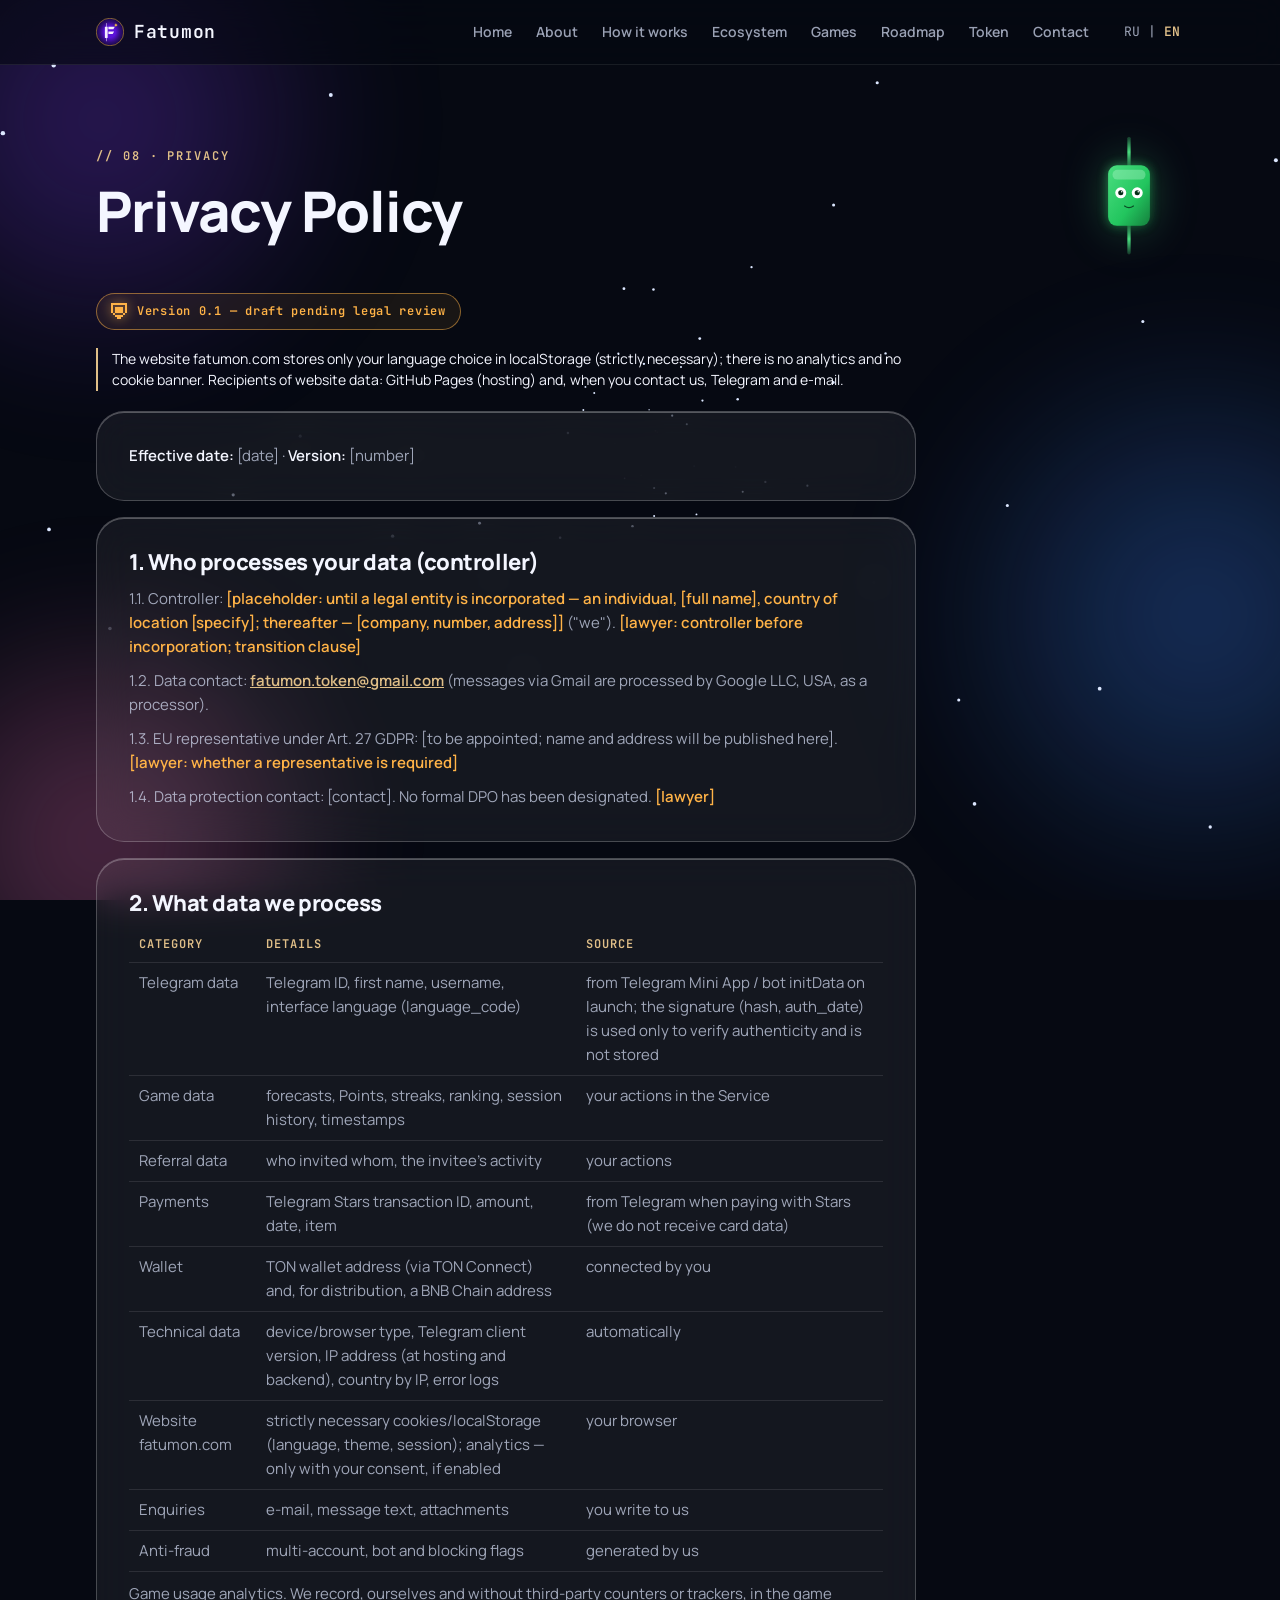
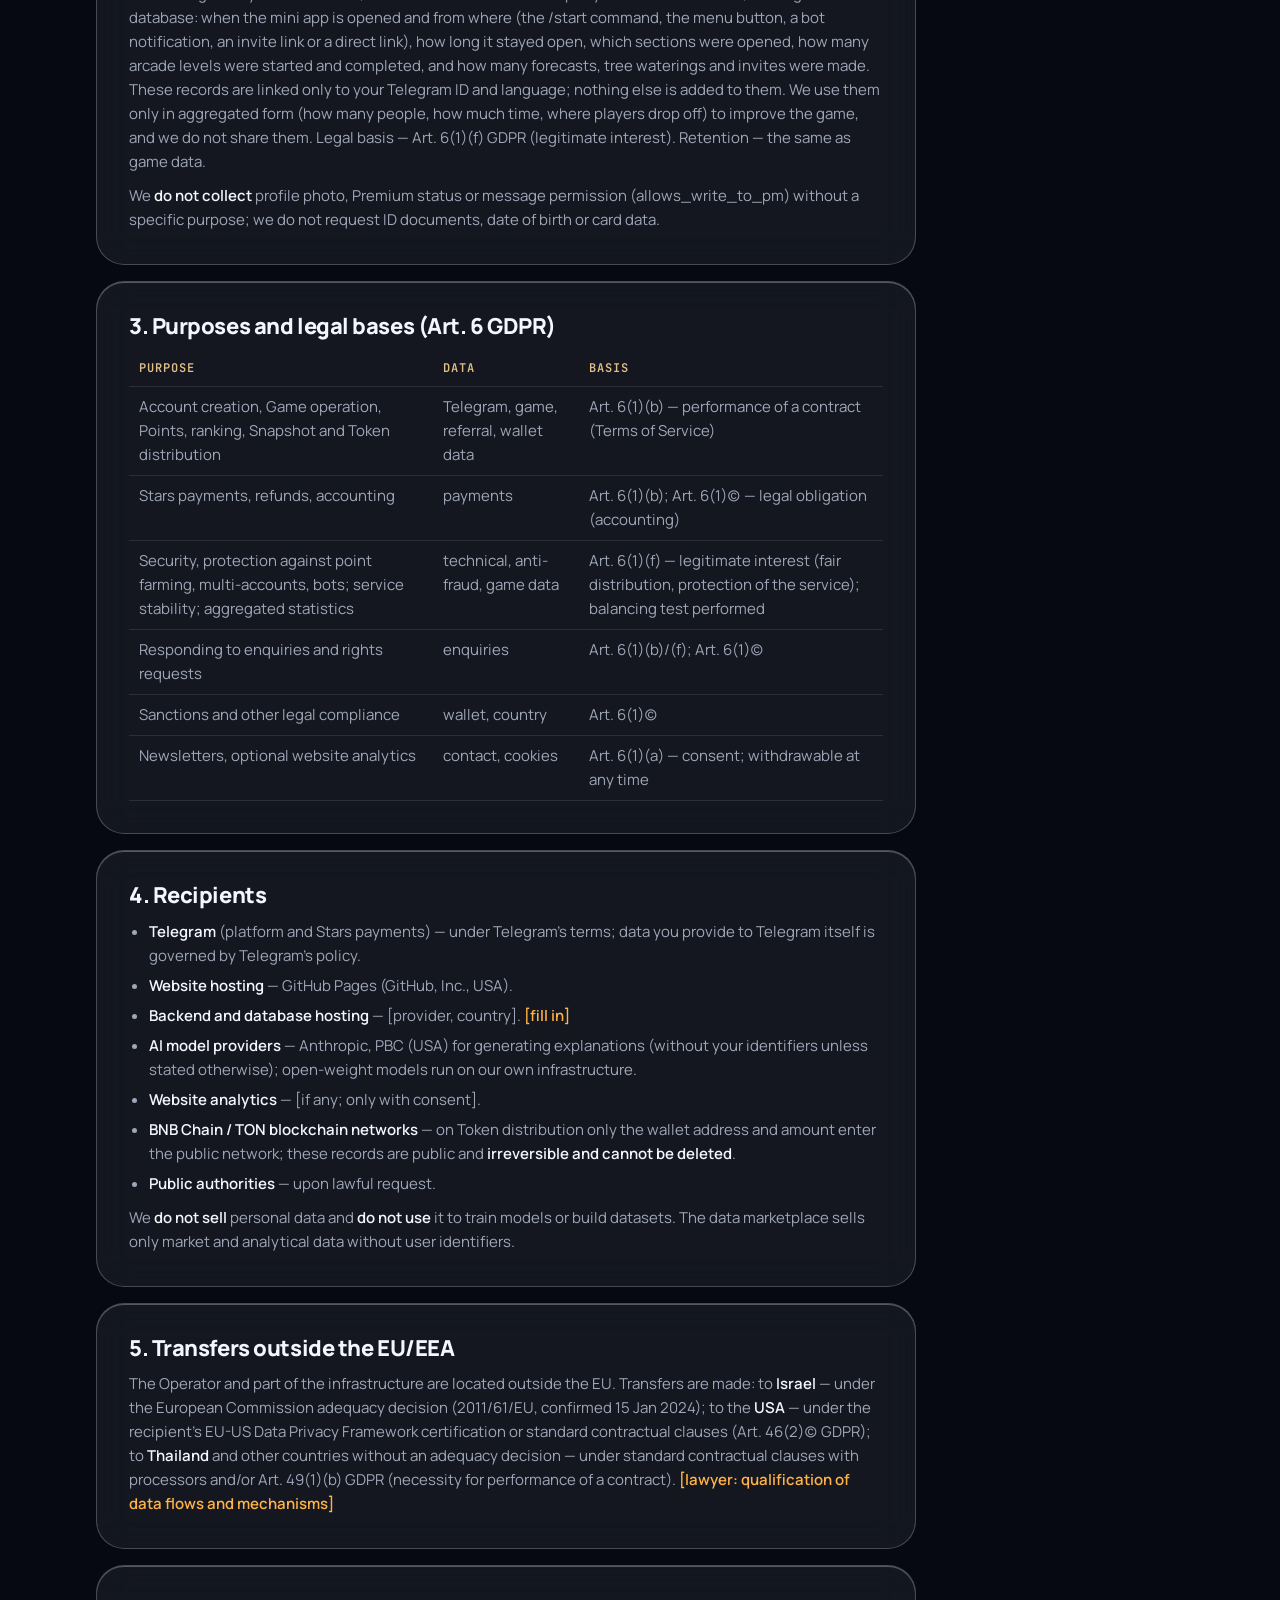
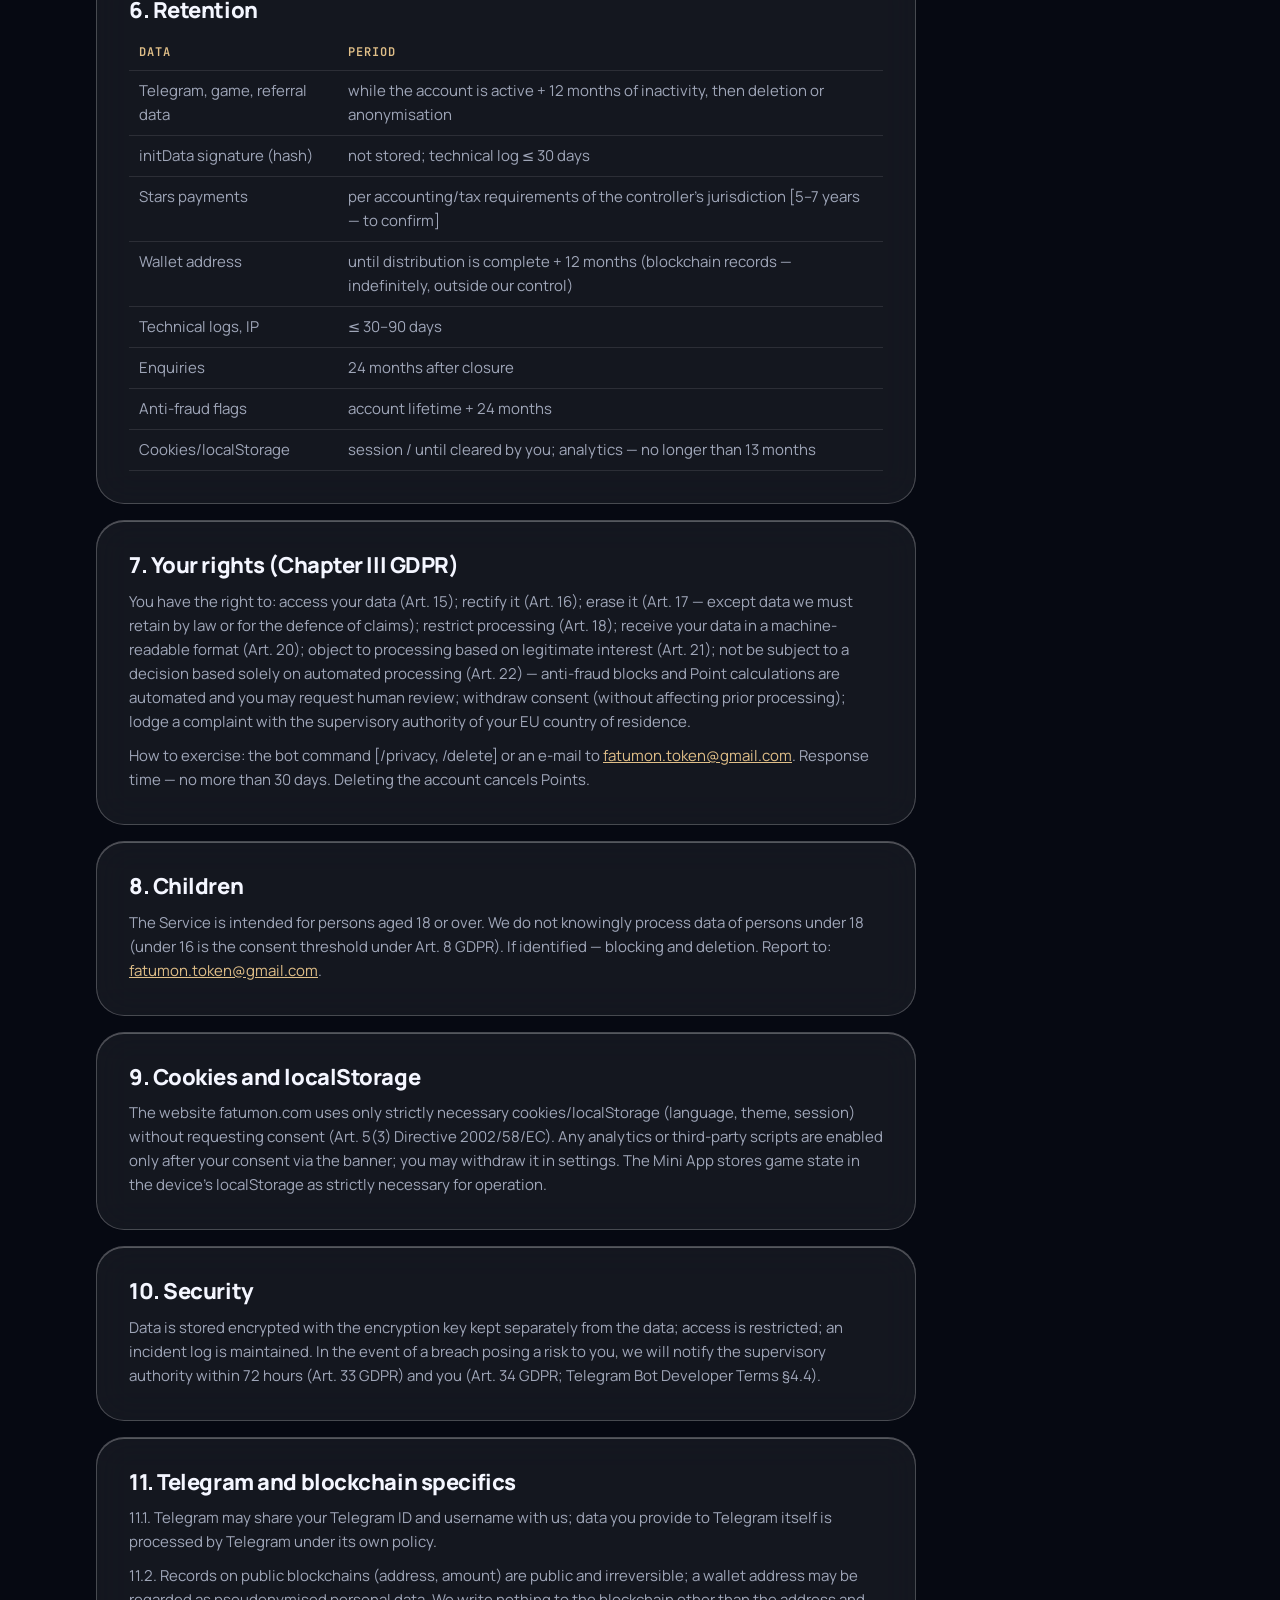
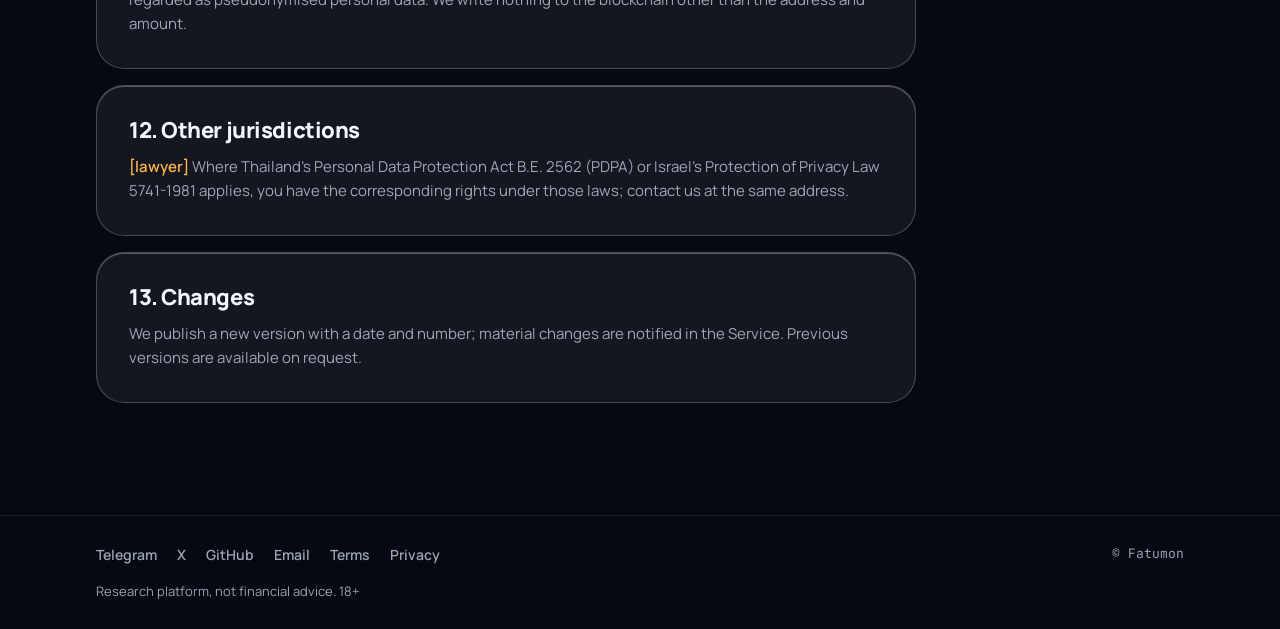
<file: privacy/index.html>
<!doctype html>
<html lang="ru" class="i18n-loading">
<head>
<meta charset="utf-8">
<meta name="viewport" content="width=device-width,initial-scale=1">
<title data-i18n="privacy.title">Политика конфиденциальности — Fatumon</title>
<meta name="description" content="Какие данные обрабатывает Fatumon, зачем, кому передаёт и какие у вас права." data-i18n-attr="content:privacy.meta">
<meta property="og:title" content="Политика конфиденциальности — Fatumon" data-i18n-attr="content:privacy.title">
<meta property="og:description" content="Какие данные обрабатывает Fatumon, зачем, кому передаёт и какие у вас права." data-i18n-attr="content:privacy.meta">
<meta property="og:type" content="website">
<meta property="og:url" content="https://fatumon.com/privacy/">
<meta property="og:site_name" content="Fatumon">
<meta property="og:image" content="https://fatumon.com/assets/brand/og-image.png">
<meta property="og:image:width" content="1200">
<meta property="og:image:height" content="630">
<meta property="og:image:alt" content="Fatumon — знак проекта" data-i18n-attr="content:common.og.alt">
<meta name="twitter:card" content="summary_large_image">
<meta name="twitter:site" content="@fatumon_token">
<meta name="twitter:image" content="https://fatumon.com/assets/brand/og-image.png">
<meta name="twitter:image:alt" content="Fatumon — знак проекта" data-i18n-attr="content:common.og.alt">
<meta name="theme-color" content="#060912">
<link rel="icon" href="../assets/brand/favicon.ico" sizes="any">
<link rel="icon" type="image/svg+xml" href="../assets/brand/logo.svg">
<link rel="apple-touch-icon" href="../assets/brand/apple-touch-icon.png">
<link rel="stylesheet" href="../assets/style.css">
<script src="../assets/app.js" defer></script>
<noscript><style>html.i18n-loading body{visibility:visible}</style></noscript>
</head>
<body data-page="privacy">

<div class="bg" aria-hidden="true">
  <div class="blob blob-violet"></div>
  <div class="blob blob-blue"></div>
  <div class="blob blob-pink"></div>
  <canvas id="stars"></canvas>
</div>

<header class="site-head">
  <div class="wrap head-inner">
    <a class="logo" href="../"><img src="../assets/brand/logo.svg" alt="" width="28" height="28"><span>Fatumon</span></a>
    <nav class="nav" id="nav" aria-label="Основная навигация" data-i18n-attr="aria-label:common.nav.label">
      <a href="../" data-nav="home" data-i18n="common.nav.home">Главная</a>
      <a href="../about/" data-nav="about" data-i18n="common.nav.about">О нас</a>
      <a href="../how/" data-nav="how" data-i18n="common.nav.how">Как это работает</a>
      <a href="../ecosystem/" data-nav="ecosystem" data-i18n="common.nav.ecosystem">Экосистема</a>
      <a href="../games/" data-nav="games" data-i18n="common.nav.games">Игры</a>
      <a href="../roadmap/" data-nav="roadmap" data-i18n="common.nav.roadmap">Дорожная карта</a>
      <a href="../token/" data-nav="token" data-i18n="common.nav.token">Токен</a>
      <a href="../contact/" data-nav="contact" data-i18n="common.nav.contact">Контакты</a>
    </nav>
    <div class="head-tools">
      <div class="lang" role="group" aria-label="Язык" data-i18n-attr="aria-label:common.lang.label">
        <button type="button" data-lang="ru" aria-pressed="true">RU</button>
        <span aria-hidden="true">|</span>
        <button type="button" data-lang="en" aria-pressed="false">EN</button>
      </div>
      <button type="button" class="burger" aria-expanded="false" aria-controls="nav" aria-label="Меню" data-i18n-attr="aria-label:common.burger">
        <svg class="ic-open" viewBox="0 0 20 20" fill="none" stroke="currentColor" stroke-width="2" stroke-linecap="round"><path d="M3 5h14M3 10h14M3 15h14"/></svg>
        <svg class="ic-close" viewBox="0 0 20 20" fill="none" stroke="currentColor" stroke-width="2" stroke-linecap="round"><path d="M5 5l10 10M15 5L5 15"/></svg>
      </button>
    </div>
  </div>
</header>

<main>
  <section class="wrap page-head page-head-mascot">
    <div>
      <span class="tag" data-i18n="privacy.tag">// 08 · КОНФИДЕНЦИАЛЬНОСТЬ</span>
      <h1 data-i18n="privacy.h1">Политика конфиденциальности</h1>
    </div>
    <div class="mascot mascot-sm">
      <svg id="mascot" viewBox="0 0 200 240" role="img" aria-label="Маскот Fatumon — зелёная свеча с глазами" data-i18n-attr="aria-label:home.mascot.alt">
        <defs>
          <linearGradient id="mg" x1="0" y1="0" x2="1" y2="1">
            <stop offset="0" stop-color="#4ADE80"/>
            <stop offset=".6" stop-color="#22C55E"/>
            <stop offset="1" stop-color="#15803D"/>
          </linearGradient>
          <linearGradient id="mw" x1="0" y1="0" x2="0" y2="1">
            <stop offset="0" stop-color="#4ADE80" stop-opacity=".2"/>
            <stop offset=".5" stop-color="#4ADE80"/>
            <stop offset="1" stop-color="#4ADE80" stop-opacity=".2"/>
          </linearGradient>
          <filter id="mglow" x="-50%" y="-50%" width="200%" height="200%">
            <feGaussianBlur stdDeviation="10"/>
          </filter>
        </defs>
        <rect x="62" y="66" width="76" height="110" rx="16" fill="url(#mg)" opacity=".55" filter="url(#mglow)"/>
        <rect x="97" y="14" width="6" height="56" rx="3" fill="url(#mw)"/>
        <rect x="97" y="172" width="6" height="56" rx="3" fill="url(#mw)"/>
        <rect x="62" y="66" width="76" height="110" rx="16" fill="url(#mg)"/>
        <rect x="70" y="74" width="60" height="18" rx="9" fill="#BBF7D0" opacity=".35"/>
        <g class="eye">
          <circle cx="85" cy="116" r="10" fill="#fff"/>
          <g class="pupil">
            <circle cx="85" cy="116" r="4.6" fill="#052e16"/>
            <circle cx="86.8" cy="114" r="1.4" fill="#fff"/>
          </g>
        </g>
        <g class="eye">
          <circle cx="115" cy="116" r="10" fill="#fff"/>
          <g class="pupil">
            <circle cx="115" cy="116" r="4.6" fill="#052e16"/>
            <circle cx="116.8" cy="114" r="1.4" fill="#fff"/>
          </g>
        </g>
        <path d="M92 140 q8 6 16 0" fill="none" stroke="#052e16" stroke-width="2.2" stroke-linecap="round" opacity=".8"/>
      </svg>
    </div>
  </section>
  <section class="wrap section legal" style="padding-top:8px">
    <div class="draft-badge"><svg class="px-icon" style="--px:#ffb347" viewBox="0 0 8 8" aria-hidden="true" shape-rendering="crispEdges"><path d="M0 0h1v1h-1zM1 0h1v1h-1zM2 0h1v1h-1zM3 0h1v1h-1zM4 0h1v1h-1zM5 0h1v1h-1zM6 0h1v1h-1zM7 0h1v1h-1zM0 1h1v1h-1zM7 1h1v1h-1zM0 2h1v1h-1zM2 2h1v1h-1zM3 2h1v1h-1zM4 2h1v1h-1zM5 2h1v1h-1zM7 2h1v1h-1zM0 3h1v1h-1zM2 3h1v1h-1zM3 3h1v1h-1zM4 3h1v1h-1zM5 3h1v1h-1zM7 3h1v1h-1zM0 4h1v1h-1zM2 4h1v1h-1zM3 4h1v1h-1zM4 4h1v1h-1zM5 4h1v1h-1zM7 4h1v1h-1zM1 5h1v1h-1zM6 5h1v1h-1zM2 6h1v1h-1zM3 6h1v1h-1zM4 6h1v1h-1zM5 6h1v1h-1zM3 7h1v1h-1zM4 7h1v1h-1z" fill="currentColor"/></svg><span data-i18n="common.draft">Версия 0.1 — черновик до проверки юристом</span></div>
    <section class="stack narrow" data-lang-block="ru" lang="ru">
      <p class="note legal-note" data-i18n="privacy.site.note">Сайт fatumon.com хранит только выбор языка в localStorage (строго необходимое); аналитики и cookie-баннера на сайте нет. Получатели данных сайта: GitHub Pages (хостинг), а при обращении — Telegram и почта.</p>
      <div class="card card-lg legal-card">
        <p><strong>Дата вступления в силу:</strong> [дата] · <strong>Версия:</strong> [номер]</p>
      </div>
      <div class="card card-lg legal-card"><h2>1. Кто обрабатывает данные (контролёр)</h2>
        <p>1.1. Контролёр персональных данных: <strong class="todo">[плейсхолдер: до регистрации юридического лица — физическое лицо [ФИО], страна нахождения [указать]; после — [компания, номер, адрес]]</strong> (далее «мы»). <strong class="todo">[нужен юрист: кто контролёр до фирмы; формула перехода]</strong></p>
        <p>1.2. Контакт по вопросам данных: <strong><a href="mailto:fatumon.token@gmail.com">fatumon.token@gmail.com</a></strong> (обращения через Gmail обрабатываются Google LLC, США, как процессором).</p>
        <p>1.3. Представитель в ЕС по ст. 27 GDPR: [назначается; имя и адрес будут опубликованы здесь]. <strong class="todo">[нужен юрист: нужен ли представитель]</strong></p>
        <p>1.4. Ответственное лицо по защите данных: [контакт]. Формальный DPO не назначен. <strong class="todo">[нужен юрист]</strong></p>
      </div>
      <div class="card card-lg legal-card"><h2>2. Какие данные мы обрабатываем</h2>
        <div class="tbl-wrap"><table><thead><tr><th>Категория</th><th>Что именно</th><th>Откуда</th></tr></thead><tbody><tr><td>Данные Telegram</td><td>Telegram ID, имя (first_name), username, язык интерфейса (language_code)</td><td>из initData Telegram Mini App / бота при запуске; подпись (hash, auth_date) используется только для проверки подлинности и не хранится</td></tr><tr><td>Игровые данные</td><td>прогнозы, Очки, серии, рейтинг, история сессий, время действий</td><td>ваши действия в Сервисе</td></tr><tr><td>Реферальные данные</td><td>кто кого пригласил, активность приглашённого</td><td>ваши действия</td></tr><tr><td>Платежи</td><td>идентификатор транзакции Telegram Stars, сумма, дата, товар</td><td>от Telegram при оплате Stars (данные карты мы не получаем)</td></tr><tr><td>Кошелёк</td><td>адрес кошелька TON (через TON Connect) и, при распределении, адрес в сети BNB Chain</td><td>вы подключаете сами</td></tr><tr><td>Технические данные</td><td>тип устройства/браузера, версия клиента Telegram, IP-адрес (у хостинга и бэкенда), страна по IP, журналы ошибок</td><td>автоматически</td></tr><tr><td>Сайт fatumon.com</td><td>строго необходимые cookie/localStorage (язык, тема, сессия); аналитика — только с вашего согласия, если будет включена</td><td>ваш браузер</td></tr><tr><td>Обращения</td><td>e-mail, текст обращения, вложения</td><td>вы пишете нам</td></tr><tr><td>Антифрод</td><td>флаги мультиаккаунтов, ботов, блокировок</td><td>формируем мы</td></tr></tbody></table></div>
        <p>Аналитика использования игры. Мы сами, без сторонних счётчиков и трекеров, записываем в базе игры: когда открыт мини-апп и откуда (команда /start, кнопка меню, уведомление бота, ссылка-приглашение или прямая ссылка), сколько времени он был открыт, какие разделы открывались, сколько уровней аркады начато и пройдено, сколько сделано прогнозов, поливов дерева и приглашений. Эти записи привязаны только к Telegram ID и языку, ничего другого к ним не добавляется. Используем их только в обобщённом виде (сколько людей, сколько времени, где игру бросают), чтобы улучшать игру, и никому не передаём. Основание — ст. 6(1)(f) GDPR (законный интерес). Срок хранения — как у игровых данных.</p>
        <p>Мы <strong>не собираем</strong> фото профиля, статус Premium, разрешение на сообщения (allows_write_to_pm) без отдельной цели; не запрашиваем документы, дату рождения, данные карт.</p>
      </div>
      <div class="card card-lg legal-card"><h2>3. Цели и правовые основания (ст. 6 GDPR)</h2>
        <div class="tbl-wrap"><table><thead><tr><th>Цель</th><th>Данные</th><th>Основание</th></tr></thead><tbody><tr><td>Создание аккаунта, работа Игры, Очки, рейтинг, Снимок и распределение Токена</td><td>данные Telegram, игровые, реферальные, кошелёк</td><td>ст. 6(1)(b) — исполнение договора (Условия использования)</td></tr><tr><td>Оплата Stars, возвраты, учёт</td><td>платежи</td><td>ст. 6(1)(b); ст. 6(1)(c) — юридическая обязанность (учёт)</td></tr><tr><td>Безопасность, защита от накрутки, мультиаккаунтов, ботов; стабильность сервиса; обобщённая статистика</td><td>технические, антифрод, игровые</td><td>ст. 6(1)(f) — законный интерес (честность распределения, защита сервиса); оценка интересов проведена</td></tr><tr><td>Ответы на обращения и запросы о правах</td><td>обращения</td><td>ст. 6(1)(b)/(f); ст. 6(1)(c)</td></tr><tr><td>Соблюдение санкционных и иных юридических требований</td><td>кошелёк, страна</td><td>ст. 6(1)(c)</td></tr><tr><td>Рассылки, необязательная аналитика сайта</td><td>контакт, cookie</td><td>ст. 6(1)(a) — согласие; отзыв в любой момент</td></tr></tbody></table></div>
      </div>
      <div class="card card-lg legal-card"><h2>4. Кому передаём данные (получатели)</h2>
        <ul><li><strong>Telegram</strong> (платформа и платежи Stars) — по условиям Telegram; данные, которые вы передаёте самому Telegram, регулируются политикой Telegram.</li><li><strong>Хостинг сайта</strong> — GitHub Pages (GitHub, Inc., США).</li><li><strong>Хостинг бэкенда и базы данных</strong> — [провайдер, страна]. <strong class="todo">[заполнить]</strong></li><li><strong>Поставщики ИИ-моделей</strong> — Anthropic, PBC (США) для генерации пояснений (без передачи ваших идентификаторов, если не указано иное); модели с открытыми весами работают на нашей инфраструктуре.</li><li><strong>Аналитика сайта</strong> — [если будет; только с согласия].</li><li><strong>Блокчейн-сети BNB Chain / TON</strong> — при распределении Токена в публичную сеть попадают только адрес кошелька и сумма; эти записи публичны и <strong>необратимы, их нельзя удалить</strong>.</li><li><strong>Государственные органы</strong> — по законному требованию.</li></ul>
        <p>Мы <strong>не продаём</strong> персональные данные и <strong>не используем</strong> их для обучения моделей или формирования датасетов. В магазине данных продаются только рыночные и аналитические данные без идентификаторов пользователей.</p>
      </div>
      <div class="card card-lg legal-card"><h2>5. Передача за пределы ЕС/ЕЭЗ</h2>
        <p>Оператор и часть инфраструктуры находятся вне ЕС. Передачи осуществляются: в <strong>Израиль</strong> — на основании решения Еврокомиссии об адекватности (2011/61/EU, подтверждено 15.01.2024); в <strong>США</strong> — на основании сертификации получателя по EU-US Data Privacy Framework или стандартных договорных условий (ст. 46(2)(c) GDPR); в <strong>Таиланд</strong> и иные страны без решения об адекватности — на основании стандартных договорных условий с процессорами и/или ст. 49(1)(b) GDPR (необходимость для исполнения договора). <strong class="todo">[нужен юрист: квалификация потоков и механизмы]</strong></p>
      </div>
      <div class="card card-lg legal-card"><h2>6. Сроки хранения</h2>
        <div class="tbl-wrap"><table><thead><tr><th>Данные</th><th>Срок</th></tr></thead><tbody><tr><td>Данные Telegram, игровые, реферальные</td><td>пока аккаунт активен + 12 месяцев неактивности, затем удаление или анонимизация</td></tr><tr><td>Подпись initData (hash)</td><td>не хранится; технический лог ≤ 30 дней</td></tr><tr><td>Платежи Stars</td><td>по требованиям бухгалтерского/налогового учёта юрисдикции контролёра [5–7 лет — уточнить]</td></tr><tr><td>Адрес кошелька</td><td>до завершения распределения + 12 месяцев (записи в блокчейне — бессрочно, вне нашего контроля)</td></tr><tr><td>Технические логи, IP</td><td>≤ 30–90 дней</td></tr><tr><td>Обращения</td><td>24 месяца после закрытия</td></tr><tr><td>Антифрод-флаги</td><td>срок аккаунта + 24 месяца</td></tr><tr><td>Cookie/localStorage</td><td>сессия / до очистки вами; аналитические — не более 13 месяцев</td></tr></tbody></table></div>
      </div>
      <div class="card card-lg legal-card"><h2>7. Ваши права (гл. III GDPR)</h2>
        <p>Вы вправе: получить доступ к своим данным (ст. 15); исправить их (ст. 16); удалить (ст. 17 — кроме данных, которые мы обязаны хранить по закону или для защиты требований); ограничить обработку (ст. 18); получить данные в машиночитаемом виде (ст. 20); возразить против обработки на основании законного интереса (ст. 21); не быть объектом решения, основанного исключительно на автоматизированной обработке (ст. 22) — антифрод-блокировки и расчёт Очков автоматизированы, вы можете запросить пересмотр человеком; отозвать согласие (без влияния на прошлую обработку); подать жалобу в надзорный орган страны вашего проживания в ЕС.</p>
        <p>Как реализовать: команда в боте [/privacy, /delete] или письмо на <a href="mailto:fatumon.token@gmail.com">fatumon.token@gmail.com</a>. Срок ответа — не более 30 дней. Удаление аккаунта ведёт к аннулированию Очков.</p>
      </div>
      <div class="card card-lg legal-card"><h2>8. Дети</h2>
        <p>Сервис предназначен для лиц 18 лет и старше. Мы не обрабатываем сознательно данные лиц младше 18 лет (младше 16 — порог согласия по ст. 8 GDPR). При выявлении — блокировка и удаление данных. Сообщить: <a href="mailto:fatumon.token@gmail.com">fatumon.token@gmail.com</a>.</p>
      </div>
      <div class="card card-lg legal-card"><h2>9. Cookie и localStorage</h2>
        <p>Сайт fatumon.com использует только строго необходимые cookie/localStorage (язык, тема, сессия) без запроса согласия (ст. 5(3) Директивы 2002/58/EC). Любая аналитика или сторонние скрипты включаются только после вашего согласия через баннер; вы можете отозвать его в настройках. Mini App хранит состояние игры в localStorage устройства как строго необходимое для работы.</p>
      </div>
      <div class="card card-lg legal-card"><h2>10. Безопасность</h2>
        <p>Данные хранятся в зашифрованном виде, ключ шифрования — отдельно от данных; доступ ограничен; ведётся журнал инцидентов. При утечке, создающей риск для вас, мы уведомим надзорный орган в течение 72 часов (ст. 33 GDPR) и вас (ст. 34 GDPR; Telegram Bot Developer Terms §4.4).</p>
      </div>
      <div class="card card-lg legal-card"><h2>11. Особенности Telegram и блокчейна</h2>
        <p>11.1. Telegram может передавать нам ваш Telegram ID и username; данные, переданные вами самому Telegram, обрабатывает Telegram по своей политике.</p>
        <p>11.2. Записи в публичных блокчейнах (адрес, сумма) публичны и необратимы; адрес кошелька может считаться псевдонимизированными персональными данными. Мы не записываем в блокчейн ничего, кроме адреса и суммы.</p>
      </div>
      <div class="card card-lg legal-card"><h2>12. Другие юрисдикции</h2>
        <p><strong class="todo">[нужен юрист]</strong> Если применим Закон о защите персональных данных Таиланда B.E. 2562 (PDPA) или Закон о защите частной жизни Израиля 5741-1981, вы имеете соответствующие права по этим законам; обращайтесь по тому же адресу.</p>
      </div>
      <div class="card card-lg legal-card"><h2>13. Изменения</h2>
        <p>Мы публикуем новую версию с датой и номером; о существенных изменениях уведомляем в Сервисе. Предыдущие версии доступны по запросу.</p>
      </div>
    </section>
    <section class="stack narrow" data-lang-block="en" lang="en" hidden>
      <p class="note legal-note" data-i18n="privacy.site.note">The website fatumon.com stores only your language choice in localStorage (strictly necessary); there is no analytics and no cookie banner. Recipients of website data: GitHub Pages (hosting) and, when you contact us, Telegram and e-mail.</p>
      <div class="card card-lg legal-card">
        <p><strong>Effective date:</strong> [date] · <strong>Version:</strong> [number]</p>
      </div>
      <div class="card card-lg legal-card"><h2>1. Who processes your data (controller)</h2>
        <p>1.1. Controller: <strong class="todo">[placeholder: until a legal entity is incorporated — an individual, [full name], country of location [specify]; thereafter — [company, number, address]]</strong> ("we"). <strong class="todo">[lawyer: controller before incorporation; transition clause]</strong></p>
        <p>1.2. Data contact: <strong><a href="mailto:fatumon.token@gmail.com">fatumon.token@gmail.com</a></strong> (messages via Gmail are processed by Google LLC, USA, as a processor).</p>
        <p>1.3. EU representative under Art. 27 GDPR: [to be appointed; name and address will be published here]. <strong class="todo">[lawyer: whether a representative is required]</strong></p>
        <p>1.4. Data protection contact: [contact]. No formal DPO has been designated. <strong class="todo">[lawyer]</strong></p>
      </div>
      <div class="card card-lg legal-card"><h2>2. What data we process</h2>
        <div class="tbl-wrap"><table><thead><tr><th>Category</th><th>Details</th><th>Source</th></tr></thead><tbody><tr><td>Telegram data</td><td>Telegram ID, first name, username, interface language (language_code)</td><td>from Telegram Mini App / bot initData on launch; the signature (hash, auth_date) is used only to verify authenticity and is not stored</td></tr><tr><td>Game data</td><td>forecasts, Points, streaks, ranking, session history, timestamps</td><td>your actions in the Service</td></tr><tr><td>Referral data</td><td>who invited whom, the invitee's activity</td><td>your actions</td></tr><tr><td>Payments</td><td>Telegram Stars transaction ID, amount, date, item</td><td>from Telegram when paying with Stars (we do not receive card data)</td></tr><tr><td>Wallet</td><td>TON wallet address (via TON Connect) and, for distribution, a BNB Chain address</td><td>connected by you</td></tr><tr><td>Technical data</td><td>device/browser type, Telegram client version, IP address (at hosting and backend), country by IP, error logs</td><td>automatically</td></tr><tr><td>Website fatumon.com</td><td>strictly necessary cookies/localStorage (language, theme, session); analytics — only with your consent, if enabled</td><td>your browser</td></tr><tr><td>Enquiries</td><td>e-mail, message text, attachments</td><td>you write to us</td></tr><tr><td>Anti-fraud</td><td>multi-account, bot and blocking flags</td><td>generated by us</td></tr></tbody></table></div>
        <p>Game usage analytics. We record, ourselves and without third-party counters or trackers, in the game database: when the mini app is opened and from where (the /start command, the menu button, a bot notification, an invite link or a direct link), how long it stayed open, which sections were opened, how many arcade levels were started and completed, and how many forecasts, tree waterings and invites were made. These records are linked only to your Telegram ID and language; nothing else is added to them. We use them only in aggregated form (how many people, how much time, where players drop off) to improve the game, and we do not share them. Legal basis — Art. 6(1)(f) GDPR (legitimate interest). Retention — the same as game data.</p>
        <p>We <strong>do not collect</strong> profile photo, Premium status or message permission (allows_write_to_pm) without a specific purpose; we do not request ID documents, date of birth or card data.</p>
      </div>
      <div class="card card-lg legal-card"><h2>3. Purposes and legal bases (Art. 6 GDPR)</h2>
        <div class="tbl-wrap"><table><thead><tr><th>Purpose</th><th>Data</th><th>Basis</th></tr></thead><tbody><tr><td>Account creation, Game operation, Points, ranking, Snapshot and Token distribution</td><td>Telegram, game, referral, wallet data</td><td>Art. 6(1)(b) — performance of a contract (Terms of Service)</td></tr><tr><td>Stars payments, refunds, accounting</td><td>payments</td><td>Art. 6(1)(b); Art. 6(1)(c) — legal obligation (accounting)</td></tr><tr><td>Security, protection against point farming, multi-accounts, bots; service stability; aggregated statistics</td><td>technical, anti-fraud, game data</td><td>Art. 6(1)(f) — legitimate interest (fair distribution, protection of the service); balancing test performed</td></tr><tr><td>Responding to enquiries and rights requests</td><td>enquiries</td><td>Art. 6(1)(b)/(f); Art. 6(1)(c)</td></tr><tr><td>Sanctions and other legal compliance</td><td>wallet, country</td><td>Art. 6(1)(c)</td></tr><tr><td>Newsletters, optional website analytics</td><td>contact, cookies</td><td>Art. 6(1)(a) — consent; withdrawable at any time</td></tr></tbody></table></div>
      </div>
      <div class="card card-lg legal-card"><h2>4. Recipients</h2>
        <ul><li><strong>Telegram</strong> (platform and Stars payments) — under Telegram's terms; data you provide to Telegram itself is governed by Telegram's policy.</li><li><strong>Website hosting</strong> — GitHub Pages (GitHub, Inc., USA).</li><li><strong>Backend and database hosting</strong> — [provider, country]. <strong class="todo">[fill in]</strong></li><li><strong>AI model providers</strong> — Anthropic, PBC (USA) for generating explanations (without your identifiers unless stated otherwise); open-weight models run on our own infrastructure.</li><li><strong>Website analytics</strong> — [if any; only with consent].</li><li><strong>BNB Chain / TON blockchain networks</strong> — on Token distribution only the wallet address and amount enter the public network; these records are public and <strong>irreversible and cannot be deleted</strong>.</li><li><strong>Public authorities</strong> — upon lawful request.</li></ul>
        <p>We <strong>do not sell</strong> personal data and <strong>do not use</strong> it to train models or build datasets. The data marketplace sells only market and analytical data without user identifiers.</p>
      </div>
      <div class="card card-lg legal-card"><h2>5. Transfers outside the EU/EEA</h2>
        <p>The Operator and part of the infrastructure are located outside the EU. Transfers are made: to <strong>Israel</strong> — under the European Commission adequacy decision (2011/61/EU, confirmed 15 Jan 2024); to the <strong>USA</strong> — under the recipient's EU-US Data Privacy Framework certification or standard contractual clauses (Art. 46(2)(c) GDPR); to <strong>Thailand</strong> and other countries without an adequacy decision — under standard contractual clauses with processors and/or Art. 49(1)(b) GDPR (necessity for performance of a contract). <strong class="todo">[lawyer: qualification of data flows and mechanisms]</strong></p>
      </div>
      <div class="card card-lg legal-card"><h2>6. Retention</h2>
        <div class="tbl-wrap"><table><thead><tr><th>Data</th><th>Period</th></tr></thead><tbody><tr><td>Telegram, game, referral data</td><td>while the account is active + 12 months of inactivity, then deletion or anonymisation</td></tr><tr><td>initData signature (hash)</td><td>not stored; technical log ≤ 30 days</td></tr><tr><td>Stars payments</td><td>per accounting/tax requirements of the controller's jurisdiction [5–7 years — to confirm]</td></tr><tr><td>Wallet address</td><td>until distribution is complete + 12 months (blockchain records — indefinitely, outside our control)</td></tr><tr><td>Technical logs, IP</td><td>≤ 30–90 days</td></tr><tr><td>Enquiries</td><td>24 months after closure</td></tr><tr><td>Anti-fraud flags</td><td>account lifetime + 24 months</td></tr><tr><td>Cookies/localStorage</td><td>session / until cleared by you; analytics — no longer than 13 months</td></tr></tbody></table></div>
      </div>
      <div class="card card-lg legal-card"><h2>7. Your rights (Chapter III GDPR)</h2>
        <p>You have the right to: access your data (Art. 15); rectify it (Art. 16); erase it (Art. 17 — except data we must retain by law or for the defence of claims); restrict processing (Art. 18); receive your data in a machine-readable format (Art. 20); object to processing based on legitimate interest (Art. 21); not be subject to a decision based solely on automated processing (Art. 22) — anti-fraud blocks and Point calculations are automated and you may request human review; withdraw consent (without affecting prior processing); lodge a complaint with the supervisory authority of your EU country of residence.</p>
        <p>How to exercise: the bot command [/privacy, /delete] or an e-mail to <a href="mailto:fatumon.token@gmail.com">fatumon.token@gmail.com</a>. Response time — no more than 30 days. Deleting the account cancels Points.</p>
      </div>
      <div class="card card-lg legal-card"><h2>8. Children</h2>
        <p>The Service is intended for persons aged 18 or over. We do not knowingly process data of persons under 18 (under 16 is the consent threshold under Art. 8 GDPR). If identified — blocking and deletion. Report to: <a href="mailto:fatumon.token@gmail.com">fatumon.token@gmail.com</a>.</p>
      </div>
      <div class="card card-lg legal-card"><h2>9. Cookies and localStorage</h2>
        <p>The website fatumon.com uses only strictly necessary cookies/localStorage (language, theme, session) without requesting consent (Art. 5(3) Directive 2002/58/EC). Any analytics or third-party scripts are enabled only after your consent via the banner; you may withdraw it in settings. The Mini App stores game state in the device's localStorage as strictly necessary for operation.</p>
      </div>
      <div class="card card-lg legal-card"><h2>10. Security</h2>
        <p>Data is stored encrypted with the encryption key kept separately from the data; access is restricted; an incident log is maintained. In the event of a breach posing a risk to you, we will notify the supervisory authority within 72 hours (Art. 33 GDPR) and you (Art. 34 GDPR; Telegram Bot Developer Terms §4.4).</p>
      </div>
      <div class="card card-lg legal-card"><h2>11. Telegram and blockchain specifics</h2>
        <p>11.1. Telegram may share your Telegram ID and username with us; data you provide to Telegram itself is processed by Telegram under its own policy.</p>
        <p>11.2. Records on public blockchains (address, amount) are public and irreversible; a wallet address may be regarded as pseudonymised personal data. We write nothing to the blockchain other than the address and amount.</p>
      </div>
      <div class="card card-lg legal-card"><h2>12. Other jurisdictions</h2>
        <p><strong class="todo">[lawyer]</strong> Where Thailand's Personal Data Protection Act B.E. 2562 (PDPA) or Israel's Protection of Privacy Law 5741-1981 applies, you have the corresponding rights under those laws; contact us at the same address.</p>
      </div>
      <div class="card card-lg legal-card"><h2>13. Changes</h2>
        <p>We publish a new version with a date and number; material changes are notified in the Service. Previous versions are available on request.</p>
      </div>
    </section>
  </section>
</main>

<footer class="site-foot">
  <div class="wrap foot-inner">
    <div class="foot-links">
      <a href="https://t.me/fatumon" target="_blank" rel="noopener" data-i18n="common.footer.telegram">Telegram</a>
      <a href="https://x.com/fatumon_token" target="_blank" rel="noopener" data-i18n="common.footer.x">X</a>
      <a href="https://github.com/fatumon-token" target="_blank" rel="noopener" data-i18n="common.footer.github">GitHub</a>
      <a href="mailto:fatumon.token@gmail.com" data-i18n="common.footer.mail">Почта</a>
      <a href="../terms/" data-i18n="common.footer.terms">Условия</a>
      <a href="../privacy/" data-i18n="common.footer.privacy">Конфиденциальность</a>
    </div>
    <div class="copy" data-i18n="common.footer.copy">© Fatumon</div>
  </div>
  <div class="wrap"><p class="foot-disclaimer" data-i18n="common.footer.disclaimer">Это исследовательская платформа, не финансовый совет. 18+</p></div>
</footer>

</body>
</html>
</file>
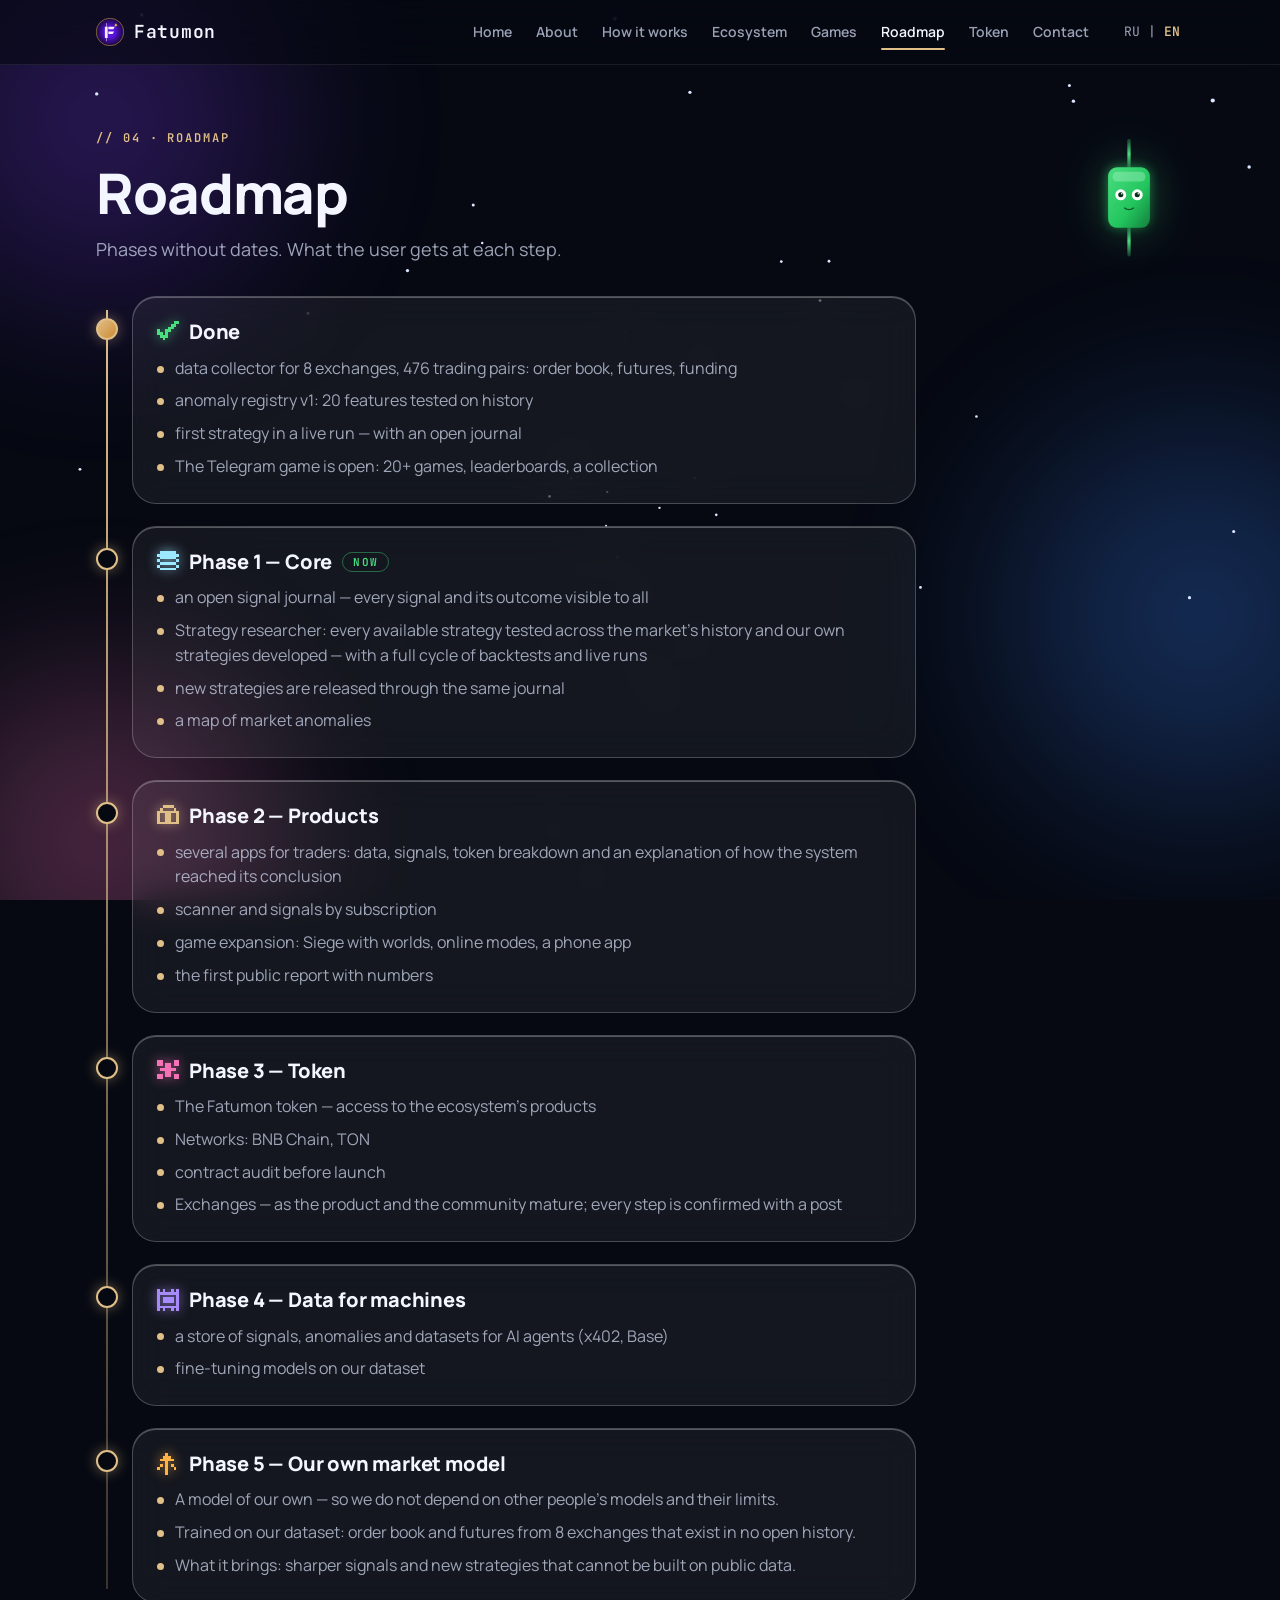
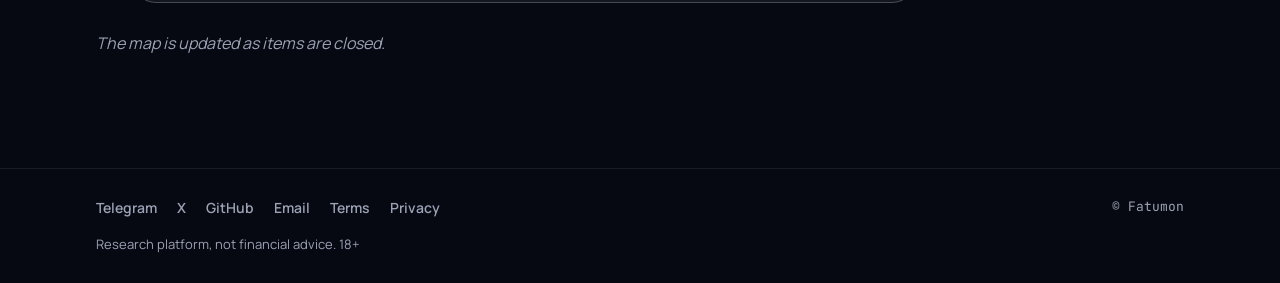
<file: roadmap/index.html>
<!doctype html>
<html lang="ru" class="i18n-loading">
<head>
<meta charset="utf-8">
<meta name="viewport" content="width=device-width,initial-scale=1">
<title data-i18n="roadmap.title">Дорожная карта — Fatumon</title>
<meta name="description" content="Что уже работает и пять фаз: ядро, продукты, токен, данные для машин, собственная модель рынка." data-i18n-attr="content:roadmap.meta">
<meta property="og:title" content="Дорожная карта — Fatumon" data-i18n-attr="content:roadmap.title">
<meta property="og:description" content="Что уже работает и пять фаз: ядро, продукты, токен, данные для машин, собственная модель рынка." data-i18n-attr="content:roadmap.meta">
<meta property="og:type" content="website">
<meta property="og:url" content="https://fatumon.com/roadmap/">
<meta property="og:site_name" content="Fatumon">
<meta property="og:image" content="https://fatumon.com/assets/brand/og-image.png">
<meta property="og:image:width" content="1200">
<meta property="og:image:height" content="630">
<meta property="og:image:alt" content="Fatumon — знак проекта" data-i18n-attr="content:common.og.alt">
<meta name="twitter:card" content="summary_large_image">
<meta name="twitter:site" content="@fatumon_token">
<meta name="twitter:image" content="https://fatumon.com/assets/brand/og-image.png">
<meta name="twitter:image:alt" content="Fatumon — знак проекта" data-i18n-attr="content:common.og.alt">
<meta name="theme-color" content="#060912">
<link rel="icon" href="../assets/brand/favicon.ico" sizes="any">
<link rel="icon" type="image/svg+xml" href="../assets/brand/logo.svg">
<link rel="apple-touch-icon" href="../assets/brand/apple-touch-icon.png">
<link rel="stylesheet" href="../assets/style.css">
<script src="../assets/app.js" defer></script>
<noscript><style>html.i18n-loading body{visibility:visible}</style></noscript>
</head>
<body data-page="roadmap">

<div class="bg" aria-hidden="true">
  <div class="blob blob-violet"></div>
  <div class="blob blob-blue"></div>
  <div class="blob blob-pink"></div>
  <canvas id="stars"></canvas>
</div>

<header class="site-head">
  <div class="wrap head-inner">
    <a class="logo" href="../"><img src="../assets/brand/logo.svg" alt="" width="28" height="28"><span>Fatumon</span></a>
    <nav class="nav" id="nav" aria-label="Основная навигация" data-i18n-attr="aria-label:common.nav.label">
      <a href="../" data-nav="home" data-i18n="common.nav.home">Главная</a>
      <a href="../about/" data-nav="about" data-i18n="common.nav.about">О нас</a>
      <a href="../how/" data-nav="how" data-i18n="common.nav.how">Как это работает</a>
      <a href="../ecosystem/" data-nav="ecosystem" data-i18n="common.nav.ecosystem">Экосистема</a>
      <a href="../games/" data-nav="games" data-i18n="common.nav.games">Игры</a>
      <a href="../roadmap/" data-nav="roadmap" data-i18n="common.nav.roadmap">Дорожная карта</a>
      <a href="../token/" data-nav="token" data-i18n="common.nav.token">Токен</a>
      <a href="../contact/" data-nav="contact" data-i18n="common.nav.contact">Контакты</a>
    </nav>
    <div class="head-tools">
      <div class="lang" role="group" aria-label="Язык" data-i18n-attr="aria-label:common.lang.label">
        <button type="button" data-lang="ru" aria-pressed="true">RU</button>
        <span aria-hidden="true">|</span>
        <button type="button" data-lang="en" aria-pressed="false">EN</button>
      </div>
      <button type="button" class="burger" aria-expanded="false" aria-controls="nav" aria-label="Меню" data-i18n-attr="aria-label:common.burger">
        <svg class="ic-open" viewBox="0 0 20 20" fill="none" stroke="currentColor" stroke-width="2" stroke-linecap="round"><path d="M3 5h14M3 10h14M3 15h14"/></svg>
        <svg class="ic-close" viewBox="0 0 20 20" fill="none" stroke="currentColor" stroke-width="2" stroke-linecap="round"><path d="M5 5l10 10M15 5L5 15"/></svg>
      </button>
    </div>
  </div>
</header>

<main>
  <section class="wrap page-head page-head-mascot">
    <div>
      <span class="tag" data-i18n="roadmap.tag">// 04 · ДОРОЖНАЯ КАРТА</span>
      <h1 data-i18n="roadmap.h1">Дорожная карта</h1>
    <p class="lead" data-i18n="roadmap.lead">Фазы без дат. Что получит пользователь на каждом шаге.</p>
    </div>
    <div class="mascot mascot-sm">
      <svg id="mascot" viewBox="0 0 200 240" role="img" aria-label="Маскот Fatumon — зелёная свеча с глазами" data-i18n-attr="aria-label:home.mascot.alt">
        <defs>
          <linearGradient id="mg" x1="0" y1="0" x2="1" y2="1">
            <stop offset="0" stop-color="#4ADE80"/>
            <stop offset=".6" stop-color="#22C55E"/>
            <stop offset="1" stop-color="#15803D"/>
          </linearGradient>
          <linearGradient id="mw" x1="0" y1="0" x2="0" y2="1">
            <stop offset="0" stop-color="#4ADE80" stop-opacity=".2"/>
            <stop offset=".5" stop-color="#4ADE80"/>
            <stop offset="1" stop-color="#4ADE80" stop-opacity=".2"/>
          </linearGradient>
          <filter id="mglow" x="-50%" y="-50%" width="200%" height="200%">
            <feGaussianBlur stdDeviation="10"/>
          </filter>
        </defs>
        <rect x="62" y="66" width="76" height="110" rx="16" fill="url(#mg)" opacity=".55" filter="url(#mglow)"/>
        <rect x="97" y="14" width="6" height="56" rx="3" fill="url(#mw)"/>
        <rect x="97" y="172" width="6" height="56" rx="3" fill="url(#mw)"/>
        <rect x="62" y="66" width="76" height="110" rx="16" fill="url(#mg)"/>
        <rect x="70" y="74" width="60" height="18" rx="9" fill="#BBF7D0" opacity=".35"/>
        <g class="eye">
          <circle cx="85" cy="116" r="10" fill="#fff"/>
          <g class="pupil">
            <circle cx="85" cy="116" r="4.6" fill="#052e16"/>
            <circle cx="86.8" cy="114" r="1.4" fill="#fff"/>
          </g>
        </g>
        <g class="eye">
          <circle cx="115" cy="116" r="10" fill="#fff"/>
          <g class="pupil">
            <circle cx="115" cy="116" r="4.6" fill="#052e16"/>
            <circle cx="116.8" cy="114" r="1.4" fill="#fff"/>
          </g>
        </g>
        <path d="M92 140 q8 6 16 0" fill="none" stroke="#052e16" stroke-width="2.2" stroke-linecap="round" opacity=".8"/>
      </svg>
    </div>
  </section>
  <section class="wrap section" style="padding-top:8px">
    <div class="timeline">
      <div class="tl-item done">
        <div class="card">
          <h3><svg class="px-icon" style="--px:#4ADE80" viewBox="0 0 8 8" aria-hidden="true" shape-rendering="crispEdges"><path d="M6 0h1v1h-1zM7 0h1v1h-1zM5 1h1v1h-1zM6 1h1v1h-1zM4 2h1v1h-1zM5 2h1v1h-1zM0 3h1v1h-1zM3 3h1v1h-1zM4 3h1v1h-1zM0 4h1v1h-1zM1 4h1v1h-1zM3 4h1v1h-1zM1 5h1v1h-1zM2 5h1v1h-1zM3 5h1v1h-1zM2 6h1v1h-1z" fill="currentColor"/></svg><span data-i18n="roadmap.done.title">Сделано</span></h3>
          <ul class="list">
          <li data-i18n="roadmap.done.1">сборщик данных с 8 бирж, 476 торговых пар: стакан, фьючерсы, фандинг</li>
          <li data-i18n="roadmap.done.2">реестр аномалий v1: 20 признаков проверены на истории</li>
          <li data-i18n="roadmap.done.3">первая стратегия в живом прогоне — с открытым журналом</li>
          <li data-i18n="roadmap.done.4">Telegram-игра открыта: 20+ игр, рейтинги, коллекция</li>
          </ul>
        </div>
      </div>
      <div class="tl-item now">
        <div class="card">
          <h3><svg class="px-icon" style="--px:#9BE8FF" viewBox="0 0 8 8" aria-hidden="true" shape-rendering="crispEdges"><path d="M1 0h1v1h-1zM2 0h1v1h-1zM3 0h1v1h-1zM4 0h1v1h-1zM5 0h1v1h-1zM6 0h1v1h-1zM0 1h1v1h-1zM1 1h1v1h-1zM2 1h1v1h-1zM3 1h1v1h-1zM4 1h1v1h-1zM5 1h1v1h-1zM6 1h1v1h-1zM7 1h1v1h-1zM1 2h1v1h-1zM2 2h1v1h-1zM3 2h1v1h-1zM4 2h1v1h-1zM5 2h1v1h-1zM6 2h1v1h-1zM0 3h1v1h-1zM7 3h1v1h-1zM1 4h1v1h-1zM2 4h1v1h-1zM3 4h1v1h-1zM4 4h1v1h-1zM5 4h1v1h-1zM6 4h1v1h-1zM0 5h1v1h-1zM7 5h1v1h-1zM1 6h1v1h-1zM2 6h1v1h-1zM3 6h1v1h-1zM4 6h1v1h-1zM5 6h1v1h-1zM6 6h1v1h-1z" fill="currentColor"/></svg><span data-i18n="roadmap.p1.title">Фаза 1 — Ядро</span> <span class="tl-now" data-i18n="roadmap.p1.now">сейчас</span></h3>
          <ul class="list">
          <li data-i18n="roadmap.p1.1">открытый журнал сигналов — каждый сигнал и его итог видны всем</li>
          <li data-i18n="roadmap.p1.2">Исследователь стратегий: проверка всех доступных стратегий за историю рынка и разработка собственных — с полным циклом бэктестов и живого прогона</li>
          <li data-i18n="roadmap.p1.3">новые стратегии выходят через тот же журнал</li>
          <li data-i18n="roadmap.p1.4">карта аномалий рынка</li>
          </ul>
        </div>
      </div>
      <div class="tl-item">
        <div class="card">
          <h3><svg class="px-icon" style="--px:#e0bf88" viewBox="0 0 8 8" aria-hidden="true" shape-rendering="crispEdges"><path d="M2 0h1v1h-1zM3 0h1v1h-1zM4 0h1v1h-1zM5 0h1v1h-1zM1 1h1v1h-1zM6 1h1v1h-1zM0 2h1v1h-1zM1 2h1v1h-1zM2 2h1v1h-1zM3 2h1v1h-1zM4 2h1v1h-1zM5 2h1v1h-1zM6 2h1v1h-1zM7 2h1v1h-1zM0 3h1v1h-1zM3 3h1v1h-1zM4 3h1v1h-1zM7 3h1v1h-1zM0 4h1v1h-1zM3 4h1v1h-1zM4 4h1v1h-1zM7 4h1v1h-1zM0 5h1v1h-1zM3 5h1v1h-1zM4 5h1v1h-1zM7 5h1v1h-1zM0 6h1v1h-1zM1 6h1v1h-1zM2 6h1v1h-1zM3 6h1v1h-1zM4 6h1v1h-1zM5 6h1v1h-1zM6 6h1v1h-1zM7 6h1v1h-1z" fill="currentColor"/></svg><span data-i18n="roadmap.p2.title">Фаза 2 — Продукты</span></h3>
          <ul class="list">
          <li data-i18n="roadmap.p2.1">несколько приложений для трейдера: данные, сигналы, разбор токена и объяснение, как система пришла к выводу</li>
          <li data-i18n="roadmap.p2.2">сканер и сигналы по подписке</li>
          <li data-i18n="roadmap.p2.3">расширение игры: «Осада» с мирами, онлайн-режимы, приложение для телефона</li>
          <li data-i18n="roadmap.p2.4">первый публичный отчёт с цифрами</li>
          </ul>
        </div>
      </div>
      <div class="tl-item">
        <div class="card">
          <h3><svg class="px-icon" style="--px:#F472B6" viewBox="0 0 8 8" aria-hidden="true" shape-rendering="crispEdges"><path d="M0 0h1v1h-1zM1 0h1v1h-1zM6 0h1v1h-1zM7 0h1v1h-1zM0 1h1v1h-1zM1 1h1v1h-1zM3 1h1v1h-1zM4 1h1v1h-1zM6 1h1v1h-1zM7 1h1v1h-1zM3 2h1v1h-1zM4 2h1v1h-1zM1 3h1v1h-1zM2 3h1v1h-1zM3 3h1v1h-1zM4 3h1v1h-1zM5 3h1v1h-1zM6 3h1v1h-1zM3 4h1v1h-1zM4 4h1v1h-1zM0 5h1v1h-1zM1 5h1v1h-1zM3 5h1v1h-1zM4 5h1v1h-1zM6 5h1v1h-1zM7 5h1v1h-1zM0 6h1v1h-1zM1 6h1v1h-1zM6 6h1v1h-1zM7 6h1v1h-1z" fill="currentColor"/></svg><span data-i18n="roadmap.p3.title">Фаза 3 — Токен</span></h3>
          <ul class="list">
          <li data-i18n="roadmap.p3.1">Токен Fatumon — доступ к продуктам экосистемы</li>
          <li data-i18n="roadmap.p3.2">Сети: BNB Chain, TON</li>
          <li data-i18n="roadmap.p3.3">аудит контракта до запуска</li>
          <li data-i18n="roadmap.p3.4">Биржи — по мере готовности продукта и сообщества; каждый шаг подтверждается постом</li>
          </ul>
        </div>
      </div>
      <div class="tl-item">
        <div class="card">
          <h3><svg class="px-icon" style="--px:#A78BFA" viewBox="0 0 8 8" aria-hidden="true" shape-rendering="crispEdges"><path d="M0 0h1v1h-1zM2 0h1v1h-1zM5 0h1v1h-1zM7 0h1v1h-1zM0 1h1v1h-1zM1 1h1v1h-1zM2 1h1v1h-1zM3 1h1v1h-1zM4 1h1v1h-1zM5 1h1v1h-1zM6 1h1v1h-1zM7 1h1v1h-1zM0 2h1v1h-1zM7 2h1v1h-1zM0 3h1v1h-1zM2 3h1v1h-1zM3 3h1v1h-1zM4 3h1v1h-1zM5 3h1v1h-1zM7 3h1v1h-1zM0 4h1v1h-1zM2 4h1v1h-1zM3 4h1v1h-1zM4 4h1v1h-1zM5 4h1v1h-1zM7 4h1v1h-1zM0 5h1v1h-1zM7 5h1v1h-1zM0 6h1v1h-1zM1 6h1v1h-1zM2 6h1v1h-1zM3 6h1v1h-1zM4 6h1v1h-1zM5 6h1v1h-1zM6 6h1v1h-1zM7 6h1v1h-1zM0 7h1v1h-1zM2 7h1v1h-1zM5 7h1v1h-1zM7 7h1v1h-1z" fill="currentColor"/></svg><span data-i18n="roadmap.p4.title">Фаза 4 — Данные для машин</span></h3>
          <ul class="list">
          <li data-i18n="roadmap.p4.1">магазин сигналов, аномалий и датасетов для ИИ-агентов (x402, Base)</li>
          <li data-i18n="roadmap.p4.2">дообучение моделей на нашем датасете</li>
          </ul>
        </div>
      </div>
      <div class="tl-item">
        <div class="card">
          <h3><svg class="px-icon" style="--px:#ffb347" viewBox="0 0 8 8" aria-hidden="true" shape-rendering="crispEdges"><path d="M3 0h1v1h-1zM2 1h1v1h-1zM3 1h1v1h-1zM4 1h1v1h-1zM1 2h1v1h-1zM2 2h1v1h-1zM3 2h1v1h-1zM4 2h1v1h-1zM5 2h1v1h-1zM3 3h1v1h-1zM1 4h1v1h-1zM3 4h1v1h-1zM5 4h1v1h-1zM0 5h1v1h-1zM3 5h1v1h-1zM6 5h1v1h-1zM3 6h1v1h-1zM3 7h1v1h-1z" fill="currentColor"/></svg><span data-i18n="roadmap.p5.title">Фаза 5 — Собственная модель рынка</span></h3>
          <ul class="list">
          <li data-i18n="roadmap.p5.1">Своя модель — чтобы не зависеть от чужих моделей и их ограничений.</li>
          <li data-i18n="roadmap.p5.2">Учится на нашем датасете: стакан и фьючерсы с 8 бирж, которых нет в открытой истории.</li>
          <li data-i18n="roadmap.p5.3">Что это даст: более точные сигналы и новые стратегии, которые нельзя построить на общедоступных данных.</li>
          </ul>
        </div>
      </div>
    </div>
    <p class="roadmap-note" data-i18n="roadmap.note">Карта обновляется по мере закрытия пунктов.</p>
  </section>
</main>

<footer class="site-foot">
  <div class="wrap foot-inner">
    <div class="foot-links">
      <a href="https://t.me/fatumon" target="_blank" rel="noopener" data-i18n="common.footer.telegram">Telegram</a>
      <a href="https://x.com/fatumon_token" target="_blank" rel="noopener" data-i18n="common.footer.x">X</a>
      <a href="https://github.com/fatumon-token" target="_blank" rel="noopener" data-i18n="common.footer.github">GitHub</a>
      <a href="mailto:fatumon.token@gmail.com" data-i18n="common.footer.mail">Почта</a>
      <a href="../terms/" data-i18n="common.footer.terms">Условия</a>
      <a href="../privacy/" data-i18n="common.footer.privacy">Конфиденциальность</a>
    </div>
    <div class="copy" data-i18n="common.footer.copy">© Fatumon</div>
  </div>
  <div class="wrap"><p class="foot-disclaimer" data-i18n="common.footer.disclaimer">Это исследовательская платформа, не финансовый совет. 18+</p></div>
</footer>

</body>
</html>
</file>
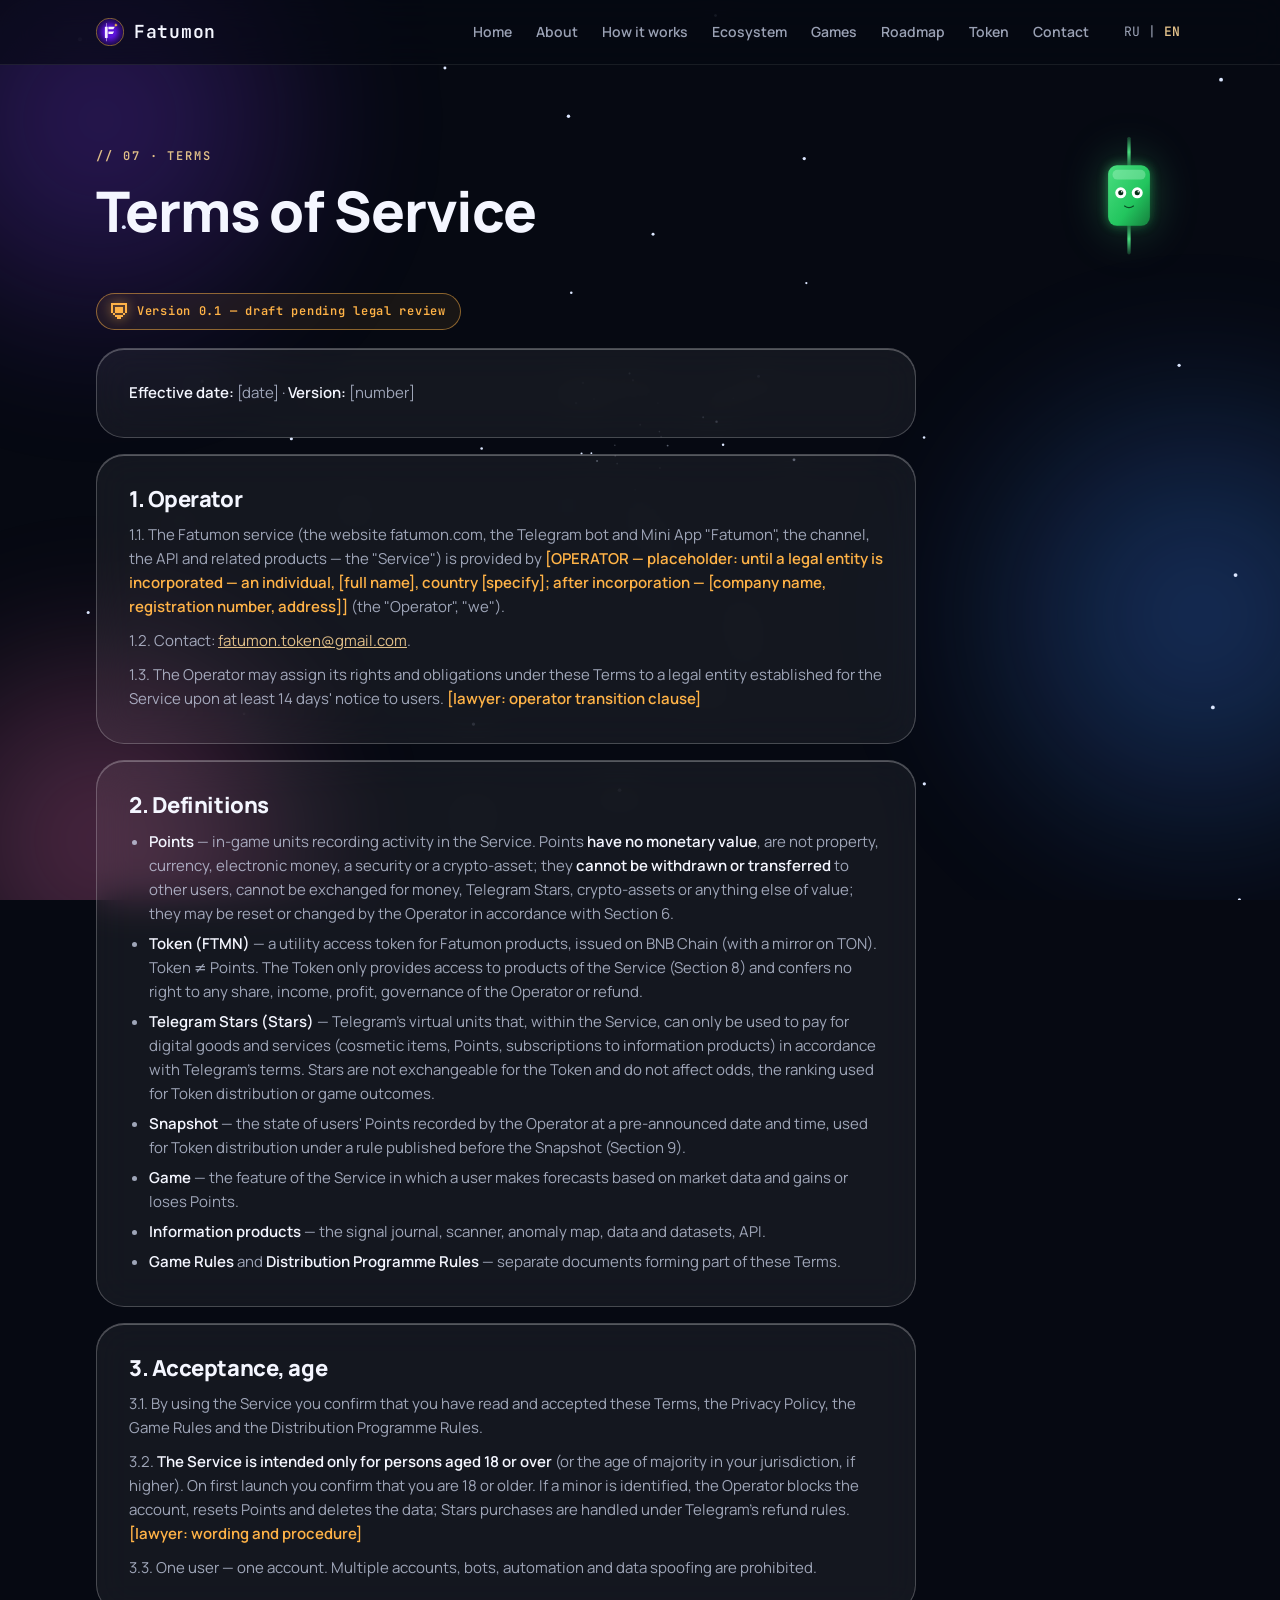
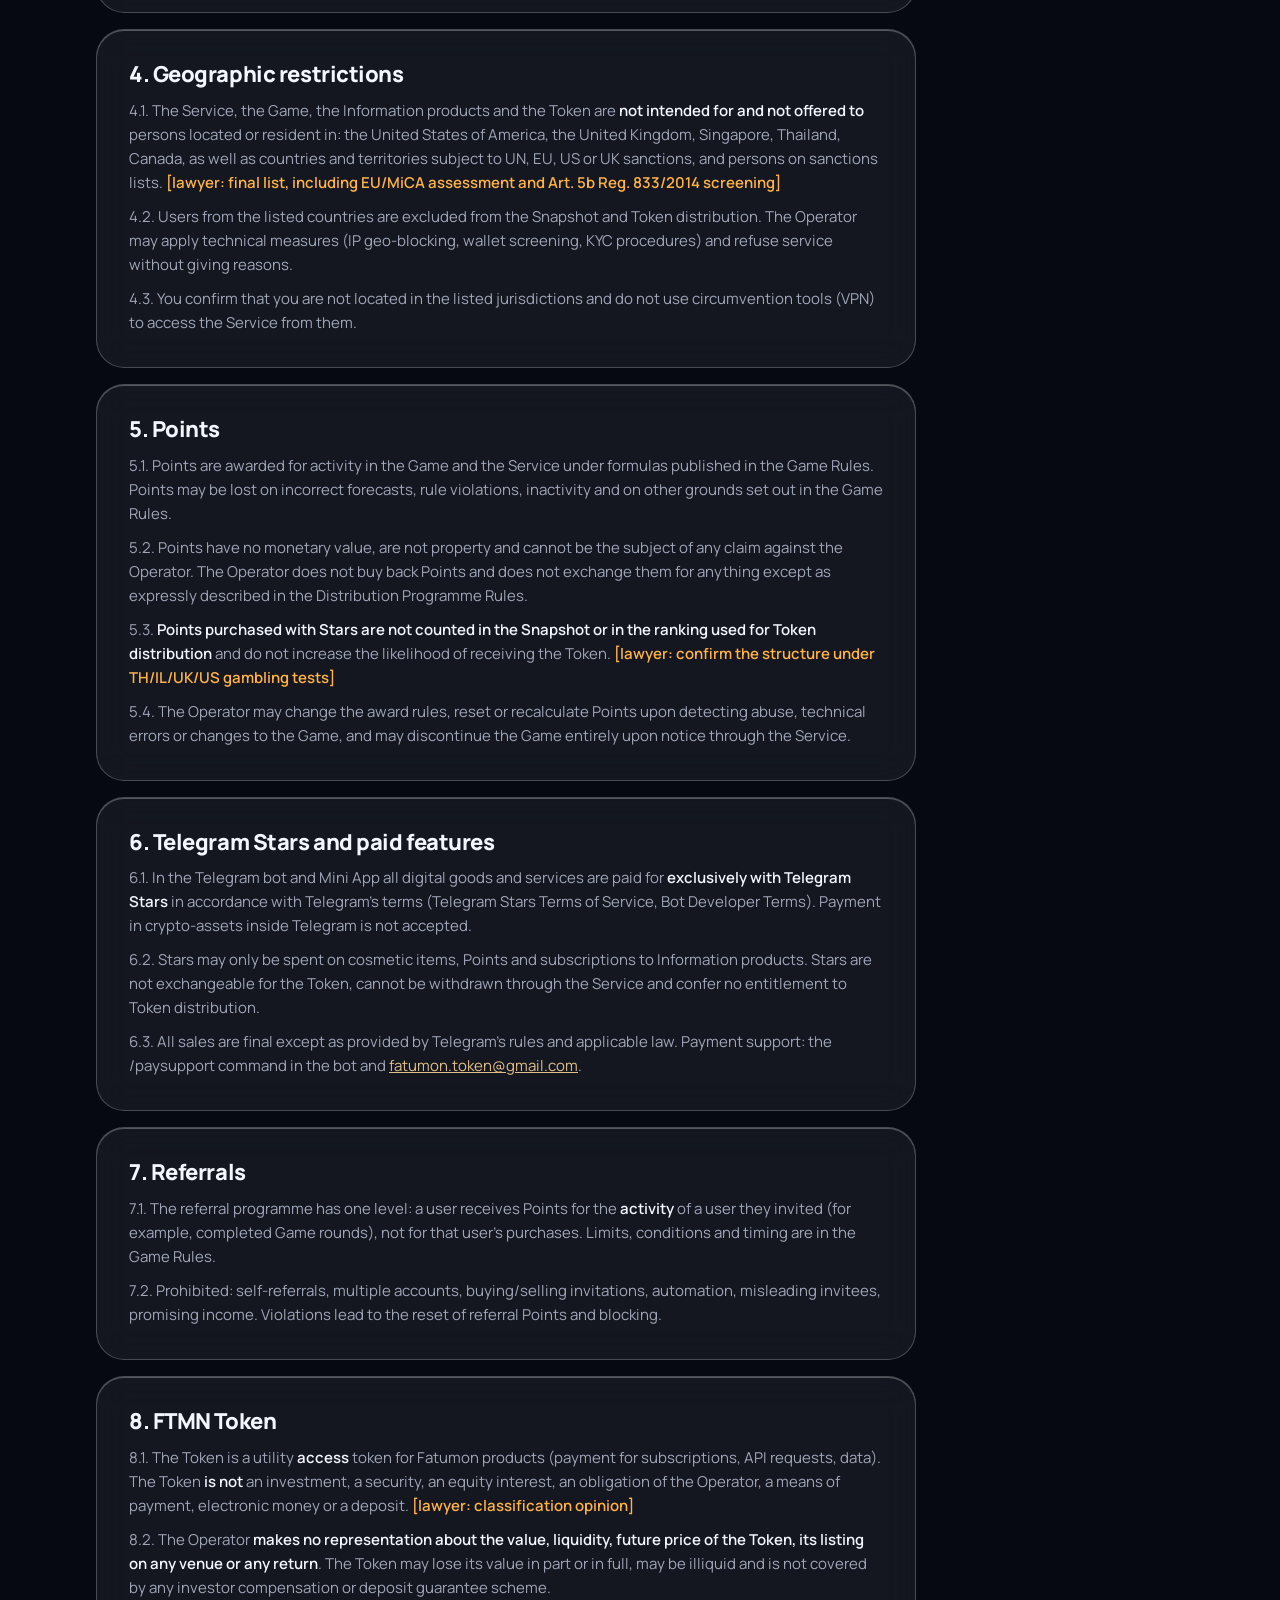
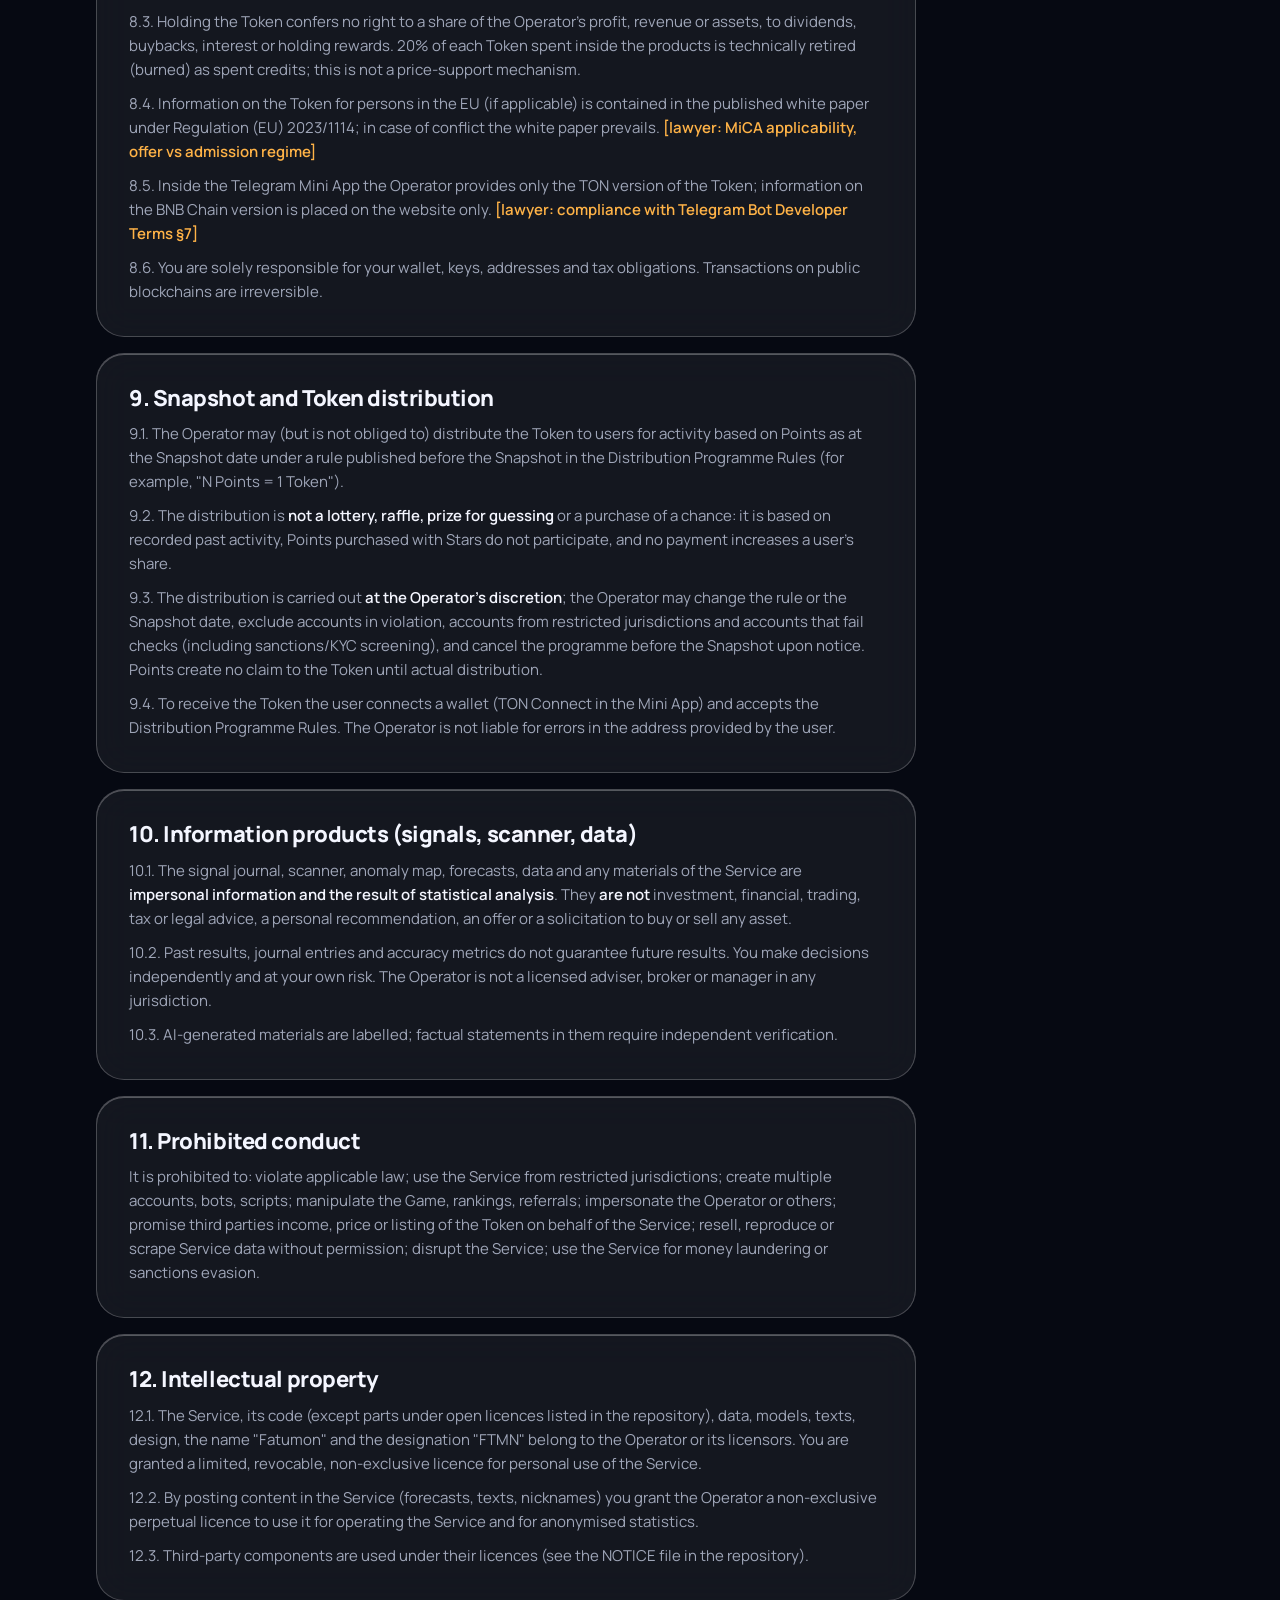
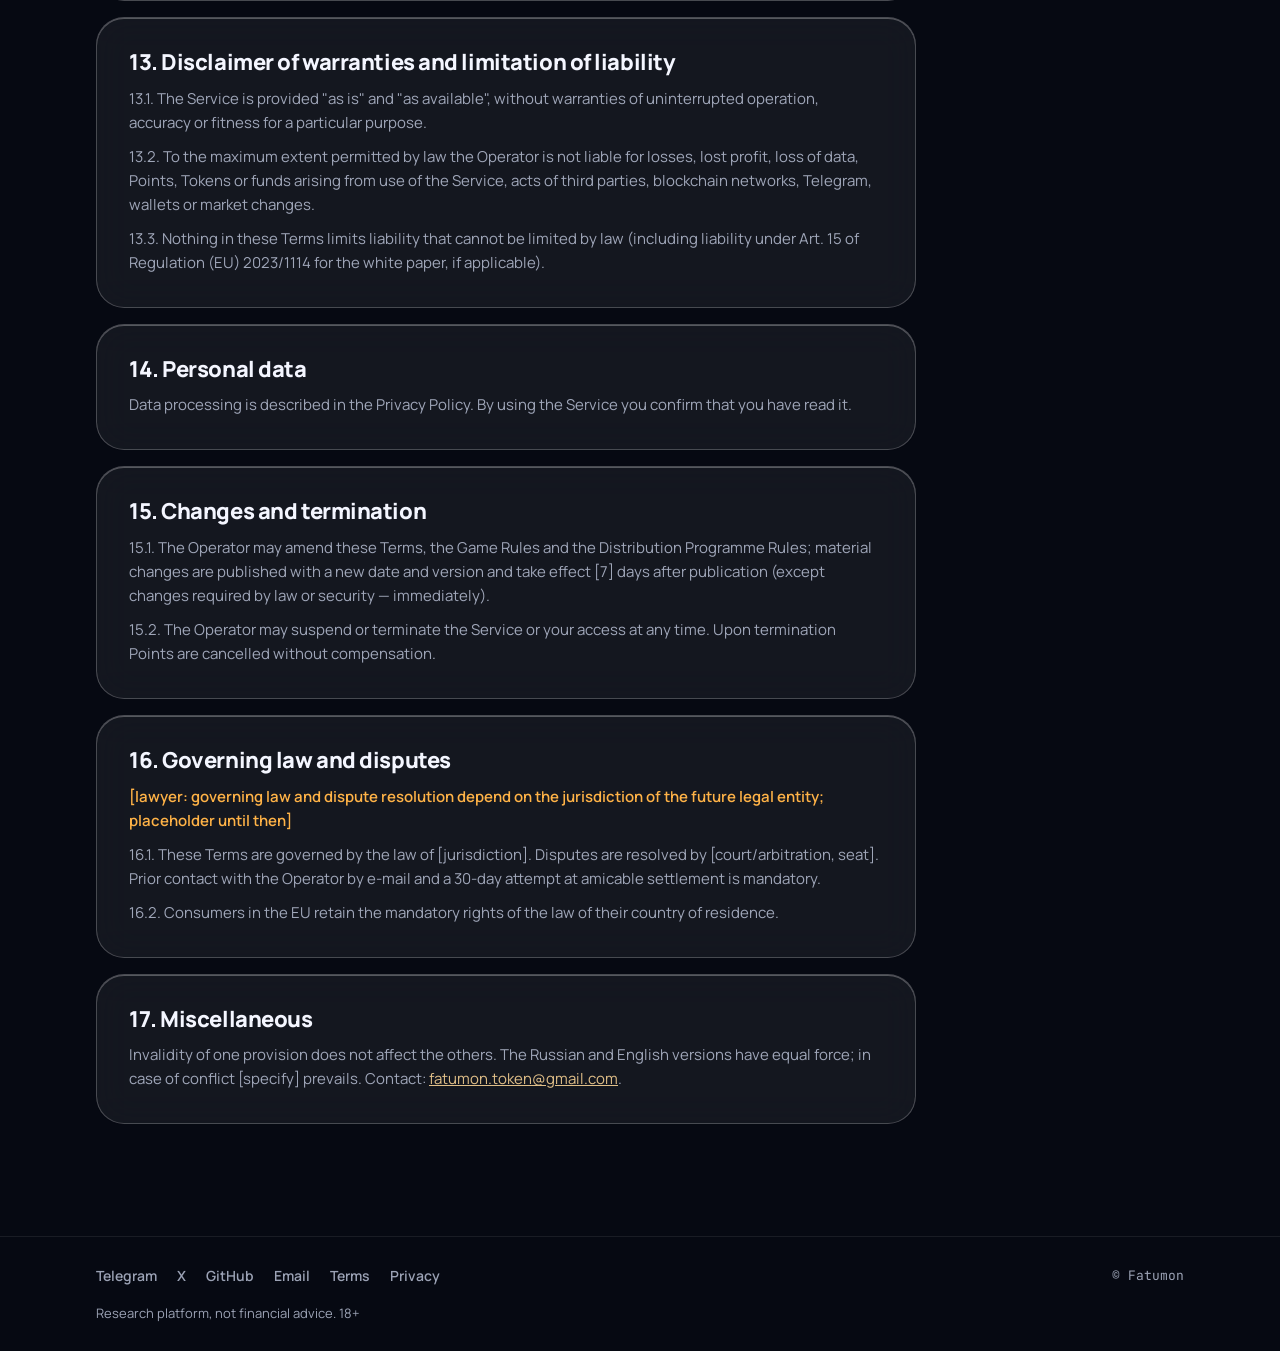
<file: terms/index.html>
<!doctype html>
<html lang="ru" class="i18n-loading">
<head>
<meta charset="utf-8">
<meta name="viewport" content="width=device-width,initial-scale=1">
<title data-i18n="terms.title">Условия использования — Fatumon</title>
<meta name="description" content="Условия использования сервиса Fatumon: очки, токен доступа, игра, информационные продукты, ограничения." data-i18n-attr="content:terms.meta">
<meta property="og:title" content="Условия использования — Fatumon" data-i18n-attr="content:terms.title">
<meta property="og:description" content="Условия использования сервиса Fatumon: очки, токен доступа, игра, информационные продукты, ограничения." data-i18n-attr="content:terms.meta">
<meta property="og:type" content="website">
<meta property="og:url" content="https://fatumon.com/terms/">
<meta property="og:site_name" content="Fatumon">
<meta property="og:image" content="https://fatumon.com/assets/brand/og-image.png">
<meta property="og:image:width" content="1200">
<meta property="og:image:height" content="630">
<meta property="og:image:alt" content="Fatumon — знак проекта" data-i18n-attr="content:common.og.alt">
<meta name="twitter:card" content="summary_large_image">
<meta name="twitter:site" content="@fatumon_token">
<meta name="twitter:image" content="https://fatumon.com/assets/brand/og-image.png">
<meta name="twitter:image:alt" content="Fatumon — знак проекта" data-i18n-attr="content:common.og.alt">
<meta name="theme-color" content="#060912">
<link rel="icon" href="../assets/brand/favicon.ico" sizes="any">
<link rel="icon" type="image/svg+xml" href="../assets/brand/logo.svg">
<link rel="apple-touch-icon" href="../assets/brand/apple-touch-icon.png">
<link rel="stylesheet" href="../assets/style.css">
<script src="../assets/app.js" defer></script>
<noscript><style>html.i18n-loading body{visibility:visible}</style></noscript>
</head>
<body data-page="terms">

<div class="bg" aria-hidden="true">
  <div class="blob blob-violet"></div>
  <div class="blob blob-blue"></div>
  <div class="blob blob-pink"></div>
  <canvas id="stars"></canvas>
</div>

<header class="site-head">
  <div class="wrap head-inner">
    <a class="logo" href="../"><img src="../assets/brand/logo.svg" alt="" width="28" height="28"><span>Fatumon</span></a>
    <nav class="nav" id="nav" aria-label="Основная навигация" data-i18n-attr="aria-label:common.nav.label">
      <a href="../" data-nav="home" data-i18n="common.nav.home">Главная</a>
      <a href="../about/" data-nav="about" data-i18n="common.nav.about">О нас</a>
      <a href="../how/" data-nav="how" data-i18n="common.nav.how">Как это работает</a>
      <a href="../ecosystem/" data-nav="ecosystem" data-i18n="common.nav.ecosystem">Экосистема</a>
      <a href="../games/" data-nav="games" data-i18n="common.nav.games">Игры</a>
      <a href="../roadmap/" data-nav="roadmap" data-i18n="common.nav.roadmap">Дорожная карта</a>
      <a href="../token/" data-nav="token" data-i18n="common.nav.token">Токен</a>
      <a href="../contact/" data-nav="contact" data-i18n="common.nav.contact">Контакты</a>
    </nav>
    <div class="head-tools">
      <div class="lang" role="group" aria-label="Язык" data-i18n-attr="aria-label:common.lang.label">
        <button type="button" data-lang="ru" aria-pressed="true">RU</button>
        <span aria-hidden="true">|</span>
        <button type="button" data-lang="en" aria-pressed="false">EN</button>
      </div>
      <button type="button" class="burger" aria-expanded="false" aria-controls="nav" aria-label="Меню" data-i18n-attr="aria-label:common.burger">
        <svg class="ic-open" viewBox="0 0 20 20" fill="none" stroke="currentColor" stroke-width="2" stroke-linecap="round"><path d="M3 5h14M3 10h14M3 15h14"/></svg>
        <svg class="ic-close" viewBox="0 0 20 20" fill="none" stroke="currentColor" stroke-width="2" stroke-linecap="round"><path d="M5 5l10 10M15 5L5 15"/></svg>
      </button>
    </div>
  </div>
</header>

<main>
  <section class="wrap page-head page-head-mascot">
    <div>
      <span class="tag" data-i18n="terms.tag">// 07 · УСЛОВИЯ</span>
      <h1 data-i18n="terms.h1">Условия использования</h1>
    </div>
    <div class="mascot mascot-sm">
      <svg id="mascot" viewBox="0 0 200 240" role="img" aria-label="Маскот Fatumon — зелёная свеча с глазами" data-i18n-attr="aria-label:home.mascot.alt">
        <defs>
          <linearGradient id="mg" x1="0" y1="0" x2="1" y2="1">
            <stop offset="0" stop-color="#4ADE80"/>
            <stop offset=".6" stop-color="#22C55E"/>
            <stop offset="1" stop-color="#15803D"/>
          </linearGradient>
          <linearGradient id="mw" x1="0" y1="0" x2="0" y2="1">
            <stop offset="0" stop-color="#4ADE80" stop-opacity=".2"/>
            <stop offset=".5" stop-color="#4ADE80"/>
            <stop offset="1" stop-color="#4ADE80" stop-opacity=".2"/>
          </linearGradient>
          <filter id="mglow" x="-50%" y="-50%" width="200%" height="200%">
            <feGaussianBlur stdDeviation="10"/>
          </filter>
        </defs>
        <rect x="62" y="66" width="76" height="110" rx="16" fill="url(#mg)" opacity=".55" filter="url(#mglow)"/>
        <rect x="97" y="14" width="6" height="56" rx="3" fill="url(#mw)"/>
        <rect x="97" y="172" width="6" height="56" rx="3" fill="url(#mw)"/>
        <rect x="62" y="66" width="76" height="110" rx="16" fill="url(#mg)"/>
        <rect x="70" y="74" width="60" height="18" rx="9" fill="#BBF7D0" opacity=".35"/>
        <g class="eye">
          <circle cx="85" cy="116" r="10" fill="#fff"/>
          <g class="pupil">
            <circle cx="85" cy="116" r="4.6" fill="#052e16"/>
            <circle cx="86.8" cy="114" r="1.4" fill="#fff"/>
          </g>
        </g>
        <g class="eye">
          <circle cx="115" cy="116" r="10" fill="#fff"/>
          <g class="pupil">
            <circle cx="115" cy="116" r="4.6" fill="#052e16"/>
            <circle cx="116.8" cy="114" r="1.4" fill="#fff"/>
          </g>
        </g>
        <path d="M92 140 q8 6 16 0" fill="none" stroke="#052e16" stroke-width="2.2" stroke-linecap="round" opacity=".8"/>
      </svg>
    </div>
  </section>
  <section class="wrap section legal" style="padding-top:8px">
    <div class="draft-badge"><svg class="px-icon" style="--px:#ffb347" viewBox="0 0 8 8" aria-hidden="true" shape-rendering="crispEdges"><path d="M0 0h1v1h-1zM1 0h1v1h-1zM2 0h1v1h-1zM3 0h1v1h-1zM4 0h1v1h-1zM5 0h1v1h-1zM6 0h1v1h-1zM7 0h1v1h-1zM0 1h1v1h-1zM7 1h1v1h-1zM0 2h1v1h-1zM2 2h1v1h-1zM3 2h1v1h-1zM4 2h1v1h-1zM5 2h1v1h-1zM7 2h1v1h-1zM0 3h1v1h-1zM2 3h1v1h-1zM3 3h1v1h-1zM4 3h1v1h-1zM5 3h1v1h-1zM7 3h1v1h-1zM0 4h1v1h-1zM2 4h1v1h-1zM3 4h1v1h-1zM4 4h1v1h-1zM5 4h1v1h-1zM7 4h1v1h-1zM1 5h1v1h-1zM6 5h1v1h-1zM2 6h1v1h-1zM3 6h1v1h-1zM4 6h1v1h-1zM5 6h1v1h-1zM3 7h1v1h-1zM4 7h1v1h-1z" fill="currentColor"/></svg><span data-i18n="common.draft">Версия 0.1 — черновик до проверки юристом</span></div>
    <section class="stack narrow" data-lang-block="ru" lang="ru">
      <div class="card card-lg legal-card">
        <p><strong>Дата вступления в силу:</strong> [дата] · <strong>Версия:</strong> [номер]</p>
      </div>
      <div class="card card-lg legal-card"><h2>1. Оператор</h2>
        <p>1.1. Сервис Fatumon (сайт fatumon.com, Telegram-бот и Mini App «Fatumon», канал, API и связанные продукты — далее «Сервис») предоставляется <strong class="todo">[ОПЕРАТОР — плейсхолдер: до регистрации юридического лица — физическое лицо [ФИО], страна [указать]; после регистрации — [название компании, регистрационный номер, адрес]]</strong> (далее «Оператор», «мы»).</p>
        <p>1.2. Контакт: <a href="mailto:fatumon.token@gmail.com">fatumon.token@gmail.com</a>.</p>
        <p>1.3. Оператор вправе передать права и обязанности по настоящим Условиям юридическому лицу, созданному для Сервиса, с уведомлением пользователей не менее чем за 14 дней. <strong class="todo">[нужен юрист: формула перехода оператора]</strong></p>
      </div>
      <div class="card card-lg legal-card"><h2>2. Определения</h2>
        <ul><li><strong>Очки</strong> — внутриигровые единицы учёта активности в Сервисе. Очки <strong>не имеют денежной стоимости</strong>, не являются имуществом, валютой, электронными деньгами, ценной бумагой или криптоактивом; <strong>не выводятся, не передаются</strong> другим пользователям, не обмениваются на деньги, Telegram Stars, криптоактивы или иные ценности; могут быть обнулены или изменены Оператором в соответствии с разделом 6.</li><li><strong>Токен (FTMN)</strong> — утилитарный токен доступа к продуктам Fatumon, выпущенный в сети BNB Chain (с зеркалом в сети TON). Токен ≠ Очки. Токен даёт только доступ к продуктам Сервиса (раздел 8) и не даёт прав на долю, доход, прибыль, управление Оператором или возврат средств.</li><li><strong>Telegram Stars (Stars)</strong> — виртуальные единицы Telegram, которыми в Сервисе можно оплатить только цифровые товары и услуги (косметические элементы, Очки, подписку на информационные продукты) в соответствии с условиями Telegram. Stars не обмениваются на Токен и не влияют на шансы, рейтинг для распределения Токена или результаты игры.</li><li><strong>Снимок</strong> — зафиксированное Оператором на заранее объявленную дату и время состояние Очков пользователей, которое используется для распределения Токена по правилу, опубликованному до Снимка (раздел 9).</li><li><strong>Игра</strong> — функция Сервиса, в которой пользователь делает прогнозы на основе рыночных данных и получает или теряет Очки.</li><li><strong>Информационные продукты</strong> — журнал сигналов, сканер, карта аномалий, данные и датасеты, API.</li><li><strong>Правила игры</strong> и <strong>Правила программы распределения</strong> — отдельные документы, являющиеся частью настоящих Условий.</li></ul>
      </div>
      <div class="card card-lg legal-card"><h2>3. Принятие Условий, возраст</h2>
        <p>3.1. Используя Сервис, вы подтверждаете, что прочитали и приняли настоящие Условия, Политику конфиденциальности, Правила игры и Правила программы распределения.</p>
        <p>3.2. <strong>Сервис предназначен только для лиц, достигших 18 лет</strong> (или возраста полной дееспособности в вашей юрисдикции, если он выше). При первом запуске вы подтверждаете, что вам 18 лет или более. При выявлении несовершеннолетнего пользователя Оператор блокирует аккаунт, обнуляет Очки и удаляет данные; покупки за Stars рассматриваются по правилам возвратов Telegram. <strong class="todo">[нужен юрист: формулировка и процедура]</strong></p>
        <p>3.3. Один пользователь — один аккаунт. Мультиаккаунты, боты, автоматизация, подмена данных запрещены.</p>
      </div>
      <div class="card card-lg legal-card"><h2>4. Географические ограничения</h2>
        <p>4.1. Сервис, Игра, Информационные продукты и Токен <strong>не предназначены и не предлагаются</strong> лицам, находящимся или постоянно проживающим в: Соединённых Штатах Америки, Соединённом Королевстве, Сингапуре, Таиланде, Канаде, а также в странах и территориях, находящихся под санкциями ООН, ЕС, США или Великобритании, и лицам, включённым в санкционные списки. <strong class="todo">[нужен юрист: итоговый список, включая оценку ЕС по MiCA и проверку по ст. 5b Рег. 833/2014]</strong></p>
        <p>4.2. Пользователи из указанных стран не допускаются к Снимку и распределению Токена. Оператор вправе применять технические меры (гео-блокировка по IP, проверка кошелька, KYC-процедуры) и отказать в обслуживании без объяснения причин.</p>
        <p>4.3. Вы подтверждаете, что не находитесь в перечисленных юрисдикциях и не используете средства обхода (VPN) для доступа к Сервису из них.</p>
      </div>
      <div class="card card-lg legal-card" id="game" data-anchor="game"><h2>5. Очки</h2>
        <p>5.1. Очки начисляются за активность в Игре и Сервисе по формулам, опубликованным в Правилах игры. Очки могут сгорать при неверных прогнозах, нарушениях правил, неактивности и по иным основаниям, указанным в Правилах игры.</p>
        <p>5.2. Очки не имеют денежной стоимости, не являются имуществом и не могут быть предметом требований к Оператору. Оператор не выкупает Очки и не обменивает их ни на что, кроме случаев, прямо описанных в Правилах программы распределения.</p>
        <p>5.3. <strong>Очки, приобретённые за Stars, не учитываются в Снимке и в рейтинге для распределения Токена</strong> и не повышают вероятность получения Токена. <strong class="todo">[нужен юрист: подтвердить конструкцию по гэмблинг-тестам TH/IL/UK/US]</strong></p>
        <p>5.4. Оператор вправе изменить правила начисления, обнулить или пересчитать Очки при обнаружении злоупотреблений, технических ошибок, изменении правил Игры, а также полностью прекратить Игру, уведомив пользователей через Сервис.</p>
      </div>
      <div class="card card-lg legal-card"><h2>6. Telegram Stars и платные функции</h2>
        <p>6.1. В Telegram-боте и Mini App все цифровые товары и услуги оплачиваются <strong>исключительно Telegram Stars</strong> в соответствии с условиями Telegram (Telegram Stars Terms of Service, Bot Developer Terms). Оплата криптоактивами внутри Telegram не принимается.</p>
        <p>6.2. Stars можно потратить только на косметические элементы, Очки и подписку на Информационные продукты. Stars не обмениваются на Токен, не выводятся через Сервис и не дают права на распределение Токена.</p>
        <p>6.3. Все продажи окончательны, кроме случаев, предусмотренных правилами Telegram и применимым законом. Поддержка по платежам: команда /paysupport в боте и <a href="mailto:fatumon.token@gmail.com">fatumon.token@gmail.com</a>.</p>
      </div>
      <div class="card card-lg legal-card"><h2>7. Рефералы</h2>
        <p>7.1. Реферальная программа — один уровень: пользователь получает Очки за <strong>активность</strong> приглашённого им пользователя (например, завершённые раунды Игры), а не за его покупки. Лимиты, условия и сроки — в Правилах игры.</p>
        <p>7.2. Запрещены: самоприглашения, мультиаккаунты, покупка/продажа приглашений, автоматизация, введение в заблуждение приглашаемых, обещания дохода. Нарушение ведёт к обнулению реферальных Очков и блокировке.</p>
      </div>
      <div class="card card-lg legal-card"><h2>8. Токен FTMN</h2>
        <p>8.1. Токен — утилитарный токен <strong>доступа</strong> к продуктам Fatumon (оплата подписки, запросов к API, данных). Токен <strong>не является</strong> инвестицией, ценной бумагой, долей, обязательством Оператора, платёжным средством, электронными деньгами или депозитом. <strong class="todo">[нужен юрист: заключение по классификации]</strong></p>
        <p>8.2. Оператор <strong>не делает никаких заявлений о стоимости, ликвидности, будущей цене Токена, его листинге на каких-либо площадках или доходности</strong>. Токен может потерять стоимость частично или полностью, может быть неликвиден и не покрыт никакими схемами компенсации инвесторов или гарантирования депозитов.</p>
        <p>8.3. Держание Токена не даёт права на долю в прибыли, выручке, активах Оператора, на дивиденды, выкуп, проценты или вознаграждение за удержание. 20% от каждого Токена, потраченного внутри продуктов, технически списываются (сжигаются) как израсходованные кредиты; это не механизм поддержки цены.</p>
        <p>8.4. Сведения о Токене для лиц в ЕС (если применимо) содержатся в опубликованном white paper по Регламенту (EU) 2023/1114; при расхождении приоритет имеет white paper. <strong class="todo">[нужен юрист: применимость MiCA, режим оферты/допуска]</strong></p>
        <p>8.5. Внутри Telegram Mini App Оператор предоставляет только версию Токена в сети TON; сведения о версии в сети BNB Chain размещаются только на сайте. <strong class="todo">[нужен юрист: соответствие Telegram Bot Developer Terms §7]</strong></p>
        <p>8.6. Вы самостоятельно отвечаете за свой кошелёк, ключи, адреса и налоговые обязательства. Транзакции в публичных блокчейнах необратимы.</p>
      </div>
      <div class="card card-lg legal-card"><h2>9. Снимок и распределение Токена</h2>
        <p>9.1. Оператор может (но не обязан) провести распределение Токена пользователям за активность по состоянию Очков на дату Снимка по правилу, опубликованному до Снимка в Правилах программы распределения (например, «N Очков = 1 Токен»).</p>
        <p>9.2. Распределение — <strong>не лотерея, не розыгрыш, не приз за угадывание</strong> и не покупка шанса: оно основано на зафиксированной прошлой активности, в нём не участвуют Очки, купленные за Stars, и никакая плата не повышает долю.</p>
        <p>9.3. Распределение проводится <strong>по усмотрению Оператора</strong>; Оператор вправе изменить правило, дату Снимка, исключить аккаунты с нарушениями, аккаунты из ограниченных юрисдикций и аккаунты, не прошедшие проверки (включая санкционные/KYC), а также отменить программу до Снимка с уведомлением. Очки не создают права требования Токена до момента фактического распределения.</p>
        <p>9.4. Для получения Токена пользователь подключает кошелёк (TON Connect в Mini App) и подтверждает согласие с Правилами программы распределения. Оператор не несёт ответственности за ошибки в указанном пользователем адресе.</p>
      </div>
      <div class="card card-lg legal-card"><h2>10. Информационные продукты (сигналы, сканер, данные)</h2>
        <p>10.1. Журнал сигналов, сканер, карта аномалий, прогнозы, данные и любые материалы Сервиса — <strong>обезличенная информация и результат статистического анализа</strong>. Они <strong>не являются</strong> инвестиционной, финансовой, торговой, налоговой или юридической рекомендацией, персональным советом, офертой или призывом покупать или продавать какие-либо активы.</p>
        <p>10.2. Прошлые результаты, записи журнала и показатели точности не гарантируют будущих результатов. Решения вы принимаете самостоятельно и на свой риск. Оператор не является лицензированным консультантом, брокером или управляющим ни в одной юрисдикции.</p>
        <p>10.3. Материалы, созданные с помощью ИИ, помечаются; фактические утверждения в них требуют самостоятельной проверки.</p>
      </div>
      <div class="card card-lg legal-card"><h2>11. Запрещённые действия</h2>
        <p>Запрещено: нарушать применимые законы; использовать Сервис из ограниченных юрисдикций; создавать мультиаккаунты, ботов, скрипты; манипулировать Игрой, рейтингом, рефералами; выдавать себя за Оператора или других лиц; обещать третьим лицам доход, цену или листинг Токена от имени Сервиса; перепродавать, воспроизводить, собирать (scraping) данные Сервиса без разрешения; нарушать работу Сервиса; использовать Сервис для отмывания средств или обхода санкций.</p>
      </div>
      <div class="card card-lg legal-card"><h2>12. Интеллектуальная собственность</h2>
        <p>12.1. Сервис, его код (кроме частей под открытыми лицензиями, указанными в репозитории), данные, модели, тексты, дизайн, название «Fatumon» и обозначение «FTMN» принадлежат Оператору или его лицензиарам. Вам предоставляется ограниченная, отзывная, неисключительная лицензия на личное использование Сервиса.</p>
        <p>12.2. Размещая в Сервисе контент (прогнозы, тексты, никнеймы), вы предоставляете Оператору неисключительную бессрочную лицензию использовать его для работы Сервиса и обезличенной статистики.</p>
        <p>12.3. Сторонние компоненты используются по их лицензиям (перечень — в файле NOTICE репозитория).</p>
      </div>
      <div class="card card-lg legal-card"><h2>13. Отказ от гарантий и ограничение ответственности</h2>
        <p>13.1. Сервис предоставляется «как есть» и «как доступно», без гарантий бесперебойности, точности, пригодности для конкретной цели.</p>
        <p>13.2. В максимально допустимой законом степени Оператор не отвечает за убытки, упущенную выгоду, потерю данных, Очков, Токенов, средств, возникшие из-за использования Сервиса, действий третьих лиц, блокчейн-сетей, Telegram, кошельков, рыночных изменений.</p>
        <p>13.3. Ничто в настоящих Условиях не ограничивает ответственность, которую нельзя ограничить по закону (включая ответственность по ст. 15 Регламента (EU) 2023/1114 за white paper, если применимо).</p>
      </div>
      <div class="card card-lg legal-card"><h2>14. Персональные данные</h2>
        <p>Обработка данных описана в Политике конфиденциальности. Используя Сервис, вы подтверждаете, что ознакомлены с ней.</p>
      </div>
      <div class="card card-lg legal-card"><h2>15. Изменения и прекращение</h2>
        <p>15.1. Оператор вправе изменять Условия, Правила игры и Правила программы распределения; существенные изменения публикуются с новой датой и версией и вступают в силу через [7] дней после публикации (кроме изменений, требуемых законом или безопасностью — немедленно).</p>
        <p>15.2. Оператор вправе приостановить или прекратить Сервис или ваш доступ в любое время. При прекращении Очки аннулируются без компенсации.</p>
      </div>
      <div class="card card-lg legal-card"><h2>16. Применимое право и споры</h2>
        <p><strong class="todo">[нужен юрист: право и порядок разрешения споров — зависят от юрисдикции будущего юридического лица; до этого — плейсхолдер]</strong></p>
        <p>16.1. Настоящие Условия регулируются правом [юрисдикция]. Споры разрешаются [суд/арбитраж, место]. Обязательным является предварительное обращение к Оператору по e-mail с попыткой урегулирования в течение 30 дней.</p>
        <p>16.2. Для потребителей в ЕС сохраняются императивные права по праву страны их проживания.</p>
      </div>
      <div class="card card-lg legal-card"><h2>17. Прочее</h2>
        <p>Недействительность отдельного положения не влияет на остальные. Русская и английская версии имеют равную силу; при расхождении приоритет — [указать]. Контакт: <a href="mailto:fatumon.token@gmail.com">fatumon.token@gmail.com</a>.</p>
      </div>
    </section>
    <section class="stack narrow" data-lang-block="en" lang="en" hidden>
      <div class="card card-lg legal-card">
        <p><strong>Effective date:</strong> [date] · <strong>Version:</strong> [number]</p>
      </div>
      <div class="card card-lg legal-card"><h2>1. Operator</h2>
        <p>1.1. The Fatumon service (the website fatumon.com, the Telegram bot and Mini App "Fatumon", the channel, the API and related products — the "Service") is provided by <strong class="todo">[OPERATOR — placeholder: until a legal entity is incorporated — an individual, [full name], country [specify]; after incorporation — [company name, registration number, address]]</strong> (the "Operator", "we").</p>
        <p>1.2. Contact: <a href="mailto:fatumon.token@gmail.com">fatumon.token@gmail.com</a>.</p>
        <p>1.3. The Operator may assign its rights and obligations under these Terms to a legal entity established for the Service upon at least 14 days' notice to users. <strong class="todo">[lawyer: operator transition clause]</strong></p>
      </div>
      <div class="card card-lg legal-card"><h2>2. Definitions</h2>
        <ul><li><strong>Points</strong> — in-game units recording activity in the Service. Points <strong>have no monetary value</strong>, are not property, currency, electronic money, a security or a crypto-asset; they <strong>cannot be withdrawn or transferred</strong> to other users, cannot be exchanged for money, Telegram Stars, crypto-assets or anything else of value; they may be reset or changed by the Operator in accordance with Section 6.</li><li><strong>Token (FTMN)</strong> — a utility access token for Fatumon products, issued on BNB Chain (with a mirror on TON). Token ≠ Points. The Token only provides access to products of the Service (Section 8) and confers no right to any share, income, profit, governance of the Operator or refund.</li><li><strong>Telegram Stars (Stars)</strong> — Telegram's virtual units that, within the Service, can only be used to pay for digital goods and services (cosmetic items, Points, subscriptions to information products) in accordance with Telegram's terms. Stars are not exchangeable for the Token and do not affect odds, the ranking used for Token distribution or game outcomes.</li><li><strong>Snapshot</strong> — the state of users' Points recorded by the Operator at a pre-announced date and time, used for Token distribution under a rule published before the Snapshot (Section 9).</li><li><strong>Game</strong> — the feature of the Service in which a user makes forecasts based on market data and gains or loses Points.</li><li><strong>Information products</strong> — the signal journal, scanner, anomaly map, data and datasets, API.</li><li><strong>Game Rules</strong> and <strong>Distribution Programme Rules</strong> — separate documents forming part of these Terms.</li></ul>
      </div>
      <div class="card card-lg legal-card"><h2>3. Acceptance, age</h2>
        <p>3.1. By using the Service you confirm that you have read and accepted these Terms, the Privacy Policy, the Game Rules and the Distribution Programme Rules.</p>
        <p>3.2. <strong>The Service is intended only for persons aged 18 or over</strong> (or the age of majority in your jurisdiction, if higher). On first launch you confirm that you are 18 or older. If a minor is identified, the Operator blocks the account, resets Points and deletes the data; Stars purchases are handled under Telegram's refund rules. <strong class="todo">[lawyer: wording and procedure]</strong></p>
        <p>3.3. One user — one account. Multiple accounts, bots, automation and data spoofing are prohibited.</p>
      </div>
      <div class="card card-lg legal-card"><h2>4. Geographic restrictions</h2>
        <p>4.1. The Service, the Game, the Information products and the Token are <strong>not intended for and not offered to</strong> persons located or resident in: the United States of America, the United Kingdom, Singapore, Thailand, Canada, as well as countries and territories subject to UN, EU, US or UK sanctions, and persons on sanctions lists. <strong class="todo">[lawyer: final list, including EU/MiCA assessment and Art. 5b Reg. 833/2014 screening]</strong></p>
        <p>4.2. Users from the listed countries are excluded from the Snapshot and Token distribution. The Operator may apply technical measures (IP geo-blocking, wallet screening, KYC procedures) and refuse service without giving reasons.</p>
        <p>4.3. You confirm that you are not located in the listed jurisdictions and do not use circumvention tools (VPN) to access the Service from them.</p>
      </div>
      <div class="card card-lg legal-card" data-anchor="game"><h2>5. Points</h2>
        <p>5.1. Points are awarded for activity in the Game and the Service under formulas published in the Game Rules. Points may be lost on incorrect forecasts, rule violations, inactivity and on other grounds set out in the Game Rules.</p>
        <p>5.2. Points have no monetary value, are not property and cannot be the subject of any claim against the Operator. The Operator does not buy back Points and does not exchange them for anything except as expressly described in the Distribution Programme Rules.</p>
        <p>5.3. <strong>Points purchased with Stars are not counted in the Snapshot or in the ranking used for Token distribution</strong> and do not increase the likelihood of receiving the Token. <strong class="todo">[lawyer: confirm the structure under TH/IL/UK/US gambling tests]</strong></p>
        <p>5.4. The Operator may change the award rules, reset or recalculate Points upon detecting abuse, technical errors or changes to the Game, and may discontinue the Game entirely upon notice through the Service.</p>
      </div>
      <div class="card card-lg legal-card"><h2>6. Telegram Stars and paid features</h2>
        <p>6.1. In the Telegram bot and Mini App all digital goods and services are paid for <strong>exclusively with Telegram Stars</strong> in accordance with Telegram's terms (Telegram Stars Terms of Service, Bot Developer Terms). Payment in crypto-assets inside Telegram is not accepted.</p>
        <p>6.2. Stars may only be spent on cosmetic items, Points and subscriptions to Information products. Stars are not exchangeable for the Token, cannot be withdrawn through the Service and confer no entitlement to Token distribution.</p>
        <p>6.3. All sales are final except as provided by Telegram's rules and applicable law. Payment support: the /paysupport command in the bot and <a href="mailto:fatumon.token@gmail.com">fatumon.token@gmail.com</a>.</p>
      </div>
      <div class="card card-lg legal-card"><h2>7. Referrals</h2>
        <p>7.1. The referral programme has one level: a user receives Points for the <strong>activity</strong> of a user they invited (for example, completed Game rounds), not for that user's purchases. Limits, conditions and timing are in the Game Rules.</p>
        <p>7.2. Prohibited: self-referrals, multiple accounts, buying/selling invitations, automation, misleading invitees, promising income. Violations lead to the reset of referral Points and blocking.</p>
      </div>
      <div class="card card-lg legal-card"><h2>8. FTMN Token</h2>
        <p>8.1. The Token is a utility <strong>access</strong> token for Fatumon products (payment for subscriptions, API requests, data). The Token <strong>is not</strong> an investment, a security, an equity interest, an obligation of the Operator, a means of payment, electronic money or a deposit. <strong class="todo">[lawyer: classification opinion]</strong></p>
        <p>8.2. The Operator <strong>makes no representation about the value, liquidity, future price of the Token, its listing on any venue or any return</strong>. The Token may lose its value in part or in full, may be illiquid and is not covered by any investor compensation or deposit guarantee scheme.</p>
        <p>8.3. Holding the Token confers no right to a share of the Operator's profit, revenue or assets, to dividends, buybacks, interest or holding rewards. 20% of each Token spent inside the products is technically retired (burned) as spent credits; this is not a price-support mechanism.</p>
        <p>8.4. Information on the Token for persons in the EU (if applicable) is contained in the published white paper under Regulation (EU) 2023/1114; in case of conflict the white paper prevails. <strong class="todo">[lawyer: MiCA applicability, offer vs admission regime]</strong></p>
        <p>8.5. Inside the Telegram Mini App the Operator provides only the TON version of the Token; information on the BNB Chain version is placed on the website only. <strong class="todo">[lawyer: compliance with Telegram Bot Developer Terms §7]</strong></p>
        <p>8.6. You are solely responsible for your wallet, keys, addresses and tax obligations. Transactions on public blockchains are irreversible.</p>
      </div>
      <div class="card card-lg legal-card"><h2>9. Snapshot and Token distribution</h2>
        <p>9.1. The Operator may (but is not obliged to) distribute the Token to users for activity based on Points as at the Snapshot date under a rule published before the Snapshot in the Distribution Programme Rules (for example, "N Points = 1 Token").</p>
        <p>9.2. The distribution is <strong>not a lottery, raffle, prize for guessing</strong> or a purchase of a chance: it is based on recorded past activity, Points purchased with Stars do not participate, and no payment increases a user's share.</p>
        <p>9.3. The distribution is carried out <strong>at the Operator's discretion</strong>; the Operator may change the rule or the Snapshot date, exclude accounts in violation, accounts from restricted jurisdictions and accounts that fail checks (including sanctions/KYC screening), and cancel the programme before the Snapshot upon notice. Points create no claim to the Token until actual distribution.</p>
        <p>9.4. To receive the Token the user connects a wallet (TON Connect in the Mini App) and accepts the Distribution Programme Rules. The Operator is not liable for errors in the address provided by the user.</p>
      </div>
      <div class="card card-lg legal-card"><h2>10. Information products (signals, scanner, data)</h2>
        <p>10.1. The signal journal, scanner, anomaly map, forecasts, data and any materials of the Service are <strong>impersonal information and the result of statistical analysis</strong>. They <strong>are not</strong> investment, financial, trading, tax or legal advice, a personal recommendation, an offer or a solicitation to buy or sell any asset.</p>
        <p>10.2. Past results, journal entries and accuracy metrics do not guarantee future results. You make decisions independently and at your own risk. The Operator is not a licensed adviser, broker or manager in any jurisdiction.</p>
        <p>10.3. AI-generated materials are labelled; factual statements in them require independent verification.</p>
      </div>
      <div class="card card-lg legal-card"><h2>11. Prohibited conduct</h2>
        <p>It is prohibited to: violate applicable law; use the Service from restricted jurisdictions; create multiple accounts, bots, scripts; manipulate the Game, rankings, referrals; impersonate the Operator or others; promise third parties income, price or listing of the Token on behalf of the Service; resell, reproduce or scrape Service data without permission; disrupt the Service; use the Service for money laundering or sanctions evasion.</p>
      </div>
      <div class="card card-lg legal-card"><h2>12. Intellectual property</h2>
        <p>12.1. The Service, its code (except parts under open licences listed in the repository), data, models, texts, design, the name "Fatumon" and the designation "FTMN" belong to the Operator or its licensors. You are granted a limited, revocable, non-exclusive licence for personal use of the Service.</p>
        <p>12.2. By posting content in the Service (forecasts, texts, nicknames) you grant the Operator a non-exclusive perpetual licence to use it for operating the Service and for anonymised statistics.</p>
        <p>12.3. Third-party components are used under their licences (see the NOTICE file in the repository).</p>
      </div>
      <div class="card card-lg legal-card"><h2>13. Disclaimer of warranties and limitation of liability</h2>
        <p>13.1. The Service is provided "as is" and "as available", without warranties of uninterrupted operation, accuracy or fitness for a particular purpose.</p>
        <p>13.2. To the maximum extent permitted by law the Operator is not liable for losses, lost profit, loss of data, Points, Tokens or funds arising from use of the Service, acts of third parties, blockchain networks, Telegram, wallets or market changes.</p>
        <p>13.3. Nothing in these Terms limits liability that cannot be limited by law (including liability under Art. 15 of Regulation (EU) 2023/1114 for the white paper, if applicable).</p>
      </div>
      <div class="card card-lg legal-card"><h2>14. Personal data</h2>
        <p>Data processing is described in the Privacy Policy. By using the Service you confirm that you have read it.</p>
      </div>
      <div class="card card-lg legal-card"><h2>15. Changes and termination</h2>
        <p>15.1. The Operator may amend these Terms, the Game Rules and the Distribution Programme Rules; material changes are published with a new date and version and take effect [7] days after publication (except changes required by law or security — immediately).</p>
        <p>15.2. The Operator may suspend or terminate the Service or your access at any time. Upon termination Points are cancelled without compensation.</p>
      </div>
      <div class="card card-lg legal-card"><h2>16. Governing law and disputes</h2>
        <p><strong class="todo">[lawyer: governing law and dispute resolution depend on the jurisdiction of the future legal entity; placeholder until then]</strong></p>
        <p>16.1. These Terms are governed by the law of [jurisdiction]. Disputes are resolved by [court/arbitration, seat]. Prior contact with the Operator by e-mail and a 30-day attempt at amicable settlement is mandatory.</p>
        <p>16.2. Consumers in the EU retain the mandatory rights of the law of their country of residence.</p>
      </div>
      <div class="card card-lg legal-card"><h2>17. Miscellaneous</h2>
        <p>Invalidity of one provision does not affect the others. The Russian and English versions have equal force; in case of conflict [specify] prevails. Contact: <a href="mailto:fatumon.token@gmail.com">fatumon.token@gmail.com</a>.</p>
      </div>
    </section>
  </section>
</main>

<footer class="site-foot">
  <div class="wrap foot-inner">
    <div class="foot-links">
      <a href="https://t.me/fatumon" target="_blank" rel="noopener" data-i18n="common.footer.telegram">Telegram</a>
      <a href="https://x.com/fatumon_token" target="_blank" rel="noopener" data-i18n="common.footer.x">X</a>
      <a href="https://github.com/fatumon-token" target="_blank" rel="noopener" data-i18n="common.footer.github">GitHub</a>
      <a href="mailto:fatumon.token@gmail.com" data-i18n="common.footer.mail">Почта</a>
      <a href="../terms/" data-i18n="common.footer.terms">Условия</a>
      <a href="../privacy/" data-i18n="common.footer.privacy">Конфиденциальность</a>
    </div>
    <div class="copy" data-i18n="common.footer.copy">© Fatumon</div>
  </div>
  <div class="wrap"><p class="foot-disclaimer" data-i18n="common.footer.disclaimer">Это исследовательская платформа, не финансовый совет. 18+</p></div>
</footer>

</body>
</html>
</file>
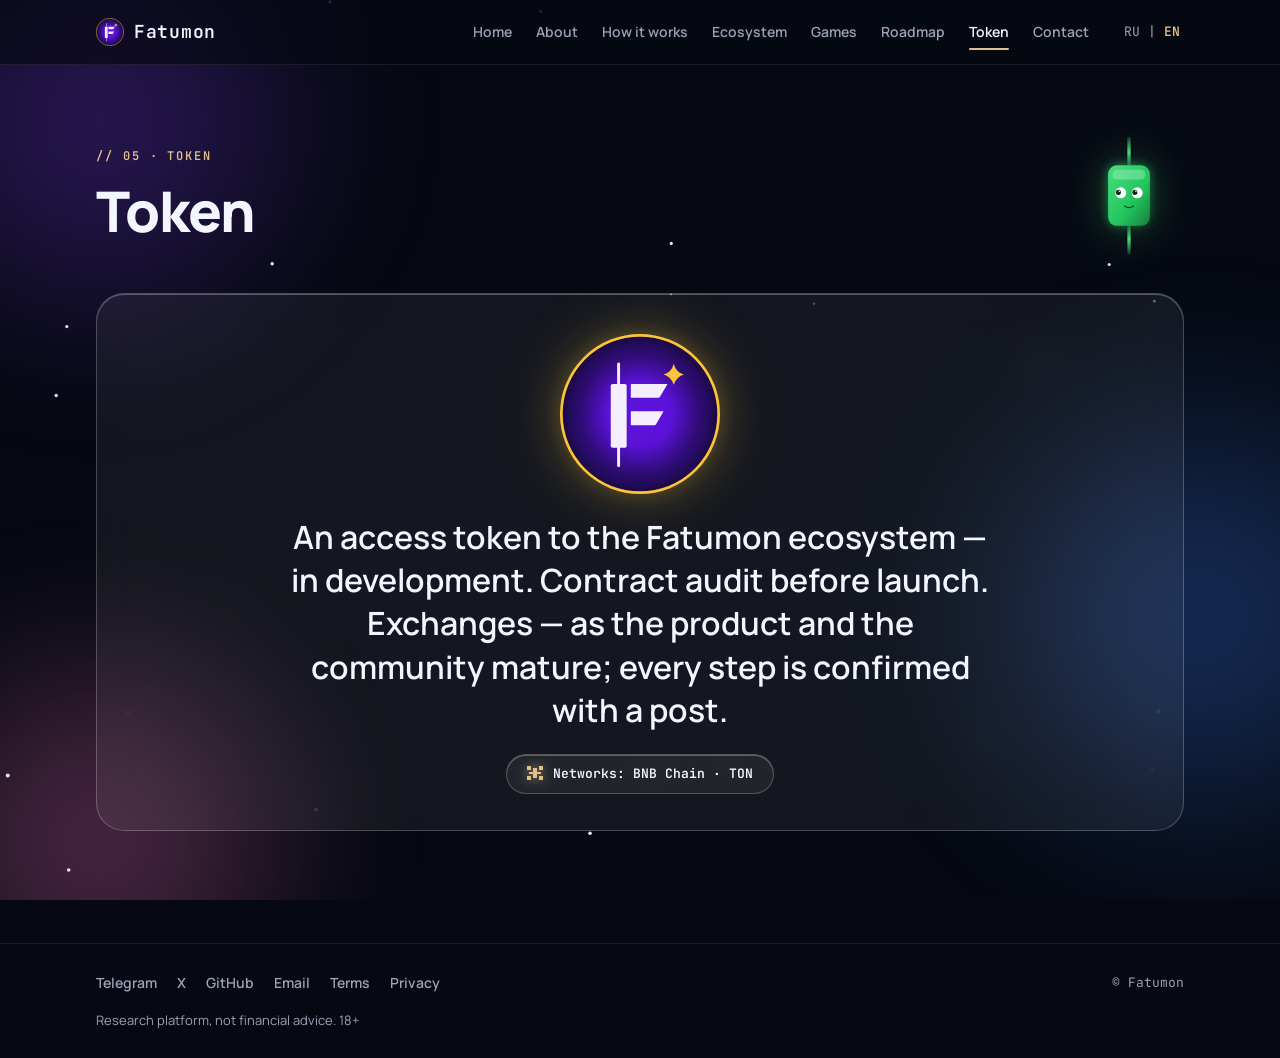
<file: token/index.html>
<!doctype html>
<html lang="ru" class="i18n-loading">
<head>
<meta charset="utf-8">
<meta name="viewport" content="width=device-width,initial-scale=1">
<title data-i18n="token.title">Токен — Fatumon</title>
<meta name="description" content="Токен доступа к экосистеме Fatumon." data-i18n-attr="content:token.meta">
<meta property="og:title" content="Токен — Fatumon" data-i18n-attr="content:token.title">
<meta property="og:description" content="Токен доступа к экосистеме Fatumon." data-i18n-attr="content:token.meta">
<meta property="og:type" content="website">
<meta property="og:url" content="https://fatumon.com/token/">
<meta property="og:site_name" content="Fatumon">
<meta property="og:image" content="https://fatumon.com/assets/brand/og-image.png">
<meta property="og:image:width" content="1200">
<meta property="og:image:height" content="630">
<meta property="og:image:alt" content="Fatumon — знак проекта" data-i18n-attr="content:common.og.alt">
<meta name="twitter:card" content="summary_large_image">
<meta name="twitter:site" content="@fatumon_token">
<meta name="twitter:image" content="https://fatumon.com/assets/brand/og-image.png">
<meta name="twitter:image:alt" content="Fatumon — знак проекта" data-i18n-attr="content:common.og.alt">
<meta name="theme-color" content="#060912">
<link rel="icon" href="../assets/brand/favicon.ico" sizes="any">
<link rel="icon" type="image/svg+xml" href="../assets/brand/logo.svg">
<link rel="apple-touch-icon" href="../assets/brand/apple-touch-icon.png">
<link rel="stylesheet" href="../assets/style.css">
<script src="../assets/app.js" defer></script>
<noscript><style>html.i18n-loading body{visibility:visible}</style></noscript>
</head>
<body data-page="token">

<div class="bg" aria-hidden="true">
  <div class="blob blob-violet"></div>
  <div class="blob blob-blue"></div>
  <div class="blob blob-pink"></div>
  <canvas id="stars"></canvas>
</div>

<header class="site-head">
  <div class="wrap head-inner">
    <a class="logo" href="../"><img src="../assets/brand/logo.svg" alt="" width="28" height="28"><span>Fatumon</span></a>
    <nav class="nav" id="nav" aria-label="Основная навигация" data-i18n-attr="aria-label:common.nav.label">
      <a href="../" data-nav="home" data-i18n="common.nav.home">Главная</a>
      <a href="../about/" data-nav="about" data-i18n="common.nav.about">О нас</a>
      <a href="../how/" data-nav="how" data-i18n="common.nav.how">Как это работает</a>
      <a href="../ecosystem/" data-nav="ecosystem" data-i18n="common.nav.ecosystem">Экосистема</a>
      <a href="../games/" data-nav="games" data-i18n="common.nav.games">Игры</a>
      <a href="../roadmap/" data-nav="roadmap" data-i18n="common.nav.roadmap">Дорожная карта</a>
      <a href="../token/" data-nav="token" data-i18n="common.nav.token">Токен</a>
      <a href="../contact/" data-nav="contact" data-i18n="common.nav.contact">Контакты</a>
    </nav>
    <div class="head-tools">
      <div class="lang" role="group" aria-label="Язык" data-i18n-attr="aria-label:common.lang.label">
        <button type="button" data-lang="ru" aria-pressed="true">RU</button>
        <span aria-hidden="true">|</span>
        <button type="button" data-lang="en" aria-pressed="false">EN</button>
      </div>
      <button type="button" class="burger" aria-expanded="false" aria-controls="nav" aria-label="Меню" data-i18n-attr="aria-label:common.burger">
        <svg class="ic-open" viewBox="0 0 20 20" fill="none" stroke="currentColor" stroke-width="2" stroke-linecap="round"><path d="M3 5h14M3 10h14M3 15h14"/></svg>
        <svg class="ic-close" viewBox="0 0 20 20" fill="none" stroke="currentColor" stroke-width="2" stroke-linecap="round"><path d="M5 5l10 10M15 5L5 15"/></svg>
      </button>
    </div>
  </div>
</header>

<main>
  <section class="wrap page-head page-head-mascot">
    <div>
      <span class="tag" data-i18n="token.tag">// 05 · ТОКЕН</span>
      <h1 data-i18n="token.h1">Токен</h1>
    </div>
    <div class="mascot mascot-sm">
      <svg id="mascot" viewBox="0 0 200 240" role="img" aria-label="Маскот Fatumon — зелёная свеча с глазами" data-i18n-attr="aria-label:home.mascot.alt">
        <defs>
          <linearGradient id="mg" x1="0" y1="0" x2="1" y2="1">
            <stop offset="0" stop-color="#4ADE80"/>
            <stop offset=".6" stop-color="#22C55E"/>
            <stop offset="1" stop-color="#15803D"/>
          </linearGradient>
          <linearGradient id="mw" x1="0" y1="0" x2="0" y2="1">
            <stop offset="0" stop-color="#4ADE80" stop-opacity=".2"/>
            <stop offset=".5" stop-color="#4ADE80"/>
            <stop offset="1" stop-color="#4ADE80" stop-opacity=".2"/>
          </linearGradient>
          <filter id="mglow" x="-50%" y="-50%" width="200%" height="200%">
            <feGaussianBlur stdDeviation="10"/>
          </filter>
        </defs>
        <rect x="62" y="66" width="76" height="110" rx="16" fill="url(#mg)" opacity=".55" filter="url(#mglow)"/>
        <rect x="97" y="14" width="6" height="56" rx="3" fill="url(#mw)"/>
        <rect x="97" y="172" width="6" height="56" rx="3" fill="url(#mw)"/>
        <rect x="62" y="66" width="76" height="110" rx="16" fill="url(#mg)"/>
        <rect x="70" y="74" width="60" height="18" rx="9" fill="#BBF7D0" opacity=".35"/>
        <g class="eye">
          <circle cx="85" cy="116" r="10" fill="#fff"/>
          <g class="pupil">
            <circle cx="85" cy="116" r="4.6" fill="#052e16"/>
            <circle cx="86.8" cy="114" r="1.4" fill="#fff"/>
          </g>
        </g>
        <g class="eye">
          <circle cx="115" cy="116" r="10" fill="#fff"/>
          <g class="pupil">
            <circle cx="115" cy="116" r="4.6" fill="#052e16"/>
            <circle cx="116.8" cy="114" r="1.4" fill="#fff"/>
          </g>
        </g>
        <path d="M92 140 q8 6 16 0" fill="none" stroke="#052e16" stroke-width="2.2" stroke-linecap="round" opacity=".8"/>
      </svg>
    </div>
  </section>
  <section class="wrap section" style="padding-top:8px">
    <div class="card card-lg token-card">
      <img class="token-coin" src="../assets/brand/logo.svg" alt="Знак Fatumon" data-i18n-attr="alt:token.coin.alt" width="160" height="160">
      <p class="token-line" data-i18n="token.text">Токен доступа к экосистеме Fatumon — в разработке. Аудит контракта — до запуска. Биржи — по мере готовности продукта и сообщества; каждый шаг подтверждается постом.</p>
      <span class="pill pill-networks"><svg class="px-icon" style="--px:#e0bf88" viewBox="0 0 8 8" aria-hidden="true" shape-rendering="crispEdges"><path d="M0 0h1v1h-1zM1 0h1v1h-1zM6 0h1v1h-1zM7 0h1v1h-1zM0 1h1v1h-1zM1 1h1v1h-1zM3 1h1v1h-1zM4 1h1v1h-1zM6 1h1v1h-1zM7 1h1v1h-1zM3 2h1v1h-1zM4 2h1v1h-1zM1 3h1v1h-1zM2 3h1v1h-1zM3 3h1v1h-1zM4 3h1v1h-1zM5 3h1v1h-1zM6 3h1v1h-1zM3 4h1v1h-1zM4 4h1v1h-1zM0 5h1v1h-1zM1 5h1v1h-1zM3 5h1v1h-1zM4 5h1v1h-1zM6 5h1v1h-1zM7 5h1v1h-1zM0 6h1v1h-1zM1 6h1v1h-1zM6 6h1v1h-1zM7 6h1v1h-1z" fill="currentColor"/></svg><span data-i18n="token.networks">Сети: BNB Chain · TON</span></span>
    </div>
  </section>
</main>

<footer class="site-foot">
  <div class="wrap foot-inner">
    <div class="foot-links">
      <a href="https://t.me/fatumon" target="_blank" rel="noopener" data-i18n="common.footer.telegram">Telegram</a>
      <a href="https://x.com/fatumon_token" target="_blank" rel="noopener" data-i18n="common.footer.x">X</a>
      <a href="https://github.com/fatumon-token" target="_blank" rel="noopener" data-i18n="common.footer.github">GitHub</a>
      <a href="mailto:fatumon.token@gmail.com" data-i18n="common.footer.mail">Почта</a>
      <a href="../terms/" data-i18n="common.footer.terms">Условия</a>
      <a href="../privacy/" data-i18n="common.footer.privacy">Конфиденциальность</a>
    </div>
    <div class="copy" data-i18n="common.footer.copy">© Fatumon</div>
  </div>
  <div class="wrap"><p class="foot-disclaimer" data-i18n="common.footer.disclaimer">Это исследовательская платформа, не финансовый совет. 18+</p></div>
</footer>

</body>
</html>
</file>
<file: assets/style.css>
/* Fatumon — витрина. Тёмный космос + золото. */
/* ---------- шрифты (самохостинг, SIL OFL — см. fonts/LICENSES.md) ---------- */
@font-face {
  font-family: 'Manrope';
  font-style: normal;
  font-weight: 400 800;
  font-display: swap;
  src: url('fonts/manrope-cyrillic.woff2') format('woff2');
  unicode-range: U+0301, U+0400-045F, U+0490-0491, U+04B0-04B1, U+2116;
}
@font-face {
  font-family: 'Manrope';
  font-style: normal;
  font-weight: 400 800;
  font-display: swap;
  src: url('fonts/manrope-latin.woff2') format('woff2');
  unicode-range: U+0000-00FF, U+0131, U+0152-0153, U+02BB-02BC, U+02C6, U+02DA, U+02DC, U+0304, U+0308, U+0329, U+2000-206F, U+20AC, U+2122, U+2191, U+2193, U+2212, U+2215, U+FEFF, U+FFFD;
}
@font-face {
  font-family: 'JetBrains Mono';
  font-style: normal;
  font-weight: 400 600;
  font-display: swap;
  src: url('fonts/jetbrains-mono-cyrillic.woff2') format('woff2');
  unicode-range: U+0301, U+0400-045F, U+0490-0491, U+04B0-04B1, U+2116;
}
@font-face {
  font-family: 'JetBrains Mono';
  font-style: normal;
  font-weight: 400 600;
  font-display: swap;
  src: url('fonts/jetbrains-mono-latin.woff2') format('woff2');
  unicode-range: U+0000-00FF, U+0131, U+0152-0153, U+02BB-02BC, U+02C6, U+02DA, U+02DC, U+0304, U+0308, U+0329, U+2000-206F, U+20AC, U+2122, U+2191, U+2193, U+2212, U+2215, U+FEFF, U+FFFD;
}
@font-face {
  font-family: 'Press Start 2P';
  font-style: normal;
  font-weight: 400;
  font-display: swap;
  src: url('fonts/press-start-2p-cyrillic.woff2') format('woff2');
  unicode-range: U+0301, U+0400-045F, U+0490-0491, U+04B0-04B1, U+2116;
}
@font-face {
  font-family: 'Press Start 2P';
  font-style: normal;
  font-weight: 400;
  font-display: swap;
  src: url('fonts/press-start-2p-latin.woff2') format('woff2');
  unicode-range: U+0000-00FF, U+0131, U+0152-0153, U+02BB-02BC, U+02C6, U+02DA, U+02DC, U+0304, U+0308, U+0329, U+2000-206F, U+20AC, U+2122, U+2191, U+2193, U+2212, U+2215, U+FEFF, U+FFFD;
}
@font-face {
  font-family: 'VT323';
  font-style: normal;
  font-weight: 400;
  font-display: swap;
  src: url('fonts/vt323-latin.woff2') format('woff2');
  unicode-range: U+0000-00FF, U+0131, U+0152-0153, U+02BB-02BC, U+02C6, U+02DA, U+02DC, U+0304, U+0308, U+0329, U+2000-206F, U+20AC, U+2122, U+2191, U+2193, U+2212, U+2215, U+FEFF, U+FFFD;
}

:root {
  --bg: #060912;
  --bg-deep: #04050C;
  --text: #F4F6FF;
  --muted: rgba(214, 222, 244, .72);
  --gold: #e0bf88;
  --gold-2: #cd8b31;
  --gold-3: #d4ad80;
  --gold-line: #d4ad8040;
  --glass: rgba(255, 255, 255, .06);
  --line: rgba(255, 255, 255, .22);
  --inset: rgba(255, 255, 255, .28);
  --ok: #4ADE80;
  --font: 'Manrope', system-ui, -apple-system, 'Segoe UI', sans-serif;
  --mono: 'JetBrains Mono', ui-monospace, 'Cascadia Mono', Consolas, monospace;
  --head-h: 64px;
}

*, *::before, *::after { box-sizing: border-box; }

html {
  background: var(--bg);
  scroll-behavior: smooth;
  -webkit-text-size-adjust: 100%;
  overflow-x: clip;
}
html.i18n-loading body { visibility: hidden; }

body {
  margin: 0;
  background: var(--bg);
  color: var(--text);
  font-family: var(--font);
  font-weight: 400;
  line-height: 1.55;
  min-height: 100vh;
  overflow-x: clip;
}

a { color: var(--gold); }
a:hover { color: var(--text); }
h1, h2, h3 { margin: 0; font-weight: 800; letter-spacing: -.02em; line-height: 1.12; }
h1 { font-size: clamp(32px, 5vw, 56px); overflow-wrap: break-word; hyphens: auto; }
h2 { font-size: clamp(26px, 3.4vw, 36px); }
h3 { font-size: 20px; letter-spacing: -.01em; }
p { margin: 0; }
p + p { margin-top: 12px; }
.muted { color: var(--muted); }

.wrap { max-width: 1120px; margin: 0 auto; padding: 0 16px; }

/* ---------- фон: блобы + звёзды ---------- */
.bg {
  position: fixed; inset: 0; z-index: 0;
  overflow: hidden; pointer-events: none;
  background: var(--bg);
}
.blob {
  position: absolute; border-radius: 50%;
  filter: blur(60px); opacity: .35;
  will-change: transform;
}
.blob-violet {
  width: 560px; height: 560px; left: -180px; top: -160px;
  background: radial-gradient(circle, #7C3AED 0%, transparent 70%);
  animation: drift-a 17s ease-in-out infinite alternate;
}
.blob-blue {
  width: 600px; height: 600px; right: -220px; top: 35%;
  background: radial-gradient(circle, #3B82F6 0%, transparent 70%);
  animation: drift-b 19s ease-in-out infinite alternate;
}
.blob-pink {
  width: 520px; height: 520px; left: -160px; bottom: -200px;
  background: radial-gradient(circle, #F472B6 0%, transparent 70%);
  animation: drift-c 16s ease-in-out infinite alternate;
}
@keyframes drift-a { from { transform: translate(0, 0) scale(1); } to { transform: translate(90px, 70px) scale(1.12); } }
@keyframes drift-b { from { transform: translate(0, 0) scale(1.05); } to { transform: translate(-80px, -90px) scale(.95); } }
@keyframes drift-c { from { transform: translate(0, 0) scale(1); } to { transform: translate(100px, -60px) scale(1.1); } }
#stars { position: absolute; inset: 0; width: 100%; height: 100%; display: block; }

.site-head, main, .site-foot { position: relative; z-index: 1; }

/* ---------- шапка ---------- */
.site-head {
  position: sticky; top: 0; z-index: 50;
  background: rgba(6, 9, 18, .62);
  backdrop-filter: blur(18px); -webkit-backdrop-filter: blur(18px);
  border-bottom: 1px solid rgba(255, 255, 255, .08);
}
.head-inner { display: flex; align-items: center; gap: 20px; height: var(--head-h); }
.logo {
  display: inline-flex; align-items: center; gap: 10px;
  font-family: var(--mono); font-weight: 600; font-size: 18px; letter-spacing: .04em;
  color: var(--text); text-decoration: none; white-space: nowrap;
}
.logo img { width: 28px; height: 28px; flex: 0 0 auto; display: block; }
.logo:hover { color: var(--gold); }
.nav { display: flex; gap: 2px; margin-left: auto; }
.nav a {
  position: relative; display: block; padding: 8px 11px;
  color: var(--muted); text-decoration: none; font-size: 14px; font-weight: 600;
  border-radius: 999px; white-space: nowrap; transition: color .2s;
}
.nav a:hover { color: var(--text); }
.nav a[aria-current="page"] { color: var(--text); }
.nav a[aria-current="page"]::after {
  content: ""; position: absolute; left: 11px; right: 11px; bottom: 1px;
  height: 2px; border-radius: 2px; background: var(--gold);
}
.head-tools { display: flex; align-items: center; gap: 12px; }
.lang { display: flex; align-items: center; gap: 4px; font-family: var(--mono); font-size: 13px; color: var(--muted); }
.lang button {
  background: none; border: 0; color: var(--muted); font: inherit; cursor: pointer;
  padding: 6px 4px; border-radius: 6px; transition: color .2s;
}
.lang button:hover { color: var(--text); }
.lang button[aria-pressed="true"] { color: var(--gold); font-weight: 600; }
.burger {
  display: none; align-items: center; justify-content: center;
  width: 40px; height: 40px; border-radius: 12px; cursor: pointer;
  background: var(--glass); border: 1px solid var(--line); color: var(--text);
  box-shadow: inset 0 1px 0 var(--inset);
}
.burger svg { width: 20px; height: 20px; }
.burger .ic-close { display: none; }
.burger[aria-expanded="true"] .ic-open { display: none; }
.burger[aria-expanded="true"] .ic-close { display: block; }

@media (max-width: 960px) {
  .nav {
    display: none; position: fixed; top: calc(var(--head-h) + 8px); left: 12px; right: 12px;
    flex-direction: column; gap: 2px; padding: 10px; margin: 0;
    background: rgba(10, 14, 28, .78); border: 1px solid var(--line); border-radius: 24px;
    box-shadow: inset 0 1px 0 var(--inset), 0 20px 60px rgba(0, 0, 0, .5);
    backdrop-filter: blur(18px); -webkit-backdrop-filter: blur(18px);
  }
  .nav.open { display: flex; }
  .nav a { padding: 12px 14px; font-size: 16px; }
  .nav a[aria-current="page"]::after { left: 14px; right: auto; width: 24px; bottom: 6px; }
  .burger { display: inline-flex; }
  .head-tools { margin-left: auto; }
}

/* ---------- общие элементы ---------- */
.tag {
  font-family: var(--mono); font-size: 12px; font-weight: 600;
  text-transform: uppercase; letter-spacing: .16em; color: var(--gold);
}
/* только вертикальные поля: .section/.page-head/.hero стоят на одном элементе с .wrap
   и не должны сбрасывать его боковые 16px (иначе на телефоне блоки прилипают к краю) */
.section { padding-block: 56px; }
.section-head { margin-bottom: 28px; }
.section-head .tag { display: block; margin-bottom: 10px; }
.page-head { padding-top: 64px; padding-bottom: 24px; }
.page-head .tag { display: block; margin-bottom: 14px; }
.lead { color: var(--muted); font-size: 18px; max-width: 720px; margin-top: 12px; }

.btn {
  display: inline-flex; align-items: center; justify-content: center; gap: 8px;
  padding: 13px 24px; border-radius: 999px; font-weight: 600; font-size: 15px;
  text-decoration: none; border: 1px solid transparent; cursor: pointer;
  transition: transform .2s, box-shadow .2s, background .2s, color .2s;
}
.btn:hover { transform: translateY(-1px); }
.btn-primary {
  background: linear-gradient(135deg, var(--gold) 0%, var(--gold-2) 100%);
  color: #1a1206; box-shadow: 0 8px 30px rgba(224, 191, 136, .22);
}
.btn-primary:hover { color: #000; box-shadow: 0 12px 36px rgba(224, 191, 136, .32); }
.btn-ghost {
  background: var(--glass); border-color: var(--gold-line); color: var(--gold);
  box-shadow: inset 0 1px 0 var(--inset);
  backdrop-filter: blur(18px); -webkit-backdrop-filter: blur(18px);
}
.btn-ghost:hover { border-color: var(--gold); color: var(--text); }

.card {
  background: var(--glass); border: 1px solid var(--line);
  box-shadow: inset 0 1px 0 var(--inset);
  backdrop-filter: blur(18px); -webkit-backdrop-filter: blur(18px);
  border-radius: 24px; padding: 24px;
}
.card-lg { border-radius: 28px; padding: 32px; }
.card-sm { border-radius: 16px; padding: 18px; }
a.card { display: block; color: inherit; text-decoration: none; transition: transform .2s, border-color .2s; }
a.card:hover { transform: translateY(-2px); border-color: var(--gold); color: inherit; }
.card .tag { display: block; margin-bottom: 10px; }
.card h3 { margin-bottom: 8px; }
.card p { color: var(--muted); }
.card-more { display: inline-block; margin-top: 14px; color: var(--gold); font-weight: 600; font-size: 14px; }

.grid-3 { display: grid; grid-template-columns: repeat(3, 1fr); gap: 16px; }
.grid-2 { display: grid; grid-template-columns: repeat(2, 1fr); gap: 16px; }
.stack { display: grid; gap: 16px; }
.narrow { max-width: 820px; }

.pills { display: flex; flex-wrap: wrap; gap: 10px; justify-content: center; }
.pill {
  padding: 9px 20px; border-radius: 999px;
  background: var(--glass); border: 1px solid var(--line); box-shadow: inset 0 1px 0 var(--inset);
  font-family: var(--mono); font-size: 13px; font-weight: 600; color: var(--text);
}

.status {
  display: inline-flex; align-items: center; gap: 8px;
  font-family: var(--mono); font-size: 11px; font-weight: 600;
  text-transform: uppercase; letter-spacing: .12em; color: var(--muted);
  margin-bottom: 14px;
}
.status::before {
  content: ""; width: 8px; height: 8px; border-radius: 50%;
  background: var(--gold-3); opacity: .7;
}
.status.ok { color: var(--ok); }
.status.ok::before { background: var(--ok); opacity: 1; box-shadow: 0 0 10px var(--ok); }

.note {
  font-size: 14px; color: var(--muted);
  border-left: 2px solid var(--gold-line); padding-left: 14px;
}
.list { list-style: none; padding: 0; margin: 0; display: grid; gap: 8px; }
.list li { position: relative; padding-left: 18px; color: var(--muted); }
.list li::before { content: ""; position: absolute; left: 0; top: .62em; width: 7px; height: 7px; border-radius: 50%; background: var(--gold); }
.list li strong { color: var(--text); font-weight: 600; }

/* ---------- главная: герой ---------- */
.hero {
  display: grid; grid-template-columns: minmax(0, 1.15fr) minmax(0, .85fr);
  gap: 32px; align-items: center; padding-top: 64px; padding-bottom: 40px;
}
.hero .tag { display: block; margin-bottom: 18px; }
.hero h1 { max-width: 640px; }
.hero-lines { list-style: none; padding: 0; margin: 22px 0 26px; display: grid; gap: 8px; }
.hero-lines li { position: relative; padding-left: 22px; font-size: 17px; font-weight: 600; }
.hero-lines li::before {
  content: ""; position: absolute; left: 0; top: .55em; width: 9px; height: 9px;
  border-radius: 50%; background: linear-gradient(135deg, var(--gold), var(--gold-2));
  box-shadow: 0 0 10px rgba(224, 191, 136, .5);
}
.hero-actions { display: flex; flex-wrap: wrap; gap: 12px; }
.hero-note { font-size: 13px; color: var(--muted); margin-top: 22px; max-width: 540px; }
.hero-note a { color: var(--gold); }
.mascot { display: flex; justify-content: center; align-items: center; }
.mascot svg {
  width: min(280px, 64vw); height: auto;
  filter: drop-shadow(0 0 36px rgba(74, 222, 128, .32));
}
.mascot .eye { transform-box: fill-box; transform-origin: center; transition: transform .09s ease-in; }
.mascot.blink .eye { transform: scaleY(.08); }

/* ---------- главная: пиксельные экранчики ---------- */
.stats { display: grid; grid-template-columns: repeat(3, 1fr); gap: 14px; }
.px-cell {
  --px: var(--gold);
  padding: 10px;
  border-radius: 18px;
  background: linear-gradient(180deg, rgba(255, 255, 255, .10), rgba(255, 255, 255, .04));
  border: 1px solid var(--line);
  box-shadow: inset 0 1px 0 var(--inset), 0 10px 30px rgba(0, 0, 0, .35);
  backdrop-filter: blur(18px); -webkit-backdrop-filter: blur(18px);
}
.px-screen {
  position: relative; overflow: hidden;
  display: flex; flex-direction: column; align-items: center; justify-content: center; gap: 8px;
  min-height: 132px; padding: 14px 10px; text-align: center;
  border-radius: 10px;
  background:
    radial-gradient(rgba(255, 255, 255, .055) 1px, transparent 1.2px) 0 0 / 4px 4px,
    linear-gradient(180deg, #05070F, #03040A);
  border: 1px solid rgba(0, 0, 0, .6);
  box-shadow: inset 0 0 0 1px rgba(255, 255, 255, .04), inset 0 12px 30px rgba(0, 0, 0, .55);
}
.px-screen::after {
  content: ""; position: absolute; inset: 0; pointer-events: none;
  background: linear-gradient(180deg, rgba(255, 255, 255, .05), transparent 45%);
}
.px-label {
  font-family: 'Press Start 2P', var(--mono); font-size: 9px; line-height: 1.4;
  letter-spacing: .04em; color: var(--px);
  text-shadow: 0 0 6px var(--px), 0 0 14px color-mix(in srgb, var(--px) 55%, transparent);
}
.px-num {
  display: inline-flex; align-items: baseline; gap: 6px;
  font-family: 'VT323', var(--mono); font-size: clamp(44px, 5vw, 64px); line-height: .9;
  color: var(--px); font-variant-numeric: tabular-nums;
  text-shadow: 0 0 8px var(--px), 0 0 22px color-mix(in srgb, var(--px) 60%, transparent);
}
.px-num > span:first-child { display: inline-block; min-width: 1.1ch; }
.px-unit { font-size: .45em; letter-spacing: .06em; opacity: .9; }
.px-note {
  font-family: 'VT323', var(--mono); font-size: 15px; line-height: 1.1;
  color: rgba(214, 222, 244, .62); letter-spacing: .02em;
}
.stats-updated { font-family: 'VT323', var(--mono); font-size: 16px; color: var(--muted); text-align: center; margin-top: 14px; min-height: 1.2em; letter-spacing: .04em; }

/* ---------- главная: шаги ---------- */
.steps { display: grid; grid-template-columns: repeat(3, 1fr); gap: 16px; }
.step { position: relative; }
.step .num { font-family: var(--mono); font-size: 12px; color: var(--gold); letter-spacing: .16em; margin-bottom: 12px; display: block; }
.step::after {
  content: "→"; position: absolute; right: -16px; top: 50%; transform: translate(50%, -50%);
  color: var(--gold); font-size: 18px; opacity: .7;
}
.step:last-child::after { display: none; }

/* ---------- дорожная карта ---------- */
.timeline { position: relative; padding-left: 36px; display: grid; gap: 22px; max-width: 820px; }
.timeline::before {
  content: ""; position: absolute; left: 10px; top: 14px; bottom: 14px; width: 2px;
  background: linear-gradient(to bottom, var(--gold), var(--gold-line));
}
.tl-item { position: relative; }
.tl-item::before {
  content: ""; position: absolute; left: -36px; top: 22px; width: 22px; height: 22px;
  border-radius: 50%; background: var(--bg); border: 2px solid var(--gold);
  box-shadow: 0 0 14px rgba(224, 191, 136, .45);
}
.tl-item.done::before { background: linear-gradient(135deg, var(--gold), var(--gold-2)); }
.tl-item.now::before { animation: pulse 2.2s ease-in-out infinite; }
@keyframes pulse { 0%, 100% { box-shadow: 0 0 0 0 rgba(224, 191, 136, .55); } 50% { box-shadow: 0 0 0 10px rgba(224, 191, 136, 0); } }
.tl-item .card h3 { display: flex; align-items: center; gap: 10px; flex-wrap: wrap; }
.tl-now {
  font-family: var(--mono); font-size: 11px; font-weight: 600; letter-spacing: .12em; text-transform: uppercase;
  color: var(--ok); border: 1px solid rgba(74, 222, 128, .4); border-radius: 999px; padding: 3px 10px;
}
.tl-item .list { margin-top: 12px; }
.roadmap-note { font-style: italic; color: var(--muted); margin-top: 28px; }

/* ---------- внутренние страницы: маскот, иконки, блоки ---------- */
.page-head-mascot { display: grid; grid-template-columns: 1fr auto; gap: 24px; align-items: center; }
.mascot-sm svg { width: 110px; filter: drop-shadow(0 0 22px rgba(74, 222, 128, .3)); }
.px-icon {
  width: 28px; height: 28px; flex: 0 0 auto; color: var(--px, var(--gold));
  filter: drop-shadow(0 0 6px color-mix(in srgb, var(--px, var(--gold)) 70%, transparent));
}
.block-head { display: flex; align-items: center; gap: 14px; margin-bottom: 14px; }
.block h2 { font-size: clamp(24px, 3vw, 32px); }
.block p { color: var(--muted); font-size: 17px; }
.block p + p { margin-top: 12px; }
.block .list { margin-bottom: 14px; }
.block .list li { font-size: 17px; }
.block .note { margin-top: 4px; }
.block .why { color: var(--text); font-weight: 600; border-left: 2px solid var(--gold); padding-left: 14px; }
.facts { line-height: 1.7; }
.facts .fact { color: var(--text); font-weight: 600; white-space: nowrap; }
.facts .fact [data-stat] { font-family: var(--mono); color: var(--gold); font-variant-numeric: tabular-nums; }

/* цепочка проверки */
.chain {
  position: relative; list-style: none; margin: 18px 0 0; padding: 0;
  display: grid; grid-template-columns: repeat(3, 1fr); gap: 22px 18px;
}
.chain-step { text-align: left; }
.chain-icon {
  width: 44px; height: 44px; display: flex; align-items: center; justify-content: center;
  border-radius: 10px; margin-bottom: 12px;
  background:
    radial-gradient(rgba(255, 255, 255, .055) 1px, transparent 1.2px) 0 0 / 4px 4px,
    linear-gradient(180deg, #05070F, #03040A);
  border: 1px solid rgba(255, 255, 255, .14);
  box-shadow: inset 0 0 0 1px rgba(255, 255, 255, .04), inset 0 8px 20px rgba(0, 0, 0, .55);
}
.chain-icon .px-icon { width: 22px; height: 22px; }
.chain-step h3 { font-size: 18px; margin-bottom: 6px; display: flex; align-items: center; gap: 8px; }
.chain-step h3::before { content: counter(chain, decimal-leading-zero); counter-increment: chain; font-family: var(--mono); font-size: 12px; color: var(--gold); letter-spacing: .12em; }
.chain { counter-reset: chain; }
.chain-step p { font-size: 15px; }
.chain-step { position: relative; }
.chain-step:not(:nth-child(3n))::before {
  content: ""; position: absolute; left: 54px; right: -12px; top: 21px; height: 0;
  border-top: 2px dashed var(--gold-line);
}
.chain-step:not(:nth-child(3n))::after {
  content: ""; position: absolute; right: -14px; top: 17px; width: 0; height: 0;
  border: 5px solid transparent; border-left: 7px solid var(--gold-3); opacity: .8;
}
.chain::before { content: none; }

/* экосистема, карта, токен */
.eco-head { display: flex; align-items: center; justify-content: space-between; gap: 12px; margin-bottom: 10px; }
.eco-head .status { margin-bottom: 0; }
.tl-item .card h3 .px-icon { width: 22px; height: 22px; }
.pill-networks { display: inline-flex; align-items: center; gap: 10px; margin-top: 22px; }
.pill-networks .px-icon { width: 16px; height: 16px; }

/* ---------- журнал ---------- */
.stats.stats-3 { grid-template-columns: repeat(3, 1fr); max-width: 820px; }
.jrule { margin-top: 14px; max-width: 760px; font-size: 16px; color: var(--text); border-left: 2px solid var(--gold); padding-left: 14px; }
.stats-3 .px-label { text-wrap: balance; }
.journal-card { max-width: 100%; }
.jcloses { font-size: 14px; margin-bottom: 14px; }
.jtable-wrap { overflow-x: auto; -webkit-overflow-scrolling: touch; }
.jtable { width: 100%; border-collapse: collapse; font-variant-numeric: tabular-nums; }
.jtable th {
  text-align: left; padding: 8px 10px; border-bottom: 1px solid rgba(255, 255, 255, .14);
  font-family: var(--mono); font-size: 11px; font-weight: 600; letter-spacing: .1em; text-transform: uppercase; color: var(--gold);
  white-space: nowrap;
}
.jtable td { padding: 10px; border-bottom: 1px solid rgba(255, 255, 255, .08); font-size: 15px; white-space: nowrap; }
.jtable td.num { font-family: var(--mono); }
.jtable td.calm { color: var(--muted); }
.jtable td.burst { color: var(--ok); }
.jtable td.na { color: var(--muted); }
.jtable .dir { font-size: .9em; margin-right: 1px; }
.jtable .tick { font-weight: 600; }
.jtable .mv { white-space: nowrap; }
.jtable .coin { font-family: var(--mono); font-weight: 600; color: var(--text); }
.jtable .time { font-family: var(--mono); color: var(--muted); font-size: 14px; }
.arrow { font-size: 13px; }
.arrow { color: var(--muted); }
.jbadge {
  display: inline-block; padding: 3px 10px; border-radius: 999px;
  font-family: var(--mono); font-size: 11px; font-weight: 600; letter-spacing: .08em; text-transform: uppercase;
  border: 1px solid rgba(255, 255, 255, .22); color: var(--muted); background: rgba(255, 255, 255, .04);
}
.jbadge.real { color: var(--ok); border-color: rgba(74, 222, 128, .45); background: rgba(74, 222, 128, .08); }
.jbadge.pending { border-style: dashed; background: transparent; }
.jbadge.false { color: rgba(214, 222, 244, .55); border-color: rgba(255, 255, 255, .16); background: rgba(255, 255, 255, .03); }
.jtable td.jcell-head .jbadge { display: none; }
.jempty td { text-align: center; color: var(--muted); padding: 22px 10px; white-space: normal; }

/* ---------- токен ---------- */
.token-hero { min-height: 50vh; display: flex; align-items: center; }
.token-line { font-size: clamp(22px, 3vw, 32px); font-weight: 600; max-width: 720px; line-height: 1.35; }
.token-card { display: flex; flex-direction: column; align-items: center; text-align: center; gap: 22px; padding-top: 40px; padding-bottom: 36px; }
.token-card .token-line { margin: 0 auto; color: var(--text); }
.token-card .pill-networks { margin-top: 0; }
.token-coin { width: 160px; height: 160px; filter: drop-shadow(0 0 28px rgba(251, 196, 58, .28)) drop-shadow(0 0 8px rgba(251, 196, 58, .18)); }

/* ---------- контакты ---------- */
.contact-card .label { font-family: var(--mono); font-size: 12px; letter-spacing: .16em; text-transform: uppercase; color: var(--gold); margin-bottom: 10px; display: block; }
.contact-card .value { font-size: 18px; font-weight: 600; color: var(--text); word-break: break-word; }

/* ---------- футер ---------- */
.site-foot { border-top: 1px solid rgba(255, 255, 255, .08); padding: 28px 0; margin-top: 56px; }
.foot-inner { display: flex; justify-content: space-between; align-items: center; flex-wrap: wrap; gap: 14px; }
.foot-links { display: flex; flex-wrap: wrap; gap: 6px 20px; }
.foot-links a { color: var(--muted); text-decoration: none; font-size: 14px; font-weight: 600; }
.foot-links a:hover { color: var(--gold); }
.copy { font-family: var(--mono); font-size: 13px; color: var(--muted); }
.foot-disclaimer { margin-top: 16px; font-size: 13px; color: var(--muted); }

/* ---------- юридические страницы ---------- */
.draft-badge {
  display: inline-flex; align-items: center; gap: 10px; margin-bottom: 18px;
  padding: 8px 14px; border-radius: 999px; border: 1px solid rgba(255, 179, 71, .5);
  background: rgba(255, 179, 71, .08); color: #ffb347;
  font-family: var(--mono); font-size: 12px; font-weight: 600; letter-spacing: .06em;
}
.draft-badge .px-icon { width: 16px; height: 16px; }
.legal-note { margin-bottom: 4px; color: var(--text); border-left-color: var(--gold); }
.legal-card h2 { font-size: 22px; margin-bottom: 12px; }
.legal-card p, .legal-card li, .legal-card td, .legal-card th { font-size: 15px; color: var(--muted); line-height: 1.6; }
.legal-card p + p, .legal-card p + ul, .legal-card ul + p, .legal-card .tbl-wrap + p, .legal-card p + .tbl-wrap { margin-top: 10px; }
.legal-card strong { color: var(--text); font-weight: 600; }
.legal-card strong.todo { color: #ffb347; font-weight: 600; }
.legal-card code { font-family: var(--mono); font-size: 13px; }
.legal-card ul { margin: 0; padding-left: 20px; display: grid; gap: 6px; }
.legal-card a { color: var(--gold); }
.stack > * { min-width: 0; }
.legal-card { max-width: 100%; }
.tbl-wrap { overflow-x: auto; max-width: 100%; -webkit-overflow-scrolling: touch; }
.legal-card table { border-collapse: collapse; width: 100%; min-width: 520px; }
.legal-card th, .legal-card td { text-align: left; vertical-align: top; padding: 8px 10px; border-bottom: 1px solid rgba(255, 255, 255, .1); }
.legal-card th { color: var(--gold); font-family: var(--mono); font-size: 12px; letter-spacing: .08em; text-transform: uppercase; }
[data-lang-block][hidden] { display: none; }

/* ---------- адаптив ---------- */
@media (max-width: 900px) {
  .stats { grid-template-columns: repeat(3, 1fr); }
  .hero { grid-template-columns: 1fr; text-align: left; }
  .page-head-mascot { grid-template-columns: minmax(0, 1fr); }
  .page-head-mascot .mascot-sm { order: -1; justify-content: flex-start; }
  .mascot-sm svg { width: 72px; }
  .chain { grid-template-columns: 1fr; padding-left: 30px; gap: 20px; }
  .chain::before { content: ""; position: absolute; top: 24px; bottom: 24px; left: 21px; width: 2px; background: linear-gradient(to bottom, var(--gold), var(--gold-line)); }
  .chain-step::before, .chain-step::after { content: none !important; }
  .chain-icon { position: absolute; left: -30px; top: 0; }
  .chain-step { position: relative; padding-left: 36px; min-height: 44px; }
  .mascot { order: -1; }
  .mascot svg { width: min(200px, 50vw); }
}
@media (max-width: 640px) {
  .section { padding-block: 40px; }
  .page-head { padding-top: 40px; padding-bottom: 16px; }
  .hero { padding-top: 36px; padding-bottom: 24px; gap: 20px; }
  .hero-lines li { font-size: 16px; }
  .grid-3, .grid-2, .steps { grid-template-columns: minmax(0, 1fr); }
  .facts .fact { white-space: normal; }   /* длинная строка «N GB …» не помещается в 358px */
  .stats { grid-template-columns: repeat(2, 1fr); gap: 10px; }
  .stats-3 .px-cell:last-child { grid-column: 1 / -1; }
  /* журнал на телефоне: строки таблицы → карточки */
  .jtable thead { display: none; }
  .jtable, .jtable tbody { display: block; }
  .jtable tr { display: grid; grid-template-columns: 1fr 1fr; gap: 6px 12px; padding: 14px 0; border-bottom: 1px solid rgba(255, 255, 255, .1); }
  .jtable tr.jempty { display: block; }
  .jtable td { display: flex; flex-direction: column; gap: 2px; padding: 0; border: 0; white-space: normal; }
  .jtable td::before { content: attr(data-label); font-family: var(--mono); font-size: 10px; letter-spacing: .1em; text-transform: uppercase; color: var(--gold); }
  .jtable td.jcell-head { grid-column: 1 / -1; flex-direction: row; justify-content: space-between; align-items: center; }
  .jtable td.jcell-head::before { content: none; }
  .jtable td.jcell-head .jbadge { display: inline-block; }
  .jtable td.jstatus { display: none; }
  .px-cell { padding: 7px; border-radius: 14px; }
  .px-screen { min-height: 118px; padding: 12px 6px; gap: 7px; }
  .px-label { font-size: 8px; }
  .px-num { font-size: 42px; }
  .px-note { font-size: 14px; }
  .logo img { width: 26px; height: 26px; }
  .token-coin { width: 132px; height: 132px; }
  .step::after { content: "↓"; right: auto; left: 50%; top: auto; bottom: -16px; transform: translate(-50%, 50%); }
  .card-lg { padding: 24px; }
  .btn { width: 100%; }
  .hero-actions { flex-direction: column; }
  .timeline { padding-left: 30px; }
  .tl-item::before { left: -30px; width: 18px; height: 18px; }
  .timeline::before { left: 8px; }
}

/* ---------- игры: /games, блок на главной, кнопки в /ecosystem (сначала телефон) ---------- */
[id], [data-anchor] { scroll-margin-top: calc(var(--head-h) + 16px); }
.eco-actions { display: flex; flex-wrap: wrap; gap: 10px; margin-top: 18px; }

.home-games { display: grid; gap: 22px; align-items: center; }
.home-games .tag { display: block; margin-bottom: 10px; }
.home-games p { margin: 12px 0 20px; font-size: 17px; }
.home-games-icons { list-style: none; margin: 0; padding: 0; display: grid; grid-template-columns: repeat(3, minmax(0, 1fr)); gap: 10px; }
.home-games-icons img {
  display: block; width: 100%; height: auto; aspect-ratio: 1; border-radius: 18px;
  box-shadow: 0 0 0 1px rgba(255, 255, 255, .12), 0 6px 18px rgba(0, 0, 0, .4);
}

.g-hero { display: grid; gap: 28px; align-items: center; }
.g-hero .tag { display: block; margin-bottom: 14px; }
.g-hero h1 { max-width: 640px; }
.g-actions { margin-top: 24px; }
.g-stage {
  position: relative; min-width: 0;
  display: grid; grid-template-columns: repeat(5, minmax(0, 1fr)); align-items: end; gap: 2px;
  padding: 36px 8px 16px; border-radius: 24px; border: 1px solid var(--line);
  background:
    radial-gradient(ellipse at 50% 92%, rgba(74, 222, 128, .22), transparent 62%),
    radial-gradient(ellipse at 50% 20%, rgba(124, 58, 237, .30), transparent 72%),
    rgba(255, 255, 255, .03);
  box-shadow: inset 0 1px 0 var(--inset);
}
.g-stage::after {
  content: ""; position: absolute; left: 16px; right: 16px; bottom: 15px; height: 2px;
  background: linear-gradient(90deg, transparent, var(--gold), transparent); opacity: .55;
}
.g-h {
  position: relative; z-index: 1; display: block;
  width: 100%; height: clamp(84px, 25vw, 168px); object-fit: contain; object-position: center bottom;
  filter: drop-shadow(0 6px 14px rgba(0, 0, 0, .45));
}
.g-h-hammer { z-index: 2; transform: scale(1.14); transform-origin: center bottom; filter: drop-shadow(0 0 18px rgba(74, 222, 128, .45)); }
.g-stage-mascot { position: absolute; top: 8px; right: 10px; z-index: 3; display: block; }
.g-stage-mascot svg { width: 44px; height: auto; filter: drop-shadow(0 0 12px rgba(74, 222, 128, .35)); }

.g-first { padding-top: 12px; }
.g-about .block-head { margin-bottom: 10px; }
.g-about h2 { margin-bottom: 14px; }
.g-token { margin-top: 16px; }
.block .g-token a { font-weight: 600; text-decoration: none; }
.block .g-token a:hover { text-decoration: underline; }

.g-siege {
  display: grid; grid-template-columns: 1fr; gap: 18px; align-items: center; margin-bottom: 16px;
  border-color: rgba(251, 196, 58, .45);
  background: linear-gradient(135deg, rgba(251, 196, 58, .10), rgba(124, 58, 237, .14)), var(--glass);
}
.g-siege-icon { width: 96px; height: 96px; border-radius: 22px; box-shadow: 0 0 0 1px rgba(251, 196, 58, .5), 0 0 24px rgba(251, 196, 58, .28); }
.g-siege-top { display: flex; align-items: center; gap: 10px; margin-bottom: 10px; }
.g-badge {
  font-family: var(--mono); font-size: 11px; font-weight: 600; letter-spacing: .12em; text-transform: uppercase;
  color: #1a1206; background: linear-gradient(135deg, #FFD970, #FBC43A, #E3A21A); border-radius: 999px; padding: 3px 10px;
}
.g-siege h3 { font-size: 24px; }
.card .g-flag { color: var(--text); font-weight: 600; margin-top: 10px; }

.g-cols { display: grid; gap: 16px; }
.g-col { min-width: 0; }
.g-col-head { display: flex; align-items: center; gap: 12px; flex-wrap: wrap; margin-bottom: 8px; }
.card .g-col-head h3 { margin: 0; }
.g-count {
  margin-left: auto; font-family: var(--mono); font-size: 12px; font-weight: 600; color: var(--gold);
  border: 1px solid var(--gold-line); border-radius: 999px; padding: 3px 10px; white-space: nowrap;
}
.card .g-col-text { font-size: 15px; margin-bottom: 18px; }
.g-games { list-style: none; margin: 0; padding: 0; display: grid; grid-template-columns: 1fr; gap: 14px; }
.g-game { display: grid; grid-template-columns: 56px minmax(0, 1fr); gap: 12px; align-items: start; }
.g-game img {
  display: block; width: 56px; height: 56px; border-radius: 14px;
  box-shadow: 0 0 0 1px rgba(255, 255, 255, .12), 0 4px 12px rgba(0, 0, 0, .35);
}
.g-game h4 { margin: 0 0 2px; font-size: 16px; font-weight: 800; letter-spacing: -.01em; line-height: 1.2; }
.card .g-game p { font-size: 14px; line-height: 1.45; }

.g-features { display: grid; gap: 16px; margin-top: 16px; }
.g-feature { display: grid; grid-template-columns: 64px minmax(0, 1fr); gap: 14px; align-items: start; }
.g-feature img { display: block; width: 64px; height: 64px; object-fit: contain; }

.g-heroes { display: grid; gap: 12px; }
.g-hero-card { display: grid; grid-template-columns: 88px minmax(0, 1fr); gap: 14px; align-items: center; padding: 18px; }
.g-hero-pic {
  height: 116px; display: flex; align-items: flex-end; justify-content: center; border-radius: 16px; padding: 6px;
  background: radial-gradient(ellipse at 50% 85%, rgba(74, 222, 128, .24), transparent 70%);
}
.g-hero-pic img { display: block; max-width: 100%; max-height: 100%; width: auto; height: auto; }
.card.g-hero-card h3 { margin-bottom: 8px; }
.card .g-fig, .card .g-char { font-size: 14px; line-height: 1.45; }
.card .g-fig { color: var(--text); }
.card .g-fig + .g-char { margin-top: 8px; }
.g-k { display: block; font-family: var(--mono); font-size: 11px; font-weight: 600; letter-spacing: .12em; text-transform: uppercase; color: var(--gold); }
.g-learn-note { margin-top: 18px; }

.g-early { border-color: rgba(244, 114, 182, .35); }
.g-early h2 { margin-bottom: 14px; }
.block .g-small { font-size: 13px; margin-top: 16px; }

.g-cta { display: flex; flex-direction: column; align-items: flex-start; gap: 14px; }
.card.g-cta p { margin: 0; }
.g-links { display: flex; flex-wrap: wrap; gap: 0 22px; }
.g-links a { display: inline-flex; align-items: center; min-height: 44px; color: var(--muted); font-weight: 600; font-size: 14px; text-decoration: none; }
.g-links a:hover { color: var(--gold); }

@media (min-width: 640px) {
  .g-games { grid-template-columns: repeat(2, minmax(0, 1fr)); gap: 16px 20px; }
  .g-siege { grid-template-columns: 120px minmax(0, 1fr); }
  .g-siege-icon { width: 120px; height: 120px; }
  .g-heroes { grid-template-columns: repeat(2, minmax(0, 1fr)); }
  .home-games-icons { grid-template-columns: repeat(6, minmax(0, 1fr)); }
}
@media (min-width: 900px) {
  .g-hero { grid-template-columns: minmax(0, 1.05fr) minmax(0, .95fr); gap: 40px; }
  .g-stage { padding: 48px 16px 18px; }
  .g-stage-mascot svg { width: 64px; }
  .g-features { grid-template-columns: repeat(3, minmax(0, 1fr)); }
  .g-feature { grid-template-columns: 1fr; }
  .g-feature img { width: 72px; height: 72px; }
  .home-games { grid-template-columns: minmax(0, 1fr) minmax(0, 420px); gap: 32px; }
  .home-games-icons { grid-template-columns: repeat(3, minmax(0, 1fr)); gap: 12px; }
}
@media (min-width: 1000px) {
  .g-games { grid-template-columns: repeat(3, minmax(0, 1fr)); }
  .g-heroes { grid-template-columns: repeat(5, minmax(0, 1fr)); }
  .g-hero-card { grid-template-columns: 1fr; align-items: start; align-content: start; }
  .g-hero-pic { height: 150px; }
}

@media (prefers-reduced-motion: reduce) {
  html { scroll-behavior: auto; }
  .blob, .tl-item.now::before { animation: none !important; }
  .btn, a.card, .mascot .eye { transition: none !important; }
}
</file>
